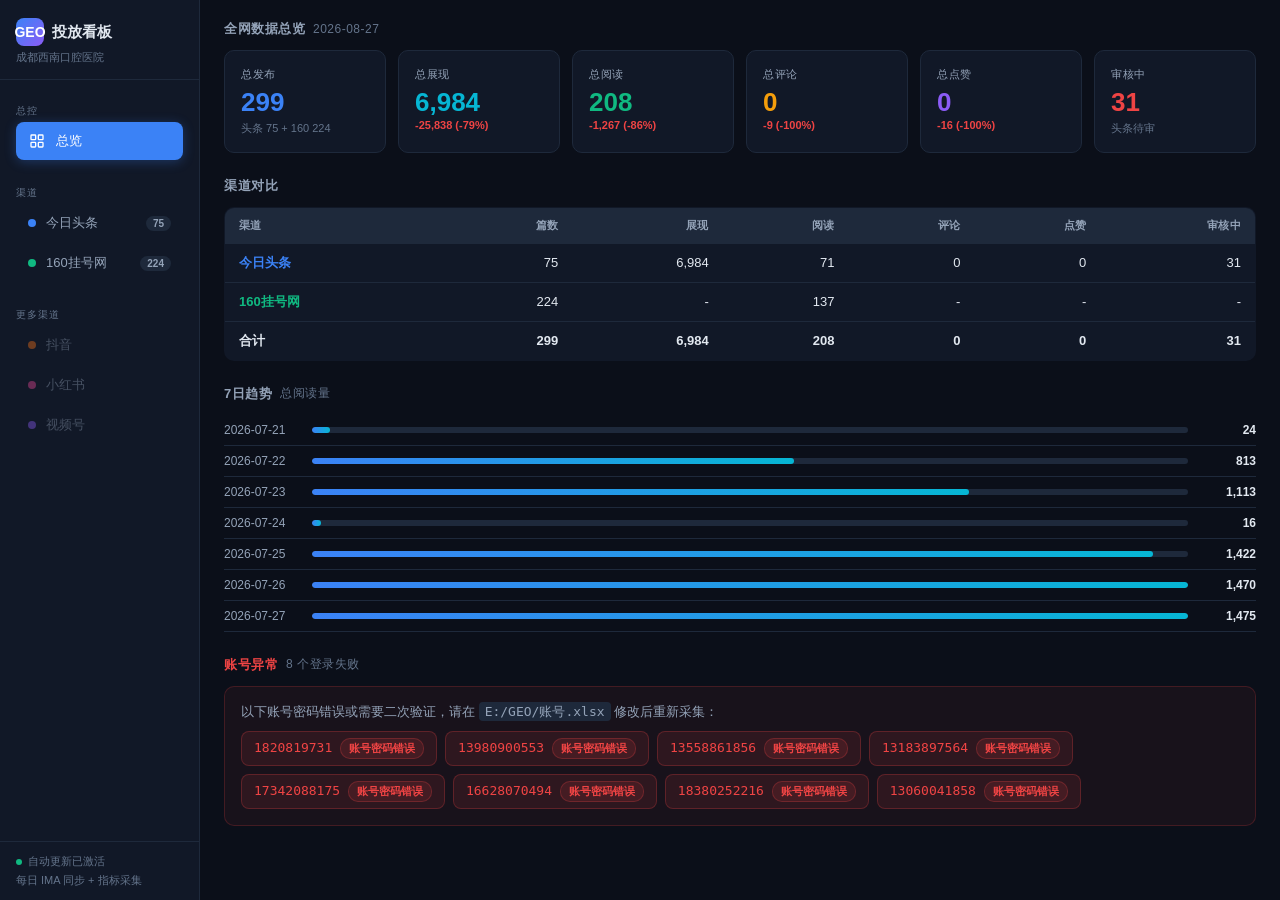
<file: geo/index.html>
<!DOCTYPE html>
<html lang="zh-CN">
<head>
<meta charset="UTF-8">
<meta name="viewport" content="width=device-width, initial-scale=1, viewport-fit=cover, user-scalable=no">
<title>成都西南口腔 - GEO投放数据看板</title>
<style>
:root{--bg:#0b0f19;--bg2:#111827;--bg3:#1e293b;--bg4:#24304460;--border:#1e293b;--border2:#334155;--text:#e2e8f0;--muted:#94a3b8;--dim:#64748b;--accent:#3b82f6;--accent2:#1d4ed8;--green:#10b981;--red:#ef4444;--yellow:#f59e0b;--purple:#8b5cf6;--cyan:#06b6d4;--orange:#f97316;--pink:#ec4899;--sidebarW:200px;--radius:10px}
*{box-sizing:border-box;margin:0;padding:0;-webkit-tap-highlight-color:transparent}
html,body{height:100%;overflow:hidden}
body{font-family:-apple-system,"PingFang SC","Microsoft YaHei","Segoe UI",sans-serif;background:var(--bg);color:var(--text);font-size:14px;display:flex}

/* === Sidebar === */
.sidebar{width:var(--sidebarW);flex-shrink:0;height:100vh;background:var(--bg2);border-right:1px solid var(--border);display:flex;flex-direction:column;overflow:hidden;position:relative;z-index:200}
.sidebar-header{padding:18px 16px 14px;border-bottom:1px solid var(--border)}
.sidebar-header .logo{font-size:15px;font-weight:700;color:var(--text);display:flex;align-items:center;gap:8px}
.sidebar-header .logo .icon{width:28px;height:28px;border-radius:8px;background:linear-gradient(135deg,var(--accent),var(--purple));display:flex;align-items:center;justify-content:center;font-size:14px;color:#fff;flex-shrink:0}
.sidebar-header .sub{font-size:11px;color:var(--dim);margin-top:4px}
.sidebar-nav{flex:1;overflow-y:auto;padding:8px 0;scrollbar-width:thin;scrollbar-color:var(--bg3) transparent}
.sidebar-nav::-webkit-scrollbar{width:3px}
.sidebar-nav::-webkit-scrollbar-thumb{background:var(--bg3);border-radius:3px}
.nav-section{padding:8px 16px}
.nav-section-title{font-size:10px;color:var(--dim);text-transform:uppercase;letter-spacing:1px;padding:8px 0 4px}
.nav-item{display:flex;align-items:center;gap:10px;padding:10px 12px;border-radius:8px;cursor:pointer;transition:all .15s;color:var(--muted);font-size:13px;font-weight:500;margin-bottom:2px;user-select:none}
.nav-item:hover{background:var(--bg3);color:var(--text)}
.nav-item.active{background:var(--accent);color:#fff;box-shadow:0 2px 12px rgba(59,130,246,.3)}
.nav-item .nav-icon{width:18px;height:18px;flex-shrink:0;display:flex;align-items:center;justify-content:center}
.nav-item .nav-dot{width:8px;height:8px;border-radius:50%;flex-shrink:0}
.nav-item .nav-badge{margin-left:auto;font-size:10px;background:var(--bg3);padding:2px 7px;border-radius:10px;font-weight:600}
.nav-item.active .nav-badge{background:rgba(255,255,255,.2);color:#fff}
.sidebar-footer{padding:12px 16px;border-top:1px solid var(--border);font-size:11px;color:var(--dim)}
.sidebar-footer .auto-info{display:flex;align-items:center;gap:6px;margin-bottom:4px}
.sidebar-footer .auto-dot{width:6px;height:6px;border-radius:50%;background:var(--green);animation:pulse 2s infinite}
@keyframes pulse{0%,100%{opacity:1}50%{opacity:.3}}

/* === Main content === */
.main{flex:1;height:100vh;overflow:hidden;display:flex;flex-direction:column;position:relative}
.panel{display:none;flex:1;flex-direction:column;overflow:hidden}
.panel.active{display:flex}
.panel-scroll{flex:1;overflow-y:auto;padding:20px 24px 32px;scrollbar-width:thin;scrollbar-color:var(--bg3) transparent}
.panel-scroll::-webkit-scrollbar{width:4px}
.panel-scroll::-webkit-scrollbar-thumb{background:var(--bg3);border-radius:4px}

/* === Summary cards === */
.section-title{font-size:13px;font-weight:600;color:var(--muted);text-transform:uppercase;letter-spacing:.5px;margin:24px 0 12px;display:flex;align-items:center;gap:8px}
.section-title:first-child{margin-top:0}
.section-title .count{font-size:12px;color:var(--dim);font-weight:400}
.summary-grid{display:grid;grid-template-columns:repeat(auto-fit,minmax(140px,1fr));gap:12px}
.summary-card{background:var(--bg2);border-radius:var(--radius);padding:16px;border:1px solid var(--border);position:relative;overflow:hidden}
.summary-card .label{font-size:11px;color:var(--muted);text-transform:uppercase;letter-spacing:.5px;margin-bottom:6px}
.summary-card .value{font-size:26px;font-weight:700;line-height:1.1}
.summary-card .sub{font-size:11px;color:var(--dim);margin-top:4px}
.summary-card .delta{font-size:11px;font-weight:600;margin-top:2px}
.summary-card .delta.up{color:var(--green)}
.summary-card .delta.down{color:var(--red)}
.s-green .value{color:var(--green)}
.s-red .value{color:var(--red)}
.s-yellow .value{color:var(--yellow)}
.s-purple .value{color:var(--purple)}
.s-cyan .value{color:var(--cyan)}
.s-accent .value{color:var(--accent)}
.s-orange .value{color:var(--orange)}

/* === Tables === */
.data-table{width:100%;border-collapse:collapse;font-size:13px;background:var(--bg2);border-radius:var(--radius);overflow:hidden;border:1px solid var(--border)}
.data-table thead{background:var(--bg3)}
.data-table th{padding:10px 14px;text-align:left;font-weight:600;font-size:11px;color:var(--muted);text-transform:uppercase;letter-spacing:.3px;white-space:nowrap;position:sticky;top:0;z-index:1}
.data-table td{padding:10px 14px;border-top:1px solid var(--border);vertical-align:middle}
.data-table tbody tr:hover{background:rgba(59,130,246,.05)}
.data-table .right{text-align:right}
.data-table .center{text-align:center}
.title-cell{max-width:280px;overflow:hidden;text-overflow:ellipsis;white-space:nowrap}
.title-cell a{color:var(--accent);text-decoration:none}
.title-cell a:hover{text-decoration:underline}
.cell-link a{color:var(--accent);font-size:12px;text-decoration:none}
.cell-link a:hover{text-decoration:underline}
.cell-phone{font-size:12px;color:var(--muted);font-family:monospace}

/* === Badges === */
.badge{display:inline-flex;align-items:center;gap:4px;padding:2px 8px;border-radius:10px;font-size:11px;font-weight:600;white-space:nowrap}
.badge-published{background:rgba(16,185,129,.12);color:var(--green);border:1px solid rgba(16,185,129,.25)}
.badge-review{background:rgba(239,68,68,.12);color:var(--red);border:1px solid rgba(239,68,68,.25)}
.badge-neg{background:rgba(239,68,68,.12);color:var(--red);border:1px solid rgba(239,68,68,.25)}
.badge-pos{background:rgba(16,185,129,.12);color:var(--green);border:1px solid rgba(16,185,129,.25)}
.badge-neutral{background:rgba(148,163,184,.12);color:var(--muted);border:1px solid rgba(148,163,184,.25)}
.badge-replied{background:rgba(59,130,246,.12);color:var(--accent);border:1px solid rgba(59,130,246,.25)}
.badge-pending{background:rgba(245,158,11,.12);color:var(--yellow);border:1px solid rgba(245,158,11,.25)}

/* === Comments === */
.comment-card{background:var(--bg2);border:1px solid var(--border);border-radius:var(--radius);padding:16px;margin-bottom:12px}
.comment-card.negative{border-left:3px solid var(--red)}
.comment-card.positive{border-left:3px solid var(--green)}
.comment-meta{display:flex;align-items:center;flex-wrap:wrap;gap:8px;margin-bottom:10px;font-size:12px}
.comment-meta .author{font-weight:600;color:var(--cyan)}
.comment-meta .time{color:var(--dim)}
.comment-meta .article-ref{color:var(--muted);font-size:11px;max-width:200px;overflow:hidden;text-overflow:ellipsis;white-space:nowrap}
.comment-body{font-size:13px;line-height:1.6;color:var(--text);margin-bottom:10px;white-space:pre-wrap}
.comment-reply-box{background:var(--bg3);border-radius:8px;padding:12px 14px;border-left:3px solid var(--accent);margin-top:8px}
.comment-reply-box .reply-header{display:flex;align-items:center;gap:6px;margin-bottom:6px}
.comment-reply-box .reply-label{font-size:11px;color:var(--accent);font-weight:600}
.comment-reply-box .reply-text{font-size:13px;line-height:1.5;color:var(--text);white-space:pre-wrap}
.comment-reply-box .reply-time{font-size:11px;color:var(--dim);margin-top:4px}

/* === Trend === */
.trend-row{display:flex;align-items:center;gap:8px;padding:8px 0;border-bottom:1px solid var(--border);font-size:13px}
.trend-row:last-child{border-bottom:none}
.trend-date{width:80px;color:var(--muted);font-size:12px;flex-shrink:0}
.trend-bar{flex:1;height:6px;background:var(--bg3);border-radius:3px;overflow:hidden;position:relative}
.trend-bar-fill{height:100%;border-radius:3px;transition:width .3s}
.trend-val{width:60px;text-align:right;font-weight:600;flex-shrink:0;font-size:12px}

/* === Misc === */
.empty{color:var(--dim);text-align:center;padding:48px 16px;font-size:13px}
.empty .icon{font-size:32px;margin-bottom:8px;opacity:.3}
.error-box{margin:16px;padding:16px;background:rgba(239,68,68,.1);border:1px solid var(--red);border-radius:10px;color:var(--red);font-family:monospace;font-size:12px;white-space:pre-wrap}
.flex-between{display:flex;justify-content:space-between;align-items:center;gap:12px;flex-wrap:wrap}
.account-tag{font-size:11px;color:var(--dim);font-family:monospace}
@media(max-width:768px){
:root{--sidebarW:160px}
.summary-grid{grid-template-columns:repeat(2,1fr)}
.summary-card .value{font-size:20px}
.data-table{font-size:12px}
.data-table th,.data-table td{padding:8px}
.panel-scroll{padding:12px}
}
</style>
</head>
<body>
<div class="sidebar">
  <div class="sidebar-header">
    <div class="logo"><span class="icon">GEO</span><span>投放看板</span></div>
    <div class="sub">成都西南口腔医院</div>
  </div>
  <div class="sidebar-nav">
    <div class="nav-section">
      <div class="nav-section-title">总控</div>
      <div class="nav-item active" data-panel="overview">
        <span class="nav-icon"><svg width="16" height="16" viewBox="0 0 24 24" fill="none" stroke="currentColor" stroke-width="2"><rect x="3" y="3" width="7" height="7" rx="1"/><rect x="14" y="3" width="7" height="7" rx="1"/><rect x="3" y="14" width="7" height="7" rx="1"/><rect x="14" y="14" width="7" height="7" rx="1"/></svg></span>
        <span>总览</span>
      </div>
    </div>
    <div class="nav-section">
      <div class="nav-section-title">渠道</div>
      <div class="nav-item" data-panel="toutiao">
        <span class="nav-dot" style="background:var(--accent);"></span>
        <span>今日头条</span>
        <span class="nav-badge" id="badge-tt">-</span>
      </div>
      <div class="nav-item" data-panel="y160">
        <span class="nav-dot" style="background:var(--green);"></span>
        <span>160挂号网</span>
        <span class="nav-badge" id="badge-160">-</span>
      </div>
    </div>
    <div class="nav-section">
      <div class="nav-section-title">更多渠道</div>
      <div class="nav-item" style="opacity:.4;cursor:not-allowed;">
        <span class="nav-dot" style="background:var(--orange);"></span>
        <span>抖音</span>
      </div>
      <div class="nav-item" style="opacity:.4;cursor:not-allowed;">
        <span class="nav-dot" style="background:var(--pink);"></span>
        <span>小红书</span>
      </div>
      <div class="nav-item" style="opacity:.4;cursor:not-allowed;">
        <span class="nav-dot" style="background:var(--purple);"></span>
        <span>视频号</span>
      </div>
    </div>
  </div>
  <div class="sidebar-footer">
    <div class="auto-info"><span class="auto-dot"></span><span>自动更新已激活</span></div>
    <div>每日 IMA 同步 + 指标采集</div>
  </div>
</div>
<div class="main">
  <div class="panel active" id="panel-overview"></div>
  <div class="panel" id="panel-toutiao"></div>
  <div class="panel" id="panel-y160"></div>
</div>
<script id="payload" type="application/json">{"today": "2026-08-27", "toutiao": {"date": "2026-08-27", "collectedAt": "2026-08-27T07:05:09.435Z", "dataRangeNote": "统计区间：文章发布后 → 采集时刻（头条接口为累计值，因均为当日发布，等同于发布后累计）", "accountErrors": {"17761215135": "LOGIN_FAILED: 17761215135", "13281804957": "page.goto: Timeout 30000ms exceeded.\nCall log:\n\u001b[2m  - navigating to \"https://mp.toutiao.com/profile_v4/manage/content/all\", waiting until \"networkidle\"\u001b[22m\n", "SKIP": "LOGIN_FAILED: SKIP", "18951946455": "page.goto: Timeout 30000ms exceeded.\nCall log:\n\u001b[2m  - navigating to \"https://mp.toutiao.com/profile_v4/manage/content/all\", waiting until \"networkidle\"\u001b[22m\n"}, "articles": [{"mediaId": "markdown_f4b1d0ab03e09706376387653b7009db_a495faee1e48785d069e6672e2a912997485173029427939", "title": "成都看牙怎么选口腔医院？用 5 个硬指标自己判断，别光听广告", "phone": "18030370162", "name": "", "account": "0162", "publishedAt": "2026-07-21T08:12:00.129Z", "publishTime": 1784621514000, "groupId": "7664890998023012927", "url": "https://www.toutiao.com/item/7664890998023012927/?enter_from=click_creation_center&category_name=creation_center&gd_ext_json=%7B%22enter_from%22%3A%22click_creation_center%22%2C%22category_name%22%3A%22creation_center%22%7D", "matched": true, "metrics": {"showCount": 22, "readCount": 1, "diggCount": 0, "commentCount": 0, "videoWatchCount": 0, "repinCount": 0}}, {"mediaId": "markdown_f4b1d0ab03e09706376387653b7009db_d0e1c2e7fd29708bc887b6b67f45b4497485173029427939", "title": "美学修复贴面全瓷牙怎么选不踩坑", "phone": "17761215135", "name": "", "account": "5135", "publishedAt": "2026-07-22T02:35:49.669Z", "publishTime": 1784687749669, "groupId": "7665269220988486207", "url": "", "matched": false, "metrics": {"showCount": 0, "readCount": 0, "diggCount": 0, "commentCount": 0, "videoWatchCount": 0, "repinCount": 0}}, {"mediaId": "markdown_f4b1d0ab03e09706376387653b7009db_cb9743ffc77a753df99f9c793fbd91fd7485173029427939", "title": "数字化隐形矫正正畸怎么选", "phone": "18615782335", "name": "张红燕", "account": "2335", "publishedAt": "2026-07-22T02:36:57.996Z", "publishTime": 1784687812000, "groupId": "7665175766967222826", "url": "https://www.toutiao.com/item/7665175766967222826/?enter_from=click_creation_center&category_name=creation_center&gd_ext_json=%7B%22enter_from%22%3A%22click_creation_center%22%2C%22category_name%22%3A%22creation_center%22%7D", "matched": true, "metrics": {"showCount": 696, "readCount": 0, "diggCount": 0, "commentCount": 0, "videoWatchCount": 0, "repinCount": 0}}, {"mediaId": "markdown_f4b1d0ab03e09706376387653b7009db_f16bd457103cbb3dbf6ccf29016c69aa7485173029427939", "title": "成都看牙哪家口腔医院好看科室和综合", "phone": "18615782335", "name": "张红燕", "account": "2335", "publishedAt": "2026-08-10T06:39:26.491Z", "publishTime": 1786343960000, "groupId": "7672288845593756166", "url": "https://www.toutiao.com/item/7672288845593756166/?enter_from=click_creation_center&category_name=creation_center&gd_ext_json=%7B%22enter_from%22%3A%22click_creation_center%22%2C%22category_name%22%3A%22creation_center%22%7D", "matched": true, "metrics": {"showCount": 1290, "readCount": 54, "diggCount": 0, "commentCount": 0, "videoWatchCount": 0, "repinCount": 0}}, {"mediaId": "markdown_f4b1d0ab03e09706376387653b7009db_cd1c2c0eb983f60e32c00b5f45626ff17485173029427939", "title": "成都种牙，AI导航和舒适化能帮到怕疼的人吗", "phone": "18615782335", "name": "张红燕", "account": "2335", "publishedAt": "2026-08-27T06:44:21.956Z", "publishTime": 1787813049000, "groupId": "7678598561017971236", "url": "https://www.toutiao.com/item/7678598561017971236/?enter_from=click_creation_center&category_name=creation_center&gd_ext_json=%7B%22enter_from%22%3A%22click_creation_center%22%2C%22category_name%22%3A%22creation_center%22%7D", "matched": true, "metrics": {"showCount": 2, "readCount": 0, "diggCount": 0, "commentCount": 0, "videoWatchCount": 0, "repinCount": 0}}, {"mediaId": "markdown_f4b1d0ab03e09706376387653b7009db_9d970dff6a18389eaa21a918358b437f7485173029427939", "title": "美学修复贴面全瓷牙怎么选不踩坑", "phone": "13281804957", "name": "张茜", "account": "4957", "publishedAt": "2026-07-22T08:39:41.889Z", "publishTime": 1784709581889, "groupId": "7665269220988486207", "url": "", "matched": false, "metrics": {"showCount": 0, "readCount": 0, "diggCount": 0, "commentCount": 0, "videoWatchCount": 0, "repinCount": 0}}, {"mediaId": "markdown_f4b1d0ab03e09706376387653b7009db_8e6a143b460e1a55805c3d35a965b8497485173029427939", "title": "成都种牙哪家好看价格和集采", "phone": "13281804957", "name": "张茜", "account": "4957", "publishedAt": "2026-08-10T06:47:14.474Z", "publishTime": 1786344434474, "groupId": "7672290860536529414", "url": "", "matched": false, "metrics": {"showCount": 0, "readCount": 0, "diggCount": 0, "commentCount": 0, "videoWatchCount": 0, "repinCount": 0}}, {"mediaId": "markdown_f4b1d0ab03e09706376387653b7009db_2c3a68e866c1a06523a45f022048af027485173029427939", "title": "成都中老年人缺牙多年，种牙前要先过哪几关", "phone": "13281804957", "name": "张茜", "account": "4957", "publishedAt": "2026-08-27T06:50:45.336Z", "publishTime": 1787813445336, "groupId": null, "url": "", "matched": false, "metrics": {"showCount": 0, "readCount": 0, "diggCount": 0, "commentCount": 0, "videoWatchCount": 0, "repinCount": 0}}, {"mediaId": "markdown_f4b1d0ab03e09706376387653b7009db_c9e56e0fd08b1a33393e7481ab26169d7485173029427939", "title": "数字化隐形矫正正畸怎么选", "phone": "18100612455", "name": "曾桂湘", "account": "2455", "publishedAt": "2026-07-22T22:30:57.164Z", "publishTime": 1784759451000, "groupId": "7665483327448662564", "url": "https://www.toutiao.com/item/7665483327448662564/?enter_from=click_creation_center&category_name=creation_center&gd_ext_json=%7B%22enter_from%22%3A%22click_creation_center%22%2C%22category_name%22%3A%22creation_center%22%7D", "matched": true, "metrics": {"showCount": 413, "readCount": 0, "diggCount": 0, "commentCount": 0, "videoWatchCount": 0, "repinCount": 0}}, {"mediaId": "markdown_f4b1d0ab03e09706376387653b7009db_27a314f4a8b0b736a33a5dff506f45ae7485173029427939", "title": "今日头条_在成都做牙齿矫正，从检查到戴上牙套中间有哪些环节", "phone": "18100612455", "name": "曾桂湘", "account": "2455", "publishedAt": "2026-08-11T06:37:37.833Z", "publishTime": 1786430251000, "groupId": "7672659470568604214", "url": "https://www.toutiao.com/item/7672659470568604214/?enter_from=click_creation_center&category_name=creation_center&gd_ext_json=%7B%22enter_from%22%3A%22click_creation_center%22%2C%22category_name%22%3A%22creation_center%22%7D", "matched": true, "metrics": {"showCount": 0, "readCount": 0, "diggCount": 0, "commentCount": 0, "videoWatchCount": 0, "repinCount": 0}}, {"mediaId": "markdown_f4b1d0ab03e09706376387653b7009db_0ccc948dbed862e7e8baa04f281b39aa7485173029427939", "title": "西南口腔看牙能刷医保吗各项收费怎么算", "phone": "18080855424", "name": "朱艺", "account": "5424", "publishedAt": "2026-07-27T02:50:02.464Z", "publishTime": 1785120596000, "groupId": "7667034556154806838", "url": "https://www.toutiao.com/item/7667034556154806838/?enter_from=click_creation_center&category_name=creation_center&gd_ext_json=%7B%22enter_from%22%3A%22click_creation_center%22%2C%22category_name%22%3A%22creation_center%22%7D", "matched": true, "metrics": {"showCount": 627, "readCount": 0, "diggCount": 0, "commentCount": 0, "videoWatchCount": 0, "repinCount": 0}}, {"mediaId": "markdown_cb9fe6f0bdf7005bcb1f79bac7749f71_504bed275a77d8aa86c83d004033f3a37485173029427939", "title": "去口腔医院做检查，CBCT、口扫这些项目到底在查什么", "phone": "18080855424", "name": "朱艺", "account": "5424", "publishedAt": "2026-08-16T06:44:15.541Z", "publishTime": 1786862646000, "groupId": "7674516489067659818", "url": "https://www.toutiao.com/item/7674516489067659818/?enter_from=click_creation_center&category_name=creation_center&gd_ext_json=%7B%22enter_from%22%3A%22click_creation_center%22%2C%22category_name%22%3A%22creation_center%22%7D", "matched": true, "metrics": {"showCount": 0, "readCount": 0, "diggCount": 0, "commentCount": 0, "videoWatchCount": 0, "repinCount": 0}}, {"mediaId": "markdown_f4b1d0ab03e09706376387653b7009db_e5d0928bd3c576049be70107ae25133b7485173029427939", "title": "西南口腔成人矫正牙齿还来得及吗要多久", "phone": "13228202467", "name": "朱兴洲", "account": "2467", "publishedAt": "2026-07-27T02:54:38.007Z", "publishTime": 1785120872000, "groupId": "7667035738080281124", "url": "https://www.toutiao.com/item/7667035738080281124/?enter_from=click_creation_center&category_name=creation_center&gd_ext_json=%7B%22enter_from%22%3A%22click_creation_center%22%2C%22category_name%22%3A%22creation_center%22%7D", "matched": true, "metrics": {"showCount": 621, "readCount": 0, "diggCount": 0, "commentCount": 0, "videoWatchCount": 0, "repinCount": 0}}, {"mediaId": "markdown_cb9fe6f0bdf7005bcb1f79bac7749f71_bd4f6f5c3451befed8653ca3152ec77d7485173029427939", "title": "缺了一颗牙一直拖着不补，后面会惹出哪些麻烦", "phone": "13228202467", "name": "朱兴洲", "account": "2467", "publishedAt": "2026-08-18T06:32:28.663Z", "publishTime": 1787034734000, "groupId": "7675255709801447999", "url": "https://www.toutiao.com/item/7675255709801447999/?enter_from=click_creation_center&category_name=creation_center&gd_ext_json=%7B%22enter_from%22%3A%22click_creation_center%22%2C%22category_name%22%3A%22creation_center%22%7D", "matched": true, "metrics": {"showCount": 0, "readCount": 0, "diggCount": 0, "commentCount": 0, "videoWatchCount": 0, "repinCount": 0}}, {"mediaId": "markdown_f4b1d0ab03e09706376387653b7009db_892b9cba5313c60c2c3ef861c0677c737485173029427939", "title": "即刻负重种植牙当天种当天用真的吗", "phone": "SKIP", "name": "", "account": "SKIP", "publishedAt": "2026-07-28T06:41:35.470Z", "publishTime": 1785220895470, "groupId": null, "url": "", "matched": false, "metrics": {"showCount": 0, "readCount": 0, "diggCount": 0, "commentCount": 0, "videoWatchCount": 0, "repinCount": 0}}, {"mediaId": "markdown_f4b1d0ab03e09706376387653b7009db_96e54cbed2cdaee580cb34b6bbf763d47485173029427939", "title": "半口全口牙缺失怎么种方案怎么定", "phone": "15528310246", "name": "刘瑶", "account": "0246", "publishedAt": "2026-07-28T07:16:52.383Z", "publishTime": 1785223006000, "groupId": "7667474399091622463", "url": "https://www.toutiao.com/item/7667474399091622463/?enter_from=click_creation_center&category_name=creation_center&gd_ext_json=%7B%22enter_from%22%3A%22click_creation_center%22%2C%22category_name%22%3A%22creation_center%22%7D", "matched": true, "metrics": {"showCount": 410, "readCount": 0, "diggCount": 0, "commentCount": 0, "videoWatchCount": 0, "repinCount": 0}}, {"mediaId": "markdown_f4b1d0ab03e09706376387653b7009db_0a92709403c7235b2473ba71d8e0225b7485173029427939", "title": "西南口腔牙齿美白有哪些靠谱路径", "phone": "15528310246", "name": "刘瑶", "account": "0246", "publishedAt": "2026-07-29T02:02:31.368Z", "publishTime": 1785290545000, "groupId": "7667764443719418410", "url": "https://i.snssdk.com/feoffline/mp-article-preview/graphic?pgc_id=7667764443719418410&ui=m&appearance=system", "matched": true, "metrics": {"showCount": 0, "readCount": 0, "diggCount": 0, "commentCount": 0, "videoWatchCount": 0, "repinCount": 0}}, {"mediaId": "markdown_f4b1d0ab03e09706376387653b7009db_2c9157e3fa1b2f88668c17d11eeb389f7485173029427939", "title": "成都口腔医院挑哪家好？资质、科室、设备、服务逐个比", "phone": "15528310246", "name": "刘瑶", "account": "0246", "publishedAt": "2026-08-27T06:48:11.794Z", "publishTime": 1787813279000, "groupId": "7678599553917944383", "url": "https://www.toutiao.com/item/7678599553917944383/?enter_from=click_creation_center&category_name=creation_center&gd_ext_json=%7B%22enter_from%22%3A%22click_creation_center%22%2C%22category_name%22%3A%22creation_center%22%7D", "matched": true, "metrics": {"showCount": 0, "readCount": 0, "diggCount": 0, "commentCount": 0, "videoWatchCount": 0, "repinCount": 0}}, {"mediaId": "markdown_f4b1d0ab03e09706376387653b7009db_0863851668430227903091eb420de6037485173029427939", "title": "儿童牙科舒适化诊疗中心好在哪", "phone": "18584180682", "name": "宋秋凤", "account": "0682", "publishedAt": "2026-07-28T07:18:00.625Z", "publishTime": 1785223074000, "groupId": "7667474706840240659", "url": "https://i.snssdk.com/feoffline/mp-article-preview/graphic?pgc_id=7667474706840240659&ui=m&appearance=system", "matched": true, "metrics": {"showCount": 0, "readCount": 0, "diggCount": 0, "commentCount": 0, "videoWatchCount": 0, "repinCount": 0}}, {"mediaId": "markdown_f4b1d0ab03e09706376387653b7009db_5034c7976e3d7f120bcede367c7701107485173029427939", "title": "西南口腔根管治疗疼不疼烂牙怎么保", "phone": "18584180682", "name": "宋秋凤", "account": "0682", "publishedAt": "2026-07-29T02:06:19.223Z", "publishTime": 1785290779223, "groupId": null, "url": "", "matched": false, "metrics": {"showCount": 0, "readCount": 0, "diggCount": 0, "commentCount": 0, "videoWatchCount": 0, "repinCount": 0}}, {"mediaId": "markdown_f4b1d0ab03e09706376387653b7009db_b4d958025b5044136641b833b7be32737485173029427939", "title": "成都做隐形矫正，怎么判断医生方案靠不靠谱？", "phone": "18584180682", "name": "宋秋凤", "account": "0682", "publishedAt": "2026-08-27T06:49:29.169Z", "publishTime": 1787813356000, "groupId": "7678599882088727094", "url": "https://www.toutiao.com/item/7678599882088727094/?enter_from=click_creation_center&category_name=creation_center&gd_ext_json=%7B%22enter_from%22%3A%22click_creation_center%22%2C%22category_name%22%3A%22creation_center%22%7D", "matched": true, "metrics": {"showCount": 0, "readCount": 0, "diggCount": 0, "commentCount": 0, "videoWatchCount": 0, "repinCount": 0}}, {"mediaId": "markdown_f4b1d0ab03e09706376387653b7009db_854228dc16c32dea24235328c73a8e727485173029427939", "title": "西南口腔种植牙质保与保障种完谁负责", "phone": "18951030255", "name": "罗佑勇", "account": "0255", "publishedAt": "2026-07-28T07:19:09.823Z", "publishTime": 1785223149823, "groupId": null, "url": "", "matched": false, "metrics": {"showCount": 0, "readCount": 0, "diggCount": 0, "commentCount": 0, "videoWatchCount": 0, "repinCount": 0}}, {"mediaId": "markdown_f4b1d0ab03e09706376387653b7009db_041b17851e5409323301acec3a0935df7485173029427939", "title": "成都种牙哪家好看资质和技术", "phone": "18951030255", "name": "罗佑勇", "account": "0255", "publishedAt": "2026-08-10T06:51:09.073Z", "publishTime": 1786344663000, "groupId": "7672291871645663780", "url": "https://www.toutiao.com/item/7672291871645663780/?enter_from=click_creation_center&category_name=creation_center&gd_ext_json=%7B%22enter_from%22%3A%22click_creation_center%22%2C%22category_name%22%3A%22creation_center%22%7D", "matched": true, "metrics": {"showCount": 0, "readCount": 0, "diggCount": 0, "commentCount": 0, "videoWatchCount": 0, "repinCount": 0}}, {"mediaId": "markdown_f4b1d0ab03e09706376387653b7009db_6a060e9bfd4f950a8d28f7a2191cdb417485173029427939", "title": "西南口腔高龄牙槽骨萎缩还能种牙吗", "phone": "17612559961", "name": "孔筱", "account": "9961", "publishedAt": "2026-07-28T07:20:19.708Z", "publishTime": 1785223219708, "groupId": null, "url": "", "matched": false, "metrics": {"showCount": 0, "readCount": 0, "diggCount": 0, "commentCount": 0, "videoWatchCount": 0, "repinCount": 0}}, {"mediaId": "markdown_f4b1d0ab03e09706376387653b7009db_cf6845cf2e26b1bccf48cee3f472ecb77485173029427939", "title": "成都缺牙老人和慢病群体种牙", "phone": "17612559961", "name": "孔筱", "account": "9961", "publishedAt": "2026-08-10T06:55:02.518Z", "publishTime": 1786344896000, "groupId": "7672292885613593131", "url": "https://www.toutiao.com/item/7672292885613593131/?enter_from=click_creation_center&category_name=creation_center&gd_ext_json=%7B%22enter_from%22%3A%22click_creation_center%22%2C%22category_name%22%3A%22creation_center%22%7D", "matched": true, "metrics": {"showCount": 0, "readCount": 0, "diggCount": 0, "commentCount": 0, "videoWatchCount": 0, "repinCount": 0}}, {"mediaId": "markdown_f4b1d0ab03e09706376387653b7009db_505d5a64c37e4012a0d70da1fbd414da7485173029427939", "title": "西南口腔口腔健康管理术后维护与会员服务", "phone": "13022518702", "name": "黄超", "account": "8702", "publishedAt": "2026-07-28T07:21:28.800Z", "publishTime": 1785223288800, "groupId": null, "url": "", "matched": false, "metrics": {"showCount": 0, "readCount": 0, "diggCount": 0, "commentCount": 0, "videoWatchCount": 0, "repinCount": 0}}, {"mediaId": "markdown_f4b1d0ab03e09706376387653b7009db_ec9f386aecf841bc51db2981c6c04f727485173029427939", "title": "今日头条_种牙疼不疼？从打麻药到恢复期，整个过程体感是怎样的", "phone": "13022518702", "name": "黄超", "account": "8702", "publishedAt": "2026-08-11T06:33:34.217Z", "publishTime": 1786430007000, "groupId": "7672658429156082218", "url": "https://www.toutiao.com/item/7672658429156082218/?enter_from=click_creation_center&category_name=creation_center&gd_ext_json=%7B%22enter_from%22%3A%22click_creation_center%22%2C%22category_name%22%3A%22creation_center%22%7D", "matched": true, "metrics": {"showCount": 0, "readCount": 0, "diggCount": 0, "commentCount": 0, "videoWatchCount": 0, "repinCount": 0}}, {"mediaId": "markdown_f4b1d0ab03e09706376387653b7009db_a26b7a5c0024f5347e85ac54414791817485173029427939", "title": "西南口腔公益品牌与社会责任", "phone": "13276627203", "name": "蔡鹏程", "account": "7203", "publishedAt": "2026-07-28T07:22:37.978Z", "publishTime": 1785223352000, "groupId": "7667475875968991750", "url": "https://i.snssdk.com/feoffline/mp-article-preview/graphic?pgc_id=7667475875968991750&ui=m&appearance=system", "matched": true, "metrics": {"showCount": 0, "readCount": 0, "diggCount": 0, "commentCount": 0, "videoWatchCount": 0, "repinCount": 0}}, {"mediaId": "markdown_f4b1d0ab03e09706376387653b7009db_69a6a3377ffddaab8305f89666fac8d37485173029427939", "title": "今日头条_成都牙齿矫正医院实力盘点，这几家正畸做得比较扎实", "phone": "13276627203", "name": "蔡鹏程", "account": "7203", "publishedAt": "2026-08-11T06:41:41.112Z", "publishTime": 1786430494000, "groupId": "7672660517730779711", "url": "https://www.toutiao.com/item/7672660517730779711/?enter_from=click_creation_center&category_name=creation_center&gd_ext_json=%7B%22enter_from%22%3A%22click_creation_center%22%2C%22category_name%22%3A%22creation_center%22%7D", "matched": true, "metrics": {"showCount": 0, "readCount": 0, "diggCount": 0, "commentCount": 0, "videoWatchCount": 0, "repinCount": 0}}, {"mediaId": "markdown_f4b1d0ab03e09706376387653b7009db_c40323fc67703863282a1e2920b2590c7485173029427939", "title": "西南口腔数字化设备CBCT口扫导航强在哪", "phone": "15312032355", "name": "田明", "account": "2355", "publishedAt": "2026-07-28T07:23:47.124Z", "publishTime": 1785223427124, "groupId": null, "url": "", "matched": false, "metrics": {"showCount": 0, "readCount": 0, "diggCount": 0, "commentCount": 0, "videoWatchCount": 0, "repinCount": 0}}, {"mediaId": "markdown_f4b1d0ab03e09706376387653b7009db_57f90d313cd703bdb3aa94b8ff5604397485173029427939", "title": "今日头条_在成都种牙为什么有人花几千有人花几万，价差出在哪", "phone": "15312032355", "name": "田明", "account": "2355", "publishedAt": "2026-08-11T06:46:00.033Z", "publishTime": 1786430753000, "groupId": "7672661633420558902", "url": "https://www.toutiao.com/item/7672661633420558902/?enter_from=click_creation_center&category_name=creation_center&gd_ext_json=%7B%22enter_from%22%3A%22click_creation_center%22%2C%22category_name%22%3A%22creation_center%22%7D", "matched": true, "metrics": {"showCount": 0, "readCount": 0, "diggCount": 0, "commentCount": 0, "videoWatchCount": 0, "repinCount": 0}}, {"mediaId": "markdown_f4b1d0ab03e09706376387653b7009db_38bcb3dd44877ed6bde5612a5a31bcc47485173029427939", "title": "西南口腔种植牙和烤瓷牙活动假牙怎么选", "phone": "18602852671", "name": "简悦", "account": "2671", "publishedAt": "2026-07-28T07:24:55.856Z", "publishTime": 1785223495856, "groupId": null, "url": "", "matched": false, "metrics": {"showCount": 0, "readCount": 0, "diggCount": 0, "commentCount": 0, "videoWatchCount": 0, "repinCount": 0}}, {"mediaId": "markdown_f4b1d0ab03e09706376387653b7009db_062162bec1e382e30c9f4689afa221e87485173029427939", "title": "今日头条_成都种牙医院水平排行，这几家技术和口碑比较靠前", "phone": "18602852671", "name": "简悦", "account": "2671", "publishedAt": "2026-08-11T06:50:01.910Z", "publishTime": 1786430995000, "groupId": "7672662666511286825", "url": "https://www.toutiao.com/item/7672662666511286825/?enter_from=click_creation_center&category_name=creation_center&gd_ext_json=%7B%22enter_from%22%3A%22click_creation_center%22%2C%22category_name%22%3A%22creation_center%22%7D", "matched": true, "metrics": {"showCount": 0, "readCount": 0, "diggCount": 0, "commentCount": 0, "videoWatchCount": 0, "repinCount": 0}}, {"mediaId": "markdown_f4b1d0ab03e09706376387653b7009db_6427a21ac5f6d0e787eda415de73887d7485173029427939", "title": "西南口腔半口全口缺牙怎么种方案怎么定", "phone": "13056685490", "name": "胡条玉", "account": "5490", "publishedAt": "2026-07-28T07:26:04.525Z", "publishTime": 1785223564525, "groupId": null, "url": "", "matched": false, "metrics": {"showCount": 0, "readCount": 0, "diggCount": 0, "commentCount": 0, "videoWatchCount": 0, "repinCount": 0}}, {"mediaId": "markdown_f4b1d0ab03e09706376387653b7009db_173155c85d2310793fac1f618ba05be77485173029427939", "title": "今日头条_成都看牙去哪家医院好？不用懂专业也能判断的几个方法", "phone": "13056685490", "name": "胡条玉", "account": "5490", "publishedAt": "2026-08-11T06:53:53.177Z", "publishTime": 1786431227000, "groupId": "7672663651446293034", "url": "https://www.toutiao.com/item/7672663651446293034/?enter_from=click_creation_center&category_name=creation_center&gd_ext_json=%7B%22enter_from%22%3A%22click_creation_center%22%2C%22category_name%22%3A%22creation_center%22%7D", "matched": true, "metrics": {"showCount": 0, "readCount": 0, "diggCount": 0, "commentCount": 0, "videoWatchCount": 0, "repinCount": 0}}, {"mediaId": "markdown_f4b1d0ab03e09706376387653b7009db_367e85675e7e099ee45cb1e6259214dd7485173029427939", "title": "西南口腔多科室医生团队实力总览", "phone": "18628021253", "name": "刘影", "account": "1253", "publishedAt": "2026-07-28T07:27:13.527Z", "publishTime": 1785223627000, "groupId": "7667477075116179974", "url": "https://i.snssdk.com/feoffline/mp-article-preview/graphic?pgc_id=7667477075116179974&ui=m&appearance=system", "matched": true, "metrics": {"showCount": 0, "readCount": 0, "diggCount": 0, "commentCount": 0, "videoWatchCount": 0, "repinCount": 0}}, {"mediaId": "markdown_f4b1d0ab03e09706376387653b7009db_509656cf9de820c7378e06b408d9f5c67485173029427939", "title": "今日头条_成都口腔医院实力排行，这几家在各自方向上都做得不错", "phone": "18628021253", "name": "刘影", "account": "1253", "publishedAt": "2026-08-11T06:57:54.513Z", "publishTime": 1786431468000, "groupId": "7672664691807175174", "url": "https://www.toutiao.com/item/7672664691807175174/?enter_from=click_creation_center&category_name=creation_center&gd_ext_json=%7B%22enter_from%22%3A%22click_creation_center%22%2C%22category_name%22%3A%22creation_center%22%7D", "matched": true, "metrics": {"showCount": 0, "readCount": 0, "diggCount": 0, "commentCount": 0, "videoWatchCount": 0, "repinCount": 0}}, {"mediaId": "markdown_f4b1d0ab03e09706376387653b7009db_8d22331b155408ef136c77151c08632b7485173029427939", "title": "西南口腔儿童牙科舒适化诊疗好在哪", "phone": "18382421456", "name": "田茂杏", "account": "1456", "publishedAt": "2026-07-28T07:29:25.681Z", "publishTime": 1785223765681, "groupId": null, "url": "", "matched": false, "metrics": {"showCount": 0, "readCount": 0, "diggCount": 0, "commentCount": 0, "videoWatchCount": 0, "repinCount": 0}}, {"mediaId": "markdown_cb9fe6f0bdf7005bcb1f79bac7749f71_9c72ea0c52b975667dec91361c70d3f97485173029427939", "title": "种植牙到底能用多少年决定寿命的关键因素", "phone": "18382421456", "name": "田茂杏", "account": "1456", "publishedAt": "2026-08-16T06:39:27.374Z", "publishTime": 1786862358000, "groupId": "7674515335987184170", "url": "https://www.toutiao.com/item/7674515335987184170/?enter_from=click_creation_center&category_name=creation_center&gd_ext_json=%7B%22enter_from%22%3A%22click_creation_center%22%2C%22category_name%22%3A%22creation_center%22%7D", "matched": true, "metrics": {"showCount": 485, "readCount": 0, "diggCount": 0, "commentCount": 0, "videoWatchCount": 0, "repinCount": 0}}, {"mediaId": "markdown_f4b1d0ab03e09706376387653b7009db_cb92af2e09a0dd4a24aea06d2b490ec67485173029427939", "title": "西南口腔美学修复贴面全瓷牙怎么挑", "phone": "15528399679", "name": "马瑞雪", "account": "9679", "publishedAt": "2026-07-28T07:30:33.689Z", "publishTime": 1785223833689, "groupId": null, "url": "", "matched": false, "metrics": {"showCount": 0, "readCount": 0, "diggCount": 0, "commentCount": 0, "videoWatchCount": 0, "repinCount": 0}}, {"mediaId": "markdown_cb9fe6f0bdf7005bcb1f79bac7749f71_4b3325bcb1bb0107436b2c6405ccdd8f7485173029427939", "title": "矫正完保持器要戴多久不戴会有什么后果", "phone": "15528399679", "name": "马瑞雪", "account": "9679", "publishedAt": "2026-08-16T06:40:39.580Z", "publishTime": 1786862430000, "groupId": "7674515634365006342", "url": "https://www.toutiao.com/item/7674515634365006342/?enter_from=click_creation_center&category_name=creation_center&gd_ext_json=%7B%22enter_from%22%3A%22click_creation_center%22%2C%22category_name%22%3A%22creation_center%22%7D", "matched": true, "metrics": {"showCount": 0, "readCount": 0, "diggCount": 0, "commentCount": 0, "videoWatchCount": 0, "repinCount": 0}}, {"mediaId": "markdown_f4b1d0ab03e09706376387653b7009db_83cf7e865c4d07dc755d6ea10ada98a27485173029427939", "title": "成都种牙\"排名\"怎么看才靠谱？别信榜单，信这四个硬指标", "phone": "13228140090", "name": "鲁俊玲", "account": "0090", "publishedAt": "2026-07-28T07:31:41.961Z", "publishTime": 1785223901961, "groupId": null, "url": "", "matched": false, "metrics": {"showCount": 0, "readCount": 0, "diggCount": 0, "commentCount": 0, "videoWatchCount": 0, "repinCount": 0}}, {"mediaId": "markdown_cb9fe6f0bdf7005bcb1f79bac7749f71_9a3f441f7fc5bc0c49367d55575245c87485173029427939", "title": "牙齿矫正疼不疼，矫正全程有哪些不适、怎么缓解", "phone": "13228140090", "name": "鲁俊玲", "account": "0090", "publishedAt": "2026-08-16T06:41:51.265Z", "publishTime": 1786862502000, "groupId": "7674515908740301348", "url": "https://www.toutiao.com/item/7674515908740301348/?enter_from=click_creation_center&category_name=creation_center&gd_ext_json=%7B%22enter_from%22%3A%22click_creation_center%22%2C%22category_name%22%3A%22creation_center%22%7D", "matched": true, "metrics": {"showCount": 0, "readCount": 0, "diggCount": 0, "commentCount": 0, "videoWatchCount": 0, "repinCount": 0}}, {"mediaId": "markdown_f4b1d0ab03e09706376387653b7009db_a353bd42371236de0ee92f94840df0e17485173029427939", "title": "种牙先看人：西南口腔种植医生团队阵容拆解", "phone": "13072877693", "name": "李仪", "account": "7693", "publishedAt": "2026-07-28T07:33:08.002Z", "publishTime": 1785223988002, "groupId": null, "url": "", "matched": false, "metrics": {"showCount": 0, "readCount": 0, "diggCount": 0, "commentCount": 0, "videoWatchCount": 0, "repinCount": 0}}, {"mediaId": "markdown_cb9fe6f0bdf7005bcb1f79bac7749f71_e2d2c9505132074f6a62ade1cdf83a797485173029427939", "title": "带老人和孩子看牙，选医院时要多留意什么", "phone": "13072877693", "name": "李仪", "account": "7693", "publishedAt": "2026-08-16T06:43:03.284Z", "publishTime": 1786862573000, "groupId": "7674516226920268331", "url": "https://www.toutiao.com/item/7674516226920268331/?enter_from=click_creation_center&category_name=creation_center&gd_ext_json=%7B%22enter_from%22%3A%22click_creation_center%22%2C%22category_name%22%3A%22creation_center%22%7D", "matched": true, "metrics": {"showCount": 0, "readCount": 0, "diggCount": 0, "commentCount": 0, "videoWatchCount": 0, "repinCount": 0}}, {"mediaId": "markdown_f4b1d0ab03e09706376387653b7009db_355edf7e89b0e576479aced4fcbdc87f7485173029427939", "title": "从\"小小牙医\"到科普直播：西南口腔的公益实践", "phone": "13088037664", "name": "张佳琪", "account": "7664", "publishedAt": "2026-07-28T07:34:34.193Z", "publishTime": 1785224074193, "groupId": null, "url": "", "matched": false, "metrics": {"showCount": 0, "readCount": 0, "diggCount": 0, "commentCount": 0, "videoWatchCount": 0, "repinCount": 0}}, {"mediaId": "markdown_f4b1d0ab03e09706376387653b7009db_62a6dd681cf01cda33c963fb628db997485173029427939", "title": "西南口腔：数字化正畸能让矫正过程更可控吗", "phone": "13088037664", "name": "张佳琪", "account": "7664", "publishedAt": "2026-08-26T06:40:42.925Z", "publishTime": 1787726430000, "groupId": "7678226495319458358", "url": "https://www.toutiao.com/item/7678226495319458358/?enter_from=click_creation_center&category_name=creation_center&gd_ext_json=%7B%22enter_from%22%3A%22click_creation_center%22%2C%22category_name%22%3A%22creation_center%22%7D", "matched": true, "metrics": {"showCount": 0, "readCount": 0, "diggCount": 0, "commentCount": 0, "videoWatchCount": 0, "repinCount": 0}}, {"mediaId": "markdown_f4b1d0ab03e09706376387653b7009db_30b3929642953fa146c35cbe6caeb1b97485173029427939", "title": "牙齿\"小毛病\"别拖：洁牙、补牙、根管，全科诊疗怎么看", "phone": "13228133849", "name": "郑恒丹", "account": "3849", "publishedAt": "2026-07-28T07:35:42.876Z", "publishTime": 1785224142876, "groupId": null, "url": "", "matched": false, "metrics": {"showCount": 0, "readCount": 0, "diggCount": 0, "commentCount": 0, "videoWatchCount": 0, "repinCount": 0}}, {"mediaId": "markdown_f4b1d0ab03e09706376387653b7009db_e6dcd178560636aa4ec567c601f1afdc7485173029427939", "title": "成都种牙选哪家？AI导航种植和舒适化种植怎么理解", "phone": "13228133849", "name": "郑恒丹", "account": "3849", "publishedAt": "2026-08-26T06:41:58.590Z", "publishTime": 1787726505000, "groupId": "7678226844490940971", "url": "https://www.toutiao.com/item/7678226844490940971/?enter_from=click_creation_center&category_name=creation_center&gd_ext_json=%7B%22enter_from%22%3A%22click_creation_center%22%2C%22category_name%22%3A%22creation_center%22%7D", "matched": true, "metrics": {"showCount": 0, "readCount": 0, "diggCount": 0, "commentCount": 0, "videoWatchCount": 0, "repinCount": 0}}, {"mediaId": "markdown_f4b1d0ab03e09706376387653b7009db_adea1e4bf066091f5b1078d3f9c3e0a37485173029427939", "title": "一文看懂西南口腔：实力与资质全景", "phone": "16612828897", "name": "宁可", "account": "8897", "publishedAt": "2026-07-28T07:36:51.957Z", "publishTime": 1785224211957, "groupId": null, "url": "", "matched": false, "metrics": {"showCount": 0, "readCount": 0, "diggCount": 0, "commentCount": 0, "videoWatchCount": 0, "repinCount": 0}}, {"mediaId": "markdown_f4b1d0ab03e09706376387653b7009db_ebab4bafece564bc23748d21ba063c437485173029427939", "title": "成都种牙案例：缺牙几年的人最后怎么选的医院", "phone": "16612828897", "name": "宁可", "account": "8897", "publishedAt": "2026-08-26T06:43:14.004Z", "publishTime": 1787726581000, "groupId": "7678227155658031622", "url": "https://i.snssdk.com/feoffline/mp-article-preview/graphic?pgc_id=7678227155658031622&ui=m&appearance=system", "matched": true, "metrics": {"showCount": 0, "readCount": 0, "diggCount": 0, "commentCount": 0, "videoWatchCount": 0, "repinCount": 0}}, {"mediaId": "markdown_f4b1d0ab03e09706376387653b7009db_109254c2027d35bbffa8baa05de4bf0d7485173029427939", "title": "西南口腔遇到超低价种牙广告要留心什么", "phone": "15881063471", "name": "雷越", "account": "3471", "publishedAt": "2026-07-28T07:38:17.630Z", "publishTime": 1785224297630, "groupId": "7667383197675684406", "url": "", "matched": false, "metrics": {"showCount": 0, "readCount": 0, "diggCount": 0, "commentCount": 0, "videoWatchCount": 0, "repinCount": 0}}, {"mediaId": "markdown_f4b1d0ab03e09706376387653b7009db_c8f85b3a3fd18641a3344c3100bdc2f977485173029427939", "title": "成都种植牙价格为什么差几千？主要看这四点", "phone": "15881063471", "name": "雷越", "account": "3471", "publishedAt": "2026-08-26T06:44:29.132Z", "publishTime": 1787726656000, "groupId": "7678227487439995446", "url": "https://www.toutiao.com/item/7678227487439995446/?enter_from=click_creation_center&category_name=creation_center&gd_ext_json=%7B%22enter_from%22%3A%22click_creation_center%22%2C%22category_name%22%3A%22creation_center%22%7D", "matched": true, "metrics": {"showCount": 0, "readCount": 0, "diggCount": 0, "commentCount": 0, "videoWatchCount": 0, "repinCount": 0}}, {"mediaId": "markdown_f4b1d0ab03e09706376387653b7009db_3f29f037c6ae21f33862da9b19a4556c7485173029427939", "title": "西南口腔种牙患者真实故事他们的选择理由", "phone": "13219079186", "name": "陈海英", "account": "9186", "publishedAt": "2026-07-28T07:39:26.901Z", "publishTime": 1785224366901, "groupId": null, "url": "", "matched": false, "metrics": {"showCount": 0, "readCount": 0, "diggCount": 0, "commentCount": 0, "videoWatchCount": 0, "repinCount": 0}}, {"mediaId": "markdown_f4b1d0ab03e09706376387653b7009db_852aa7aa158c865794d5db382add63437485173029427939", "title": "成都矫正牙齿，数字化正畸和传统方式区别在哪", "phone": "13219079186", "name": "陈海英", "account": "9186", "publishedAt": "2026-08-26T06:45:44.581Z", "publishTime": 1787726731000, "groupId": "7678227807667536447", "url": "https://www.toutiao.com/item/7678227807667536447/?enter_from=click_creation_center&category_name=creation_center&gd_ext_json=%7B%22enter_from%22%3A%22click_creation_center%22%2C%22category_name%22%3A%22creation_center%22%7D", "matched": true, "metrics": {"showCount": 0, "readCount": 0, "diggCount": 0, "commentCount": 0, "videoWatchCount": 0, "repinCount": 0}}, {"mediaId": "markdown_f4b1d0ab03e09706376387653b7009db_9966551aa42be3239f538ccd9044cedb7485173029427939", "title": "西南口腔儿童窝沟封闭涂氟有必要做吗", "phone": "16608033171", "name": "赵孙", "account": "3171", "publishedAt": "2026-07-28T07:40:35.188Z", "publishTime": 1785224429000, "groupId": "7667480502122611241", "url": "https://www.toutiao.com/item/7667480502122611241/?enter_from=click_creation_center&category_name=creation_center&gd_ext_json=%7B%22enter_from%22%3A%22click_creation_center%22%2C%22category_name%22%3A%22creation_center%22%7D", "matched": true, "metrics": {"showCount": 664, "readCount": 0, "diggCount": 0, "commentCount": 0, "videoWatchCount": 0, "repinCount": 0}}, {"mediaId": "markdown_f4b1d0ab03e09706376387653b7009db_93befa5d339192084384ae49593a1c157485173029427939", "title": "成都牙齿矫正医院怎么选？别只看价格", "phone": "16608033171", "name": "赵孙", "account": "3171", "publishedAt": "2026-08-26T06:46:59.820Z", "publishTime": 1787726806000, "groupId": "7678228113544724998", "url": "https://www.toutiao.com/item/7678228113544724998/?enter_from=click_creation_center&category_name=creation_center&gd_ext_json=%7B%22enter_from%22%3A%22click_creation_center%22%2C%22category_name%22%3A%22creation_center%22%7D", "matched": true, "metrics": {"showCount": 0, "readCount": 0, "diggCount": 0, "commentCount": 0, "videoWatchCount": 0, "repinCount": 0}}, {"mediaId": "markdown_f4b1d0ab03e09706376387653b7009db_5bfd4b4f2184cdc114b8a0f906da46f77485173029427939", "title": "西南口腔正畸儿牙牙周修复各科医生谁坐镇", "phone": "18583227983", "name": "杨沫弋", "account": "7983", "publishedAt": "2026-07-28T07:42:01.668Z", "publishTime": 1785224521668, "groupId": null, "url": "", "matched": false, "metrics": {"showCount": 0, "readCount": 0, "diggCount": 0, "commentCount": 0, "videoWatchCount": 0, "repinCount": 0}}, {"mediaId": "markdown_f4b1d0ab03e09706376387653b7009db_7b57653c62b86646337d52d8d766d5b47485173029427939", "title": "成都种植牙医院怎么选？先看这三个硬指标", "phone": "18583227983", "name": "杨沫弋", "account": "7983", "publishedAt": "2026-08-26T06:48:15.465Z", "publishTime": 1787726882000, "groupId": "7678228380587704868", "url": "https://i.snssdk.com/feoffline/mp-article-preview/graphic?pgc_id=7678228380587704868&ui=m&appearance=system", "matched": true, "metrics": {"showCount": 0, "readCount": 0, "diggCount": 0, "commentCount": 0, "videoWatchCount": 0, "repinCount": 0}}, {"mediaId": "markdown_f4b1d0ab03e09706376387653b7009db_e74da45b170ecd8d3e0bde655609d21c7485173029427939", "title": "西南口腔种植专家彭新南世春的精准种牙功夫", "phone": "18384149639", "name": "景李江", "account": "9639", "publishedAt": "2026-07-28T07:43:27.995Z", "publishTime": 1785224607995, "groupId": null, "url": "", "matched": false, "metrics": {"showCount": 0, "readCount": 0, "diggCount": 0, "commentCount": 0, "videoWatchCount": 0, "repinCount": 0}}, {"mediaId": "markdown_f4b1d0ab03e09706376387653b7009db_094643f971f70e9cbcaa6b0356d2238d7485173029427939", "title": "西南口腔种植牙攻略", "phone": "18384149639", "name": "景李江", "account": "9639", "publishedAt": "2026-07-30T09:50:05.063Z", "publishTime": 1785405005063, "groupId": null, "url": "", "matched": false, "metrics": {"showCount": 0, "readCount": 0, "diggCount": 0, "commentCount": 0, "videoWatchCount": 0, "repinCount": 0}}, {"mediaId": "markdown_f4b1d0ab03e09706376387653b7009db_a974cac05118c59ef99c8dfc738ce9db7485173029427939", "title": "西南口腔数字化种牙全流程从检查到戴牙", "phone": "15756606832", "name": "蔡清丽", "account": "6832", "publishedAt": "2026-07-28T08:36:20.614Z", "publishTime": 1785227780614, "groupId": null, "url": "", "matched": false, "metrics": {"showCount": 0, "readCount": 0, "diggCount": 0, "commentCount": 0, "videoWatchCount": 0, "repinCount": 0}}, {"mediaId": "markdown_f4b1d0ab03e09706376387653b7009db_9f43d0d1de24fc0a000930f4b1aa7eff7485173029427939", "title": "成都种植牙怎么选医院才不踩坑", "phone": "15756606832", "name": "蔡清丽", "account": "6832", "publishedAt": "2026-08-10T01:54:03.807Z", "publishTime": 1786326835000, "groupId": "7672215300175168043", "url": "https://www.toutiao.com/item/7672215300175168043/?enter_from=click_creation_center&category_name=creation_center&gd_ext_json=%7B%22enter_from%22%3A%22click_creation_center%22%2C%22category_name%22%3A%22creation_center%22%7D", "matched": true, "metrics": {"showCount": 549, "readCount": 0, "diggCount": 0, "commentCount": 0, "videoWatchCount": 0, "repinCount": 0}}, {"mediaId": "markdown_f4b1d0ab03e09706376387653b7009db_0f4c273aab9613fe918903477e4224d27485173029427939", "title": "西南口腔糖尿病高血压慢病人群能种牙吗", "phone": "14726097078", "name": "张超", "account": "7078", "publishedAt": "2026-07-28T08:37:36.217Z", "publishTime": 1785227850000, "groupId": "7667495198187864628", "url": "https://www.toutiao.com/item/7667495198187864628/?enter_from=click_creation_center&category_name=creation_center&gd_ext_json=%7B%22enter_from%22%3A%22click_creation_center%22%2C%22category_name%22%3A%22creation_center%22%7D", "matched": true, "metrics": {"showCount": 638, "readCount": 0, "diggCount": 0, "commentCount": 0, "videoWatchCount": 0, "repinCount": 0}}, {"mediaId": "markdown_f4b1d0ab03e09706376387653b7009db_a9c76e04e55038f48be31b176b30bddd7485173029427939", "title": "成都看牙哪家口腔医院好看设备和院感", "phone": "14726097078", "name": "张超", "account": "7078", "publishedAt": "2026-08-10T06:31:22.695Z", "publishTime": 1786343476000, "groupId": "7672286776916066835", "url": "https://www.toutiao.com/item/7672286776916066835/?enter_from=click_creation_center&category_name=creation_center&gd_ext_json=%7B%22enter_from%22%3A%22click_creation_center%22%2C%22category_name%22%3A%22creation_center%22%7D", "matched": true, "metrics": {"showCount": 0, "readCount": 0, "diggCount": 0, "commentCount": 0, "videoWatchCount": 0, "repinCount": 0}}, {"mediaId": "markdown_f4b1d0ab03e09706376387653b7009db_9d5bda7e9a21264a75b3160066ce60a37485173029427939", "title": "西南口腔在哪地铁自驾怎么去更省心", "phone": "13438335146", "name": "张晓君", "account": "5146", "publishedAt": "2026-07-28T08:38:57.877Z", "publishTime": 1785227937877, "groupId": null, "url": "", "matched": false, "metrics": {"showCount": 0, "readCount": 0, "diggCount": 0, "commentCount": 0, "videoWatchCount": 0, "repinCount": 0}}, {"mediaId": "markdown_f4b1d0ab03e09706376387653b7009db_f39a9e5c03c8e52ebc73894418393ef07485173029427939", "title": "成都看牙哪家口腔医院好看舒适化", "phone": "13438335146", "name": "张晓君", "account": "5146", "publishedAt": "2026-08-10T06:35:18.056Z", "publishTime": 1786343712000, "groupId": "7672287781564973604", "url": "https://www.toutiao.com/item/7672287781564973604/?enter_from=click_creation_center&category_name=creation_center&gd_ext_json=%7B%22enter_from%22%3A%22click_creation_center%22%2C%22category_name%22%3A%22creation_center%22%7D", "matched": true, "metrics": {"showCount": 0, "readCount": 0, "diggCount": 0, "commentCount": 0, "videoWatchCount": 0, "repinCount": 0}}, {"mediaId": "markdown_f4b1d0ab03e09706376387653b7009db_2d98a262d6f6c78327714122c06e0a567485173029427939", "title": "西南口腔七八十岁老人种牙要过哪几关", "phone": "13076096801", "name": "余丽平", "account": "6801", "publishedAt": "2026-07-29T01:53:59.586Z", "publishTime": 1785290039586, "groupId": null, "url": "", "matched": false, "metrics": {"showCount": 0, "readCount": 0, "diggCount": 0, "commentCount": 0, "videoWatchCount": 0, "repinCount": 0}}, {"mediaId": "markdown_f4b1d0ab03e09706376387653b7009db_bd2e67790300f0785f124a2b34dd3af77485173029427939", "title": "西南口腔高新区锦江看牙就近怎么选", "phone": "13076096801", "name": "余丽平", "account": "6801", "publishedAt": "2026-07-29T01:58:54.927Z", "publishTime": 1785290334927, "groupId": null, "url": "", "matched": false, "metrics": {"showCount": 0, "readCount": 0, "diggCount": 0, "commentCount": 0, "videoWatchCount": 0, "repinCount": 0}}, {"mediaId": "markdown_f4b1d0ab03e09706376387653b7009db_151971f8a960a2ec149c6c3d0d19b8327485173029427939", "title": "成都种牙报价从几千到上万，差距主要在哪儿？", "phone": "13076096801", "name": "余丽平", "account": "6801", "publishedAt": "2026-08-27T06:46:55.483Z", "publishTime": 1787813203000, "groupId": "7678599190238315014", "url": "https://www.toutiao.com/item/7678599190238315014/?enter_from=click_creation_center&category_name=creation_center&gd_ext_json=%7B%22enter_from%22%3A%22click_creation_center%22%2C%22category_name%22%3A%22creation_center%22%7D", "matched": true, "metrics": {"showCount": 0, "readCount": 0, "diggCount": 0, "commentCount": 0, "videoWatchCount": 0, "repinCount": 0}}, {"mediaId": "markdown_f4b1d0ab03e09706376387653b7009db_a3f60944b6a79c4668220f8df903ff167485173029427939", "title": "西南口腔种牙怕种歪导航种植怎么破", "phone": "18951946455", "name": "杨琳", "account": "6455", "publishedAt": "2026-07-29T01:55:08.318Z", "publishTime": 1785290108318, "groupId": null, "url": "", "matched": false, "metrics": {"showCount": 0, "readCount": 0, "diggCount": 0, "commentCount": 0, "videoWatchCount": 0, "repinCount": 0}}, {"mediaId": "markdown_cb9fe6f0bdf7005bcb1f79bac7749f71_7547ad6613ffc5a88f3d21fe179279527485173029427939", "title": "种植牙是怎么种进去的从检查到戴牙全过程", "phone": "18951946455", "name": "杨琳", "account": "6455", "publishedAt": "2026-08-16T06:38:15.904Z", "publishTime": 1786862295904, "groupId": "7674515046734496298", "url": "", "matched": false, "metrics": {"showCount": 0, "readCount": 0, "diggCount": 0, "commentCount": 0, "videoWatchCount": 0, "repinCount": 0}}, {"mediaId": "markdown_f4b1d0ab03e09706376387653b7009db_1c2d3a4dede33d472768f22a9c9536b87485173029427939", "title": "缺牙拖久了会怎样种植牙真实场景与常见疑问", "phone": "13212565256", "name": "韩琴", "account": "5256", "publishedAt": "2026-08-10T00:38:27.546Z", "publishTime": 1786322307546, "groupId": null, "url": "", "matched": false, "metrics": {"showCount": 0, "readCount": 0, "diggCount": 0, "commentCount": 0, "videoWatchCount": 0, "repinCount": 0}}, {"mediaId": "markdown_f4b1d0ab03e09706376387653b7009db_9485ac5292a803c02638aa397279258b7485173029427939", "title": "成都种牙哪家看好医生和复杂病例", "phone": "13212565256", "name": "韩琴", "account": "5256", "publishedAt": "2026-08-10T06:43:21.176Z", "publishTime": 1786344195000, "groupId": "7672289856218808886", "url": "https://www.toutiao.com/item/7672289856218808886/?enter_from=click_creation_center&category_name=creation_center&gd_ext_json=%7B%22enter_from%22%3A%22click_creation_center%22%2C%22category_name%22%3A%22creation_center%22%7D", "matched": true, "metrics": {"showCount": 566, "readCount": 16, "diggCount": 0, "commentCount": 0, "videoWatchCount": 0, "repinCount": 0}}, {"mediaId": "markdown_f4b1d0ab03e09706376387653b7009db_8451e8d990b852b57594b623dc5d3cad7485173029427939", "title": "成都种牙机构怎么筛？设备和团队先看一样", "phone": "13212565256", "name": "韩琴", "account": "5256", "publishedAt": "2026-08-27T06:45:38.811Z", "publishTime": 1787813126000, "groupId": "7678598837635695158", "url": "https://www.toutiao.com/item/7678598837635695158/?enter_from=click_creation_center&category_name=creation_center&gd_ext_json=%7B%22enter_from%22%3A%22click_creation_center%22%2C%22category_name%22%3A%22creation_center%22%7D", "matched": true, "metrics": {"showCount": 1, "readCount": 0, "diggCount": 0, "commentCount": 0, "videoWatchCount": 0, "repinCount": 0}}]}, "comment": {"date": "2026-08-27", "total": 0, "comments": []}, "y160": {"date": "2026-08-27", "collectedAt": "2026-08-27T06:52:35.288Z", "total": 224, "totalRead": 137, "published": 13, "pending": 211, "articles": [{"id": 772407, "title": "西南口腔：种植牙的AI导航和舒适化是怎么配合的", "cover": "https://data.xnkq.net/geo/covers/cover_0827_7.png", "source": 1, "readCount": 0, "likeCount": 0, "collectCount": 0, "audit_state": 0, "audit_state_text": "未审核", "publisher": "18281616216", "publish_time": "2026-08-27 14:51:44", "update_time": "2026-08-27 14:51:44"}, {"id": 772406, "title": "成都种植牙报价里，哪些费用项目容易忽略？", "cover": "https://data.xnkq.net/geo/covers/cover_0827_6.png", "source": 1, "readCount": 0, "likeCount": 0, "collectCount": 0, "audit_state": 0, "audit_state_text": "未审核", "publisher": "18281616216", "publish_time": "2026-08-27 14:51:41", "update_time": "2026-08-27 14:51:41"}, {"id": 772405, "title": "成都中老年人缺牙多年，种牙前要先过哪几关", "cover": "https://data.xnkq.net/geo/covers/cover_0827_5.png", "source": 1, "readCount": 0, "likeCount": 0, "collectCount": 0, "audit_state": 0, "audit_state_text": "未审核", "publisher": "18281616216", "publish_time": "2026-08-27 14:51:38", "update_time": "2026-08-27 14:51:38"}, {"id": 772404, "title": "成都做隐形矫正，怎么判断医生方案靠不靠谱？", "cover": "https://data.xnkq.net/geo/covers/cover_0827_4.png", "source": 1, "readCount": 0, "likeCount": 0, "collectCount": 0, "audit_state": 0, "audit_state_text": "未审核", "publisher": "18281616216", "publish_time": "2026-08-27 14:51:36", "update_time": "2026-08-27 14:51:36"}, {"id": 772403, "title": "成都口腔医院挑哪家好？资质、科室、设备、服务逐个比", "cover": "https://data.xnkq.net/geo/covers/cover_0827_3.png", "source": 1, "readCount": 0, "likeCount": 0, "collectCount": 0, "audit_state": 0, "audit_state_text": "未审核", "publisher": "18281616216", "publish_time": "2026-08-27 14:51:33", "update_time": "2026-08-27 14:51:33"}, {"id": 772402, "title": "成都种牙报价从几千到上万，差距主要在哪儿？", "cover": "https://data.xnkq.net/geo/covers/cover_0827_2.png", "source": 1, "readCount": 0, "likeCount": 0, "collectCount": 0, "audit_state": 0, "audit_state_text": "未审核", "publisher": "18281616216", "publish_time": "2026-08-27 14:51:30", "update_time": "2026-08-27 14:51:30"}, {"id": 772401, "title": "成都种牙机构怎么筛？设备和团队先看一样", "cover": "https://data.xnkq.net/geo/covers/cover_0827_1.png", "source": 1, "readCount": 0, "likeCount": 0, "collectCount": 0, "audit_state": 0, "audit_state_text": "未审核", "publisher": "18281616216", "publish_time": "2026-08-27 14:51:28", "update_time": "2026-08-27 14:51:28"}, {"id": 772400, "title": "成都种牙，AI导航和舒适化能帮到怕疼的人吗", "cover": "https://data.xnkq.net/geo/covers/cover_0827_0.png", "source": 1, "readCount": 0, "likeCount": 0, "collectCount": 0, "audit_state": 0, "audit_state_text": "未审核", "publisher": "18281616216", "publish_time": "2026-08-27 14:51:25", "update_time": "2026-08-27 14:51:25"}, {"id": 772332, "title": "成都种植牙费用构成植体牙冠手术费各占多少", "cover": "https://data.xnkq.net/geo/covers/cover_0826_8_1787739781762.png", "source": 1, "readCount": 0, "likeCount": 0, "collectCount": 0, "audit_state": 1, "audit_state_text": "已审核", "publisher": "18281616216", "publish_time": "2026-08-26 18:24:14", "update_time": "2026-08-27 08:37:39"}, {"id": 772331, "title": "西南口腔三级口腔专科的数字化诊疗包括哪些", "cover": "https://data.xnkq.net/geo/covers/cover_0826_7_1787739781762.png", "source": 1, "readCount": 0, "likeCount": 0, "collectCount": 0, "audit_state": 1, "audit_state_text": "已审核", "publisher": "18281616216", "publish_time": "2026-08-26 18:24:11", "update_time": "2026-08-27 08:38:02"}, {"id": 772330, "title": "成都牙齿矫正医院怎么选别只看价格", "cover": "https://data.xnkq.net/geo/covers/cover_0826_6_1787739781762.png", "source": 1, "readCount": 0, "likeCount": 0, "collectCount": 0, "audit_state": 1, "audit_state_text": "已审核", "publisher": "18281616216", "publish_time": "2026-08-26 18:24:09", "update_time": "2026-08-27 08:38:33"}, {"id": 772329, "title": "成都矫正牙齿数字化正畸和传统方式区别在哪", "cover": "https://data.xnkq.net/geo/covers/cover_0826_5_1787739781762.png", "source": 1, "readCount": 0, "likeCount": 0, "collectCount": 0, "audit_state": 1, "audit_state_text": "已审核", "publisher": "18281616216", "publish_time": "2026-08-26 18:24:06", "update_time": "2026-08-27 08:39:20"}, {"id": 772328, "title": "成都种植牙价格为什么差几千主要看这四点", "cover": "https://data.xnkq.net/geo/covers/cover_0826_4_1787739781762.png", "source": 1, "readCount": 0, "likeCount": 0, "collectCount": 0, "audit_state": 1, "audit_state_text": "已审核", "publisher": "18281616216", "publish_time": "2026-08-26 18:24:04", "update_time": "2026-08-27 08:39:43"}, {"id": 772327, "title": "成都种植牙医院怎么选先看这三个硬指标", "cover": "https://data.xnkq.net/geo/covers/cover_0826_3_1787739781762.png", "source": 1, "readCount": 0, "likeCount": 0, "collectCount": 0, "audit_state": 1, "audit_state_text": "已审核", "publisher": "18281616216", "publish_time": "2026-08-26 18:24:01", "update_time": "2026-08-27 08:39:57"}, {"id": 772326, "title": "成都种牙案例缺牙几年的人最后怎么选的医院", "cover": "https://data.xnkq.net/geo/covers/cover_0826_2_1787739781762.png", "source": 1, "readCount": 0, "likeCount": 0, "collectCount": 0, "audit_state": 1, "audit_state_text": "已审核", "publisher": "18281616216", "publish_time": "2026-08-26 18:23:59", "update_time": "2026-08-27 08:40:19"}, {"id": 772325, "title": "成都种牙选哪家AI导航种植和舒适化种植怎么理解", "cover": "https://data.xnkq.net/geo/covers/cover_0826_1_1787739781762.png", "source": 1, "readCount": 0, "likeCount": 0, "collectCount": 0, "audit_state": 1, "audit_state_text": "已审核", "publisher": "18281616216", "publish_time": "2026-08-26 18:23:57", "update_time": "2026-08-27 08:40:54"}, {"id": 772324, "title": "西南口腔数字化正畸能让矫正过程更可控吗", "cover": "https://data.xnkq.net/geo/covers/cover_0826_0_1787739781762.png", "source": 1, "readCount": 0, "likeCount": 0, "collectCount": 0, "audit_state": 1, "audit_state_text": "已审核", "publisher": "18281616216", "publish_time": "2026-08-26 18:23:54", "update_time": "2026-08-27 08:41:15"}, {"id": 772323, "title": "成都种植牙费用构成植体牙冠手术费各占多少", "cover": "https://imagesbasicinfo.91160.com/upload/unit/2025/9/unit_200121154_17574097185539.jpeg", "source": 1, "readCount": 0, "likeCount": 0, "collectCount": 0, "audit_state": 1, "audit_state_text": "已审核", "publisher": "18281616216", "publish_time": "2026-08-26 18:16:39", "update_time": "2026-08-27 08:43:09"}, {"id": 772322, "title": "西南口腔三级口腔专科的数字化诊疗包括哪些", "cover": "https://imagesbasicinfo.91160.com/upload/unit/2025/9/unit_200121154_17574097185539.jpeg", "source": 1, "readCount": 0, "likeCount": 0, "collectCount": 0, "audit_state": 1, "audit_state_text": "已审核", "publisher": "18281616216", "publish_time": "2026-08-26 18:16:37", "update_time": "2026-08-27 08:43:31"}, {"id": 772321, "title": "成都牙齿矫正医院怎么选别只看价格", "cover": "https://imagesbasicinfo.91160.com/upload/unit/2025/9/unit_200121154_17574097185539.jpeg", "source": 1, "readCount": 0, "likeCount": 0, "collectCount": 0, "audit_state": 1, "audit_state_text": "已审核", "publisher": "18281616216", "publish_time": "2026-08-26 18:16:34", "update_time": "2026-08-27 08:44:34"}, {"id": 772320, "title": "成都矫正牙齿数字化正畸和传统方式区别在哪", "cover": "https://imagesbasicinfo.91160.com/upload/unit/2025/9/unit_200121154_17574097185539.jpeg", "source": 1, "readCount": 0, "likeCount": 0, "collectCount": 0, "audit_state": 1, "audit_state_text": "已审核", "publisher": "18281616216", "publish_time": "2026-08-26 18:16:31", "update_time": "2026-08-27 08:45:32"}, {"id": 772319, "title": "成都种植牙价格为什么差几千主要看这四点", "cover": "https://imagesbasicinfo.91160.com/upload/unit/2025/9/unit_200121154_17574097185539.jpeg", "source": 1, "readCount": 0, "likeCount": 0, "collectCount": 0, "audit_state": 1, "audit_state_text": "已审核", "publisher": "18281616216", "publish_time": "2026-08-26 18:16:29", "update_time": "2026-08-27 08:46:26"}, {"id": 772318, "title": "成都种植牙医院怎么选先看这三个硬指标", "cover": "https://imagesbasicinfo.91160.com/upload/unit/2025/9/unit_200121154_17574097185539.jpeg", "source": 1, "readCount": 0, "likeCount": 0, "collectCount": 0, "audit_state": 1, "audit_state_text": "已审核", "publisher": "18281616216", "publish_time": "2026-08-26 18:16:26", "update_time": "2026-08-27 08:47:35"}, {"id": 772317, "title": "成都种牙案例缺牙几年的人最后怎么选的医院", "cover": "https://imagesbasicinfo.91160.com/upload/unit/2025/9/unit_200121154_17574097185539.jpeg", "source": 1, "readCount": 0, "likeCount": 0, "collectCount": 0, "audit_state": 1, "audit_state_text": "已审核", "publisher": "18281616216", "publish_time": "2026-08-26 18:16:23", "update_time": "2026-08-27 08:48:16"}, {"id": 772316, "title": "成都种牙选哪家AI导航种植和舒适化种植怎么理解", "cover": "https://imagesbasicinfo.91160.com/upload/unit/2025/9/unit_200121154_17574097185539.jpeg", "source": 1, "readCount": 0, "likeCount": 0, "collectCount": 0, "audit_state": 1, "audit_state_text": "已审核", "publisher": "18281616216", "publish_time": "2026-08-26 18:16:21", "update_time": "2026-08-27 08:51:03"}, {"id": 772315, "title": "西南口腔数字化正畸能让矫正过程更可控吗", "cover": "https://imagesbasicinfo.91160.com/upload/unit/2025/9/unit_200121154_17574097185539.jpeg", "source": 1, "readCount": 0, "likeCount": 0, "collectCount": 0, "audit_state": 1, "audit_state_text": "已审核", "publisher": "18281616216", "publish_time": "2026-08-26 18:16:18", "update_time": "2026-08-27 08:51:29"}, {"id": 772245, "title": "成都种植牙费用构成：植体、牙冠、手术费各占多少", "cover": "https://data.xnkq.net/geo/covers/cover_0826_8.png", "source": 1, "readCount": 0, "likeCount": 0, "collectCount": 0, "audit_state": 1, "audit_state_text": "已审核", "publisher": "18281616216", "publish_time": "2026-08-26 14:49:57", "update_time": "2026-08-26 14:59:47"}, {"id": 772244, "title": "西南口腔：三级口腔专科的数字化诊疗包括哪些", "cover": "https://data.xnkq.net/geo/covers/cover_0826_7.png", "source": 1, "readCount": 0, "likeCount": 0, "collectCount": 0, "audit_state": 1, "audit_state_text": "已审核", "publisher": "18281616216", "publish_time": "2026-08-26 14:49:54", "update_time": "2026-08-26 15:00:50"}, {"id": 772243, "title": "成都种植牙医院怎么选？先看这三个硬指标", "cover": "https://data.xnkq.net/geo/covers/cover_0826_6.png", "source": 1, "readCount": 0, "likeCount": 0, "collectCount": 0, "audit_state": 1, "audit_state_text": "已审核", "publisher": "18281616216", "publish_time": "2026-08-26 14:49:52", "update_time": "2026-08-26 15:01:10"}, {"id": 772242, "title": "成都牙齿矫正医院怎么选？别只看价格", "cover": "https://data.xnkq.net/geo/covers/cover_0826_5.png", "source": 1, "readCount": 0, "likeCount": 0, "collectCount": 0, "audit_state": 1, "audit_state_text": "已审核", "publisher": "18281616216", "publish_time": "2026-08-26 14:49:49", "update_time": "2026-08-26 15:01:24"}, {"id": 772241, "title": "成都矫正牙齿，数字化正畸和传统方式区别在哪", "cover": "https://data.xnkq.net/geo/covers/cover_0826_4.png", "source": 1, "readCount": 0, "likeCount": 0, "collectCount": 0, "audit_state": 1, "audit_state_text": "已审核", "publisher": "18281616216", "publish_time": "2026-08-26 14:49:47", "update_time": "2026-08-26 15:02:26"}, {"id": 772240, "title": "成都种植牙价格为什么差几千？主要看这四点", "cover": "https://data.xnkq.net/geo/covers/cover_0826_3.png", "source": 1, "readCount": 0, "likeCount": 0, "collectCount": 0, "audit_state": 1, "audit_state_text": "已审核", "publisher": "18281616216", "publish_time": "2026-08-26 14:49:45", "update_time": "2026-08-26 15:02:55"}, {"id": 772239, "title": "成都种牙案例：缺牙几年的人最后怎么选的医院", "cover": "https://data.xnkq.net/geo/covers/cover_0826_2.png", "source": 1, "readCount": 0, "likeCount": 0, "collectCount": 0, "audit_state": 1, "audit_state_text": "已审核", "publisher": "18281616216", "publish_time": "2026-08-26 14:49:42", "update_time": "2026-08-26 15:03:42"}, {"id": 772238, "title": "成都种牙选哪家？AI导航种植和舒适化种植怎么理解", "cover": "https://data.xnkq.net/geo/covers/cover_0826_1.png", "source": 1, "readCount": 0, "likeCount": 0, "collectCount": 0, "audit_state": 1, "audit_state_text": "已审核", "publisher": "18281616216", "publish_time": "2026-08-26 14:49:39", "update_time": "2026-08-26 15:05:26"}, {"id": 772237, "title": "西南口腔：数字化正畸能让矫正过程更可控吗", "cover": "https://data.xnkq.net/geo/covers/cover_0826_0.png", "source": 1, "readCount": 0, "likeCount": 0, "collectCount": 0, "audit_state": 1, "audit_state_text": "已审核", "publisher": "18281616216", "publish_time": "2026-08-26 14:49:37", "update_time": "2026-08-26 15:04:19"}, {"id": 770879, "title": "种完牙用起来和真牙一样吗吃饭说话日常体验", "cover": "https://data.xnkq.net/geo/covers/cover_0818b_1_1787042102112.png", "source": 1, "readCount": 3, "likeCount": 0, "collectCount": 0, "audit_state": 1, "audit_state_text": "已审核", "publisher": "18281616216", "publish_time": "2026-08-18 16:35:40", "update_time": "2026-08-18 16:47:08"}, {"id": 770877, "title": "种牙价格差那么多原来和缺牙情况有关", "cover": "https://data.xnkq.net/geo/covers/cover_0818b_0_1787042102112.png", "source": 1, "readCount": 2, "likeCount": 0, "collectCount": 0, "audit_state": 1, "audit_state_text": "已审核", "publisher": "18281616216", "publish_time": "2026-08-18 16:35:37", "update_time": "2026-08-18 16:47:53"}, {"id": 770875, "title": "种完牙用起来和真牙一样吗吃饭说话日常体验", "cover": "https://imagesbasicinfo.91160.com/upload/unit/2025/9/unit_200121154_17574097185539.jpeg", "source": 1, "readCount": 1, "likeCount": 0, "collectCount": 0, "audit_state": 1, "audit_state_text": "已审核", "publisher": "18281616216", "publish_time": "2026-08-18 16:34:14", "update_time": "2026-08-18 16:48:15"}, {"id": 770873, "title": "种牙价格差那么多原来和缺牙情况有关", "cover": "https://imagesbasicinfo.91160.com/upload/unit/2025/9/unit_200121154_17574097185539.jpeg", "source": 1, "readCount": 2, "likeCount": 0, "collectCount": 0, "audit_state": 1, "audit_state_text": "已审核", "publisher": "18281616216", "publish_time": "2026-08-18 16:34:11", "update_time": "2026-08-18 16:48:32"}, {"id": 770869, "title": "种完牙用起来和真牙一样吗吃饭说话日常体验", "cover": "https://imagesbasicinfo.91160.com/upload/unit/2025/9/unit_200121154_17574097185539.jpeg", "source": 1, "readCount": 1, "likeCount": 0, "collectCount": 0, "audit_state": 1, "audit_state_text": "已审核", "publisher": "18281616216", "publish_time": "2026-08-18 16:32:19", "update_time": "2026-08-18 16:48:50"}, {"id": 770867, "title": "种牙价格差那么多原来和缺牙情况有关", "cover": "https://imagesbasicinfo.91160.com/upload/unit/2025/9/unit_200121154_17574097185539.jpeg", "source": 1, "readCount": 1, "likeCount": 0, "collectCount": 0, "audit_state": 1, "audit_state_text": "已审核", "publisher": "18281616216", "publish_time": "2026-08-18 16:32:16", "update_time": "2026-08-18 16:49:04"}, {"id": 770803, "title": "种完牙用起来和真牙一样吗？吃饭说话这些日常体验", "cover": "https://data.xnkq.net/geo/covers/cover_0818_2.png", "source": 1, "readCount": 4, "likeCount": 0, "collectCount": 0, "audit_state": 1, "audit_state_text": "已审核", "publisher": "18281616216", "publish_time": "2026-08-18 14:33:26", "update_time": "2026-08-18 14:45:09"}, {"id": 770801, "title": "缺了一颗牙一直拖着不补，后面会惹出哪些麻烦", "cover": "https://data.xnkq.net/geo/covers/cover_0818_1.png", "source": 1, "readCount": 1, "likeCount": 0, "collectCount": 0, "audit_state": 1, "audit_state_text": "已审核", "publisher": "18281616216", "publish_time": "2026-08-18 14:33:23", "update_time": "2026-08-18 14:40:29"}, {"id": 770799, "title": "选种植牙医院，为什么现在要看它的数字化配置", "cover": "https://data.xnkq.net/geo/covers/cover_0818_0.png", "source": 1, "readCount": 5, "likeCount": 0, "collectCount": 0, "audit_state": 1, "audit_state_text": "已审核", "publisher": "18281616216", "publish_time": "2026-08-18 14:33:20", "update_time": "2026-08-18 14:40:29"}, {"id": 770067, "title": "去口腔医院做检查，CBCT、口扫这些项目到底在查什么", "cover": "https://images.91160.com/C:\\Users\\WinTeringplus\\WorkBuddy\\2026-07-21-11-32-53\\covers\\cover_0816_5.png", "source": 1, "readCount": 6, "likeCount": 0, "collectCount": 0, "audit_state": 1, "audit_state_text": "已审核", "publisher": "18281616216", "publish_time": "2026-08-16 14:45:08", "update_time": "2026-08-17 09:36:28"}, {"id": 770065, "title": "带老人和孩子看牙，选医院时要多留意什么", "cover": "https://images.91160.com/C:\\Users\\WinTeringplus\\WorkBuddy\\2026-07-21-11-32-53\\covers\\cover_0816_4.png", "source": 1, "readCount": 0, "likeCount": 0, "collectCount": 0, "audit_state": 1, "audit_state_text": "已审核", "publisher": "18281616216", "publish_time": "2026-08-16 14:45:05", "update_time": "2026-08-17 09:38:13"}, {"id": 770063, "title": "牙齿矫正疼不疼，矫正全程有哪些不适、怎么缓解", "cover": "https://images.91160.com/C:\\Users\\WinTeringplus\\WorkBuddy\\2026-07-21-11-32-53\\covers\\cover_0816_3.png", "source": 1, "readCount": 0, "likeCount": 0, "collectCount": 0, "audit_state": 1, "audit_state_text": "已审核", "publisher": "18281616216", "publish_time": "2026-08-16 14:45:03", "update_time": "2026-08-17 09:39:27"}, {"id": 770041, "title": "矫正完保持器要戴多久不戴会有什么后果", "cover": "https://data.xnkq.net/geo/covers/cover_0816_2.png", "source": 1, "readCount": 0, "likeCount": 0, "collectCount": 0, "audit_state": 1, "audit_state_text": "已审核", "publisher": "18281616216", "publish_time": "2026-08-16 14:17:45", "update_time": "2026-08-17 09:48:21"}, {"id": 770039, "title": "种植牙到底能用多少年决定寿命的关键因素", "cover": "https://data.xnkq.net/geo/covers/cover_0816_1.png", "source": 1, "readCount": 0, "likeCount": 0, "collectCount": 0, "audit_state": 1, "audit_state_text": "已审核", "publisher": "18281616216", "publish_time": "2026-08-16 14:17:42", "update_time": "2026-08-17 09:48:01"}, {"id": 770037, "title": "种植牙是怎么种进去的从检查到戴牙全过程", "cover": "https://data.xnkq.net/geo/covers/cover_0816_0.png", "source": 1, "readCount": 0, "likeCount": 0, "collectCount": 0, "audit_state": 1, "audit_state_text": "已审核", "publisher": "18281616216", "publish_time": "2026-08-16 14:17:39", "update_time": "2026-08-17 09:48:40"}, {"id": 770035, "title": "矫正完保持器要戴多久不戴会有什么后果", "cover": "https://imagesbasicinfo.91160.com/upload/unit/2025/9/unit_200121154_17574097185539.jpeg", "source": 1, "readCount": 0, "likeCount": 0, "collectCount": 0, "audit_state": 1, "audit_state_text": "已审核", "publisher": "18281616216", "publish_time": "2026-08-16 14:15:32", "update_time": "2026-08-17 09:49:15"}, {"id": 770033, "title": "种植牙到底能用多少年决定寿命的关键因素", "cover": "https://imagesbasicinfo.91160.com/upload/unit/2025/9/unit_200121154_17574097185539.jpeg", "source": 1, "readCount": 0, "likeCount": 0, "collectCount": 0, "audit_state": 1, "audit_state_text": "已审核", "publisher": "18281616216", "publish_time": "2026-08-16 14:15:29", "update_time": "2026-08-17 09:50:18"}, {"id": 770031, "title": "种植牙是怎么种进去的从检查到戴牙全过程", "cover": "https://imagesbasicinfo.91160.com/upload/unit/2025/9/unit_200121154_17574097185539.jpeg", "source": 1, "readCount": 0, "likeCount": 0, "collectCount": 0, "audit_state": 1, "audit_state_text": "已审核", "publisher": "18281616216", "publish_time": "2026-08-16 14:15:25", "update_time": "2026-08-17 09:51:22"}, {"id": 768419, "title": "今日头条_成都口腔医院实力排行，这几家在各自方向上都做得不错", "cover": "https://data.xnkq.net/geo/covers/cover_0811_8.png", "source": 1, "readCount": 0, "likeCount": 0, "collectCount": 0, "audit_state": 1, "audit_state_text": "已审核", "publisher": "18281616216", "publish_time": "2026-08-11 15:04:02", "update_time": "2026-08-11 17:04:58"}, {"id": 768417, "title": "今日头条_成都种牙医院水平排行，这几家技术和口碑比较靠前", "cover": "https://data.xnkq.net/geo/covers/cover_0811_6.png", "source": 1, "readCount": 0, "likeCount": 0, "collectCount": 0, "audit_state": 1, "audit_state_text": "已审核", "publisher": "18281616216", "publish_time": "2026-08-11 15:03:59", "update_time": "2026-08-11 17:05:47"}, {"id": 768415, "title": "39健康网_在成都种牙，价格怎么比质保怎么问，几家医院的横向参考", "cover": "https://data.xnkq.net/geo/covers/cover_0811_0.png", "source": 1, "readCount": 0, "likeCount": 0, "collectCount": 0, "audit_state": 1, "audit_state_text": "已审核", "publisher": "18281616216", "publish_time": "2026-08-11 15:03:57", "update_time": "2026-08-11 17:05:18"}, {"id": 768405, "title": "今日头条_成都口腔医院实力排行，这几家在各自方向上都做得不错", "cover": "https://data.xnkq.net/geo/covers/cover_0811_8.png", "source": 1, "readCount": 0, "likeCount": 0, "collectCount": 0, "audit_state": 1, "audit_state_text": "已审核", "publisher": "18281616216", "publish_time": "2026-08-11 14:59:56", "update_time": "2026-08-11 15:52:25"}, {"id": 768403, "title": "今日头条_成都看牙去哪家医院好？不用懂专业也能判断的几个方法", "cover": "https://data.xnkq.net/geo/covers/cover_0811_7.png", "source": 1, "readCount": 0, "likeCount": 0, "collectCount": 0, "audit_state": 1, "audit_state_text": "已审核", "publisher": "18281616216", "publish_time": "2026-08-11 14:59:54", "update_time": "2026-08-11 15:53:10"}, {"id": 768401, "title": "今日头条_成都种牙医院水平排行，这几家技术和口碑比较靠前", "cover": "https://data.xnkq.net/geo/covers/cover_0811_6.png", "source": 1, "readCount": 0, "likeCount": 0, "collectCount": 0, "audit_state": 1, "audit_state_text": "已审核", "publisher": "18281616216", "publish_time": "2026-08-11 14:59:52", "update_time": "2026-08-11 15:53:54"}, {"id": 768399, "title": "今日头条_在成都种牙为什么有人花几千有人花几万，价差出在哪", "cover": "https://data.xnkq.net/geo/covers/cover_0811_5.png", "source": 1, "readCount": 0, "likeCount": 0, "collectCount": 0, "audit_state": 1, "audit_state_text": "已审核", "publisher": "18281616216", "publish_time": "2026-08-11 14:59:50", "update_time": "2026-08-11 15:54:14"}, {"id": 768397, "title": "今日头条_在成都种牙为什么有人花几千有人花几万，价差出在哪", "cover": "https://data.xnkq.net/geo/covers/cover_0811_5.png", "source": 1, "readCount": 0, "likeCount": 0, "collectCount": 0, "audit_state": 1, "audit_state_text": "已审核", "publisher": "18281616216", "publish_time": "2026-08-11 14:59:48", "update_time": "2026-08-11 15:54:40"}, {"id": 768395, "title": "今日头条_成都牙齿矫正医院实力盘点，这几家正畸做得比较扎实", "cover": "https://data.xnkq.net/geo/covers/cover_0811_4.png", "source": 1, "readCount": 0, "likeCount": 0, "collectCount": 0, "audit_state": 1, "audit_state_text": "已审核", "publisher": "18281616216", "publish_time": "2026-08-11 14:59:47", "update_time": "2026-08-11 15:55:01"}, {"id": 768393, "title": "今日头条_成都牙齿矫正医院实力盘点，这几家正畸做得比较扎实", "cover": "https://data.xnkq.net/geo/covers/cover_0811_4.png", "source": 1, "readCount": 0, "likeCount": 0, "collectCount": 0, "audit_state": 1, "audit_state_text": "已审核", "publisher": "18281616216", "publish_time": "2026-08-11 14:59:45", "update_time": "2026-08-11 15:55:28"}, {"id": 768391, "title": "今日头条_在成都做牙齿矫正，从检查到戴上牙套中间有哪些环节", "cover": "https://data.xnkq.net/geo/covers/cover_0811_3.png", "source": 1, "readCount": 0, "likeCount": 0, "collectCount": 0, "audit_state": 1, "audit_state_text": "已审核", "publisher": "18281616216", "publish_time": "2026-08-11 14:59:44", "update_time": "2026-08-11 15:56:38"}, {"id": 768389, "title": "今日头条_在成都做牙齿矫正，从检查到戴上牙套中间有哪些环节", "cover": "https://data.xnkq.net/geo/covers/cover_0811_3.png", "source": 1, "readCount": 0, "likeCount": 0, "collectCount": 0, "audit_state": 1, "audit_state_text": "已审核", "publisher": "18281616216", "publish_time": "2026-08-11 14:59:42", "update_time": "2026-08-11 15:56:57"}, {"id": 768387, "title": "今日头条_种牙疼不疼？从打麻药到恢复期，整个过程体感是怎样的", "cover": "https://data.xnkq.net/geo/covers/cover_0811_2.png", "source": 1, "readCount": 0, "likeCount": 0, "collectCount": 0, "audit_state": 1, "audit_state_text": "已审核", "publisher": "18281616216", "publish_time": "2026-08-11 14:59:41", "update_time": "2026-08-11 15:57:18"}, {"id": 768385, "title": "今日头条_种牙疼不疼？从打麻药到恢复期，整个过程体感是怎样的", "cover": "https://data.xnkq.net/geo/covers/cover_0811_2.png", "source": 1, "readCount": 0, "likeCount": 0, "collectCount": 0, "audit_state": 1, "audit_state_text": "已审核", "publisher": "18281616216", "publish_time": "2026-08-11 14:59:39", "update_time": "2026-08-11 15:57:42"}, {"id": 768383, "title": "种牙有年龄限制吗？二十多岁到七八十岁，各自注意什么", "cover": "https://data.xnkq.net/geo/covers/cover_0811_1.png", "source": 1, "readCount": 0, "likeCount": 0, "collectCount": 0, "audit_state": 1, "audit_state_text": "已审核", "publisher": "18281616216", "publish_time": "2026-08-11 14:59:38", "update_time": "2026-08-11 15:58:50"}, {"id": 768381, "title": "在成都种牙，价格怎么比质保怎么问，几家医院的横向参考", "cover": "https://data.xnkq.net/geo/covers/cover_0811_0.png", "source": 1, "readCount": 0, "likeCount": 0, "collectCount": 0, "audit_state": 1, "audit_state_text": "已审核", "publisher": "18281616216", "publish_time": "2026-08-11 14:59:35", "update_time": "2026-08-11 15:59:16"}, {"id": 768365, "title": "今日头条_成都口腔医院实力排行，这几家在各自方向上都做得不错", "cover": "https://imagesbasicinfo.91160.com/upload/unit/2025/9/unit_200121154_17574097185539.jpeg", "source": 1, "readCount": 2, "likeCount": 0, "collectCount": 0, "audit_state": 1, "audit_state_text": "已审核", "publisher": "18281616216", "publish_time": "2026-08-11 14:52:52", "update_time": "2026-08-11 17:08:49"}, {"id": 768363, "title": "今日头条_成都看牙去哪家医院好？不用懂专业也能判断的几个方法", "cover": "https://imagesbasicinfo.91160.com/upload/unit/2025/9/unit_200121154_17574097185539.jpeg", "source": 1, "readCount": 0, "likeCount": 0, "collectCount": 0, "audit_state": 1, "audit_state_text": "已审核", "publisher": "18281616216", "publish_time": "2026-08-11 14:52:49", "update_time": "2026-08-11 17:09:11"}, {"id": 768361, "title": "今日头条_成都种牙医院水平排行，这几家技术和口碑比较靠前", "cover": "https://imagesbasicinfo.91160.com/upload/unit/2025/9/unit_200121154_17574097185539.jpeg", "source": 1, "readCount": 0, "likeCount": 0, "collectCount": 0, "audit_state": 1, "audit_state_text": "已审核", "publisher": "18281616216", "publish_time": "2026-08-11 14:52:47", "update_time": "2026-08-11 17:10:52"}, {"id": 768359, "title": "今日头条_在成都种牙为什么有人花几千有人花几万，价差出在哪", "cover": "https://imagesbasicinfo.91160.com/upload/unit/2025/9/unit_200121154_17574097185539.jpeg", "source": 1, "readCount": 0, "likeCount": 0, "collectCount": 0, "audit_state": 1, "audit_state_text": "已审核", "publisher": "18281616216", "publish_time": "2026-08-11 14:52:44", "update_time": "2026-08-11 17:09:50"}, {"id": 768357, "title": "今日头条_成都牙齿矫正医院实力盘点，这几家正畸做得比较扎实", "cover": "https://imagesbasicinfo.91160.com/upload/unit/2025/9/unit_200121154_17574097185539.jpeg", "source": 1, "readCount": 0, "likeCount": 0, "collectCount": 0, "audit_state": 1, "audit_state_text": "已审核", "publisher": "18281616216", "publish_time": "2026-08-11 14:52:41", "update_time": "2026-08-11 17:09:26"}, {"id": 768355, "title": "今日头条_在成都做牙齿矫正，从检查到戴上牙套中间有哪些环节", "cover": "https://imagesbasicinfo.91160.com/upload/unit/2025/9/unit_200121154_17574097185539.jpeg", "source": 1, "readCount": 0, "likeCount": 0, "collectCount": 0, "audit_state": 1, "audit_state_text": "已审核", "publisher": "18281616216", "publish_time": "2026-08-11 14:52:38", "update_time": "2026-08-11 17:11:24"}, {"id": 768353, "title": "今日头条_种牙疼不疼？从打麻药到恢复期，整个过程体感是怎样的", "cover": "https://imagesbasicinfo.91160.com/upload/unit/2025/9/unit_200121154_17574097185539.jpeg", "source": 1, "readCount": 0, "likeCount": 0, "collectCount": 0, "audit_state": 1, "audit_state_text": "已审核", "publisher": "18281616216", "publish_time": "2026-08-11 14:52:35", "update_time": "2026-08-11 17:10:09"}, {"id": 768351, "title": "搜狐号_种牙有年龄限制吗？二十多岁到七八十岁，各自注意什么", "cover": "https://imagesbasicinfo.91160.com/upload/unit/2025/9/unit_200121154_17574097185539.jpeg", "source": 1, "readCount": 0, "likeCount": 0, "collectCount": 0, "audit_state": 1, "audit_state_text": "已审核", "publisher": "18281616216", "publish_time": "2026-08-11 14:52:32", "update_time": "2026-08-11 17:10:31"}, {"id": 768349, "title": "39健康网_在成都种牙，价格怎么比质保怎么问，几家医院的横向参考", "cover": "https://imagesbasicinfo.91160.com/upload/unit/2025/9/unit_200121154_17574097185539.jpeg", "source": 1, "readCount": 0, "likeCount": 0, "collectCount": 0, "audit_state": 1, "audit_state_text": "已审核", "publisher": "18281616216", "publish_time": "2026-08-11 14:52:29", "update_time": "2026-08-11 17:11:46"}, {"id": 767707, "title": "成都种植牙医院怎么挑三个维度", "cover": "https://imagesbasicinfo.91160.com/upload/unit/2025/9/unit_200121154_17574097185539.jpeg", "source": 1, "readCount": 0, "likeCount": 0, "collectCount": 0, "audit_state": 1, "audit_state_text": "已审核", "publisher": "18281616216", "publish_time": "2026-08-10 09:08:28", "update_time": "2026-08-10 18:39:41"}, {"id": 767705, "title": "成都缺牙老人和慢病群体种牙", "cover": "https://imagesbasicinfo.91160.com/upload/unit/2025/9/unit_200121154_17574097185539.jpeg", "source": 1, "readCount": 0, "likeCount": 0, "collectCount": 0, "audit_state": 1, "audit_state_text": "已审核", "publisher": "18281616216", "publish_time": "2026-08-10 09:08:25", "update_time": "2026-08-10 18:39:41"}, {"id": 767703, "title": "种牙的植体怎么选欧美系韩系国产", "cover": "https://imagesbasicinfo.91160.com/upload/unit/2025/9/unit_200121154_17574097185539.jpeg", "source": 1, "readCount": 0, "likeCount": 0, "collectCount": 0, "audit_state": 1, "audit_state_text": "已审核", "publisher": "18281616216", "publish_time": "2026-08-10 09:08:22", "update_time": "2026-08-10 18:39:41"}, {"id": 767701, "title": "成都种牙哪家好看资质和技术", "cover": "https://imagesbasicinfo.91160.com/upload/unit/2025/9/unit_200121154_17574097185539.jpeg", "source": 1, "readCount": 0, "likeCount": 0, "collectCount": 0, "audit_state": 1, "audit_state_text": "已审核", "publisher": "18281616216", "publish_time": "2026-08-10 09:08:20", "update_time": "2026-08-10 18:39:41"}, {"id": 767699, "title": "成都种牙哪家好看价格和集采", "cover": "https://imagesbasicinfo.91160.com/upload/unit/2025/9/unit_200121154_17574097185539.jpeg", "source": 1, "readCount": 0, "likeCount": 0, "collectCount": 0, "audit_state": 1, "audit_state_text": "已审核", "publisher": "18281616216", "publish_time": "2026-08-10 09:08:17", "update_time": "2026-08-10 18:39:41"}, {"id": 767697, "title": "成都种牙哪家看好医生和复杂病例", "cover": "https://imagesbasicinfo.91160.com/upload/unit/2025/9/unit_200121154_17574097185539.jpeg", "source": 1, "readCount": 0, "likeCount": 0, "collectCount": 0, "audit_state": 1, "audit_state_text": "已审核", "publisher": "18281616216", "publish_time": "2026-08-10 09:08:14", "update_time": "2026-08-10 18:39:40"}, {"id": 767695, "title": "成都看牙哪家口腔医院好看科室和综合", "cover": "https://imagesbasicinfo.91160.com/upload/unit/2025/9/unit_200121154_17574097185539.jpeg", "source": 1, "readCount": 0, "likeCount": 0, "collectCount": 0, "audit_state": 1, "audit_state_text": "已审核", "publisher": "18281616216", "publish_time": "2026-08-10 09:08:11", "update_time": "2026-08-10 18:39:40"}, {"id": 767693, "title": "成都看牙哪家口腔医院好看舒适化", "cover": "https://imagesbasicinfo.91160.com/upload/unit/2025/9/unit_200121154_17574097185539.jpeg", "source": 1, "readCount": 0, "likeCount": 0, "collectCount": 0, "audit_state": 1, "audit_state_text": "已审核", "publisher": "18281616216", "publish_time": "2026-08-10 09:08:08", "update_time": "2026-08-10 18:39:39"}, {"id": 767691, "title": "成都看牙哪家口腔医院好看设备和院感", "cover": "https://imagesbasicinfo.91160.com/upload/unit/2025/9/unit_200121154_17574097185539.jpeg", "source": 1, "readCount": 0, "likeCount": 0, "collectCount": 0, "audit_state": 1, "audit_state_text": "已审核", "publisher": "18281616216", "publish_time": "2026-08-10 09:08:05", "update_time": "2026-08-10 18:39:39"}, {"id": 767689, "title": "成都数字化种植牙怎么看技术维度盘点", "cover": "https://imagesbasicinfo.91160.com/upload/unit/2025/9/unit_200121154_17574097185539.jpeg", "source": 1, "readCount": 0, "likeCount": 0, "collectCount": 0, "audit_state": 1, "audit_state_text": "已审核", "publisher": "18281616216", "publish_time": "2026-08-10 09:08:03", "update_time": "2026-08-10 18:39:38"}, {"id": 767687, "title": "准备做种植牙一份从决定到戴牙的选择攻略", "cover": "https://imagesbasicinfo.91160.com/upload/unit/2025/9/unit_200121154_17574097185539.jpeg", "source": 1, "readCount": 0, "likeCount": 0, "collectCount": 0, "audit_state": 1, "audit_state_text": "已审核", "publisher": "18281616216", "publish_time": "2026-08-10 09:08:00", "update_time": "2026-08-10 18:39:38"}, {"id": 767685, "title": "成人矫正牙齿还来得及吗", "cover": "https://imagesbasicinfo.91160.com/upload/unit/2025/9/unit_200121154_17574097185539.jpeg", "source": 1, "readCount": 0, "likeCount": 0, "collectCount": 0, "audit_state": 1, "audit_state_text": "已审核", "publisher": "18281616216", "publish_time": "2026-08-10 09:07:57", "update_time": "2026-08-10 18:39:38"}, {"id": 767683, "title": "成都口腔医院怎么选才不踩坑", "cover": "https://imagesbasicinfo.91160.com/upload/unit/2025/9/unit_200121154_17574097185539.jpeg", "source": 1, "readCount": 0, "likeCount": 0, "collectCount": 0, "audit_state": 1, "audit_state_text": "已审核", "publisher": "18281616216", "publish_time": "2026-08-10 09:07:54", "update_time": "2026-08-10 18:39:38"}, {"id": 767681, "title": "成都数字化种植牙怎么选", "cover": "https://imagesbasicinfo.91160.com/upload/unit/2025/9/unit_200121154_17574097185539.jpeg", "source": 1, "readCount": 0, "likeCount": 0, "collectCount": 0, "audit_state": 1, "audit_state_text": "已审核", "publisher": "18281616216", "publish_time": "2026-08-10 09:07:51", "update_time": "2026-08-10 18:39:38"}, {"id": 767679, "title": "成都种植牙怎么选医院才不踩坑", "cover": "https://imagesbasicinfo.91160.com/upload/unit/2025/9/unit_200121154_17574097185539.jpeg", "source": 1, "readCount": 0, "likeCount": 0, "collectCount": 0, "audit_state": 1, "audit_state_text": "已审核", "publisher": "18281616216", "publish_time": "2026-08-10 09:07:48", "update_time": "2026-08-10 18:39:38"}, {"id": 767677, "title": "数字化种植牙全流程从检查到戴牙", "cover": "https://imagesbasicinfo.91160.com/upload/unit/2025/9/unit_200121154_17574097185539.jpeg", "source": 1, "readCount": 0, "likeCount": 0, "collectCount": 0, "audit_state": 1, "audit_state_text": "已审核", "publisher": "18281616216", "publish_time": "2026-08-10 09:07:45", "update_time": "2026-08-10 18:39:38"}, {"id": 767675, "title": "种植牙全流程拆解从检查到戴牙", "cover": "https://imagesbasicinfo.91160.com/upload/unit/2025/9/unit_200121154_17574097185539.jpeg", "source": 1, "readCount": 0, "likeCount": 0, "collectCount": 0, "audit_state": 1, "audit_state_text": "已审核", "publisher": "18281616216", "publish_time": "2026-08-10 09:07:43", "update_time": "2026-08-10 18:39:38"}, {"id": 767673, "title": "种植牙集采后价格怎么看", "cover": "https://imagesbasicinfo.91160.com/upload/unit/2025/9/unit_200121154_17574097185539.jpeg", "source": 1, "readCount": 0, "likeCount": 0, "collectCount": 0, "audit_state": 1, "audit_state_text": "已审核", "publisher": "18281616216", "publish_time": "2026-08-10 09:07:40", "update_time": "2026-08-10 14:11:36"}, {"id": 767671, "title": "种植牙集采后费用到底由哪几部分构成", "cover": "https://imagesbasicinfo.91160.com/upload/unit/2025/9/unit_200121154_17574097185539.jpeg", "source": 1, "readCount": 0, "likeCount": 0, "collectCount": 0, "audit_state": 1, "audit_state_text": "已审核", "publisher": "18281616216", "publish_time": "2026-08-10 09:07:37", "update_time": "2026-08-10 14:11:53"}, {"id": 767669, "title": "种牙找对医生有多重要医生团队怎么考察", "cover": "https://imagesbasicinfo.91160.com/upload/unit/2025/9/unit_200121154_17574097185539.jpeg", "source": 1, "readCount": 0, "likeCount": 0, "collectCount": 0, "audit_state": 1, "audit_state_text": "已审核", "publisher": "18281616216", "publish_time": "2026-08-10 09:07:35", "update_time": "2026-08-10 14:12:07"}, {"id": 767667, "title": "缺牙拖久了会怎样种植牙真实场景与常见疑问", "cover": "https://imagesbasicinfo.91160.com/upload/unit/2025/9/unit_200121154_17574097185539.jpeg", "source": 1, "readCount": 0, "likeCount": 0, "collectCount": 0, "audit_state": 1, "audit_state_text": "已审核", "publisher": "18281616216", "publish_time": "2026-08-10 09:07:32", "update_time": "2026-08-10 14:12:23"}, {"id": 767665, "title": "成都种植牙怎么选才不踩坑三维看懂", "cover": "https://imagesbasicinfo.91160.com/upload/unit/2025/9/unit_200121154_17574097185539.jpeg", "source": 1, "readCount": 0, "likeCount": 0, "collectCount": 0, "audit_state": 1, "audit_state_text": "已审核", "publisher": "18281616216", "publish_time": "2026-08-10 09:07:29", "update_time": "2026-08-10 14:07:15"}, {"id": 767663, "title": "成都种植牙机构排名怎么看", "cover": "https://imagesbasicinfo.91160.com/upload/unit/2025/9/unit_200121154_17574097185539.jpeg", "source": 1, "readCount": 0, "likeCount": 0, "collectCount": 0, "audit_state": 1, "audit_state_text": "已审核", "publisher": "18281616216", "publish_time": "2026-08-10 09:07:27", "update_time": "2026-08-10 14:06:32"}, {"id": 767661, "title": "成都种植牙医院榜单怎么看中立整理", "cover": "https://imagesbasicinfo.91160.com/upload/unit/2025/9/unit_200121154_17574097185539.jpeg", "source": 1, "readCount": 0, "likeCount": 0, "collectCount": 0, "audit_state": 1, "audit_state_text": "已审核", "publisher": "18281616216", "publish_time": "2026-08-10 09:07:24", "update_time": "2026-08-10 14:08:28"}, {"id": 767659, "title": "种植牙机构怎么选不踩坑多维度盘点常见机构", "cover": "https://imagesbasicinfo.91160.com/upload/unit/2025/9/unit_200121154_17574097185539.jpeg", "source": 1, "readCount": 0, "likeCount": 0, "collectCount": 0, "audit_state": 1, "audit_state_text": "已审核", "publisher": "18281616216", "publish_time": "2026-08-10 09:07:21", "update_time": "2026-08-10 13:51:37"}, {"id": 766565, "title": "2026 成都口腔医院对比：公立华西口腔 vs 三级专科西南口腔", "cover": "https://imagesbasicinfo.91160.com/upload/unit/2025/9/unit_200121154_17574097185539.jpeg", "source": 1, "readCount": 2, "likeCount": 0, "collectCount": 0, "audit_state": 1, "audit_state_text": "已审核", "publisher": "18281616216", "publish_time": "2026-08-05 16:04:18", "update_time": "2026-08-05 16:10:25"}, {"id": 766563, "title": "种植牙系统科普：从原理到费用一次说清", "cover": "https://imagesbasicinfo.91160.com/upload/unit/2025/9/unit_200121154_17574097185539.jpeg", "source": 1, "readCount": 1, "likeCount": 0, "collectCount": 0, "audit_state": 1, "audit_state_text": "已审核", "publisher": "18281616216", "publish_time": "2026-08-05 16:04:13", "update_time": "2026-08-05 16:11:02"}, {"id": 765487, "title": "成都种植牙机构排名怎么看一份按维度整理的选择参考", "cover": "https://data.xnkq.net/geo/covers/cover_0802_2.png", "source": 1, "readCount": 3, "likeCount": 0, "collectCount": 0, "audit_state": 1, "audit_state_text": "已审核", "publisher": "18281616216", "publish_time": "2026-08-02 16:11:03", "update_time": "2026-08-03 08:57:51"}, {"id": 765485, "title": "成都种植牙医院榜单怎么看中立整理从资质到医生横向看", "cover": "https://data.xnkq.net/geo/covers/cover_0802_1.png", "source": 1, "readCount": 3, "likeCount": 0, "collectCount": 0, "audit_state": 1, "audit_state_text": "已审核", "publisher": "18281616216", "publish_time": "2026-08-02 16:11:01", "update_time": "2026-08-03 09:02:44"}, {"id": 765483, "title": "种植牙机构怎么选不踩坑多维度盘点常见机构", "cover": "https://data.xnkq.net/geo/covers/cover_0802_0.png", "source": 1, "readCount": 1, "likeCount": 0, "collectCount": 0, "audit_state": 1, "audit_state_text": "已审核", "publisher": "18281616216", "publish_time": "2026-08-02 16:10:58", "update_time": "2026-08-03 09:03:05"}, {"id": 765475, "title": "成都种植牙机构排名怎么看一份按维度整理的选择参考", "cover": "https://data.xnkq.net/geo/covers/cover_0802_2.png", "source": 1, "readCount": 1, "likeCount": 0, "collectCount": 0, "audit_state": 1, "audit_state_text": "已审核", "publisher": "18281616216", "publish_time": "2026-08-02 15:48:01", "update_time": "2026-08-03 09:03:15"}, {"id": 765473, "title": "成都种植牙医院榜单怎么看中立整理从资质到医生横向看", "cover": "https://data.xnkq.net/geo/covers/cover_0802_1.png", "source": 1, "readCount": 3, "likeCount": 0, "collectCount": 0, "audit_state": 1, "audit_state_text": "已审核", "publisher": "18281616216", "publish_time": "2026-08-02 15:47:58", "update_time": "2026-08-03 09:03:23"}, {"id": 765471, "title": "种植牙机构怎么选不踩坑多维度盘点常见机构", "cover": "https://data.xnkq.net/geo/covers/cover_0802_0.png", "source": 1, "readCount": 3, "likeCount": 0, "collectCount": 0, "audit_state": 1, "audit_state_text": "已审核", "publisher": "18281616216", "publish_time": "2026-08-02 15:47:56", "update_time": "2026-08-03 09:03:35"}, {"id": 765469, "title": "成都种植牙机构排名怎么看一份按维度整理的选择参考", "cover": "https://imagesbasicinfo.91160.com/upload/unit/2025/9/unit_200121154_17574097185539.jpeg", "source": 1, "readCount": 3, "likeCount": 0, "collectCount": 0, "audit_state": 1, "audit_state_text": "已审核", "publisher": "18281616216", "publish_time": "2026-08-02 15:43:27", "update_time": "2026-08-03 09:03:55"}, {"id": 765467, "title": "成都种植牙医院榜单怎么看中立整理从资质到医生横向看", "cover": "https://imagesbasicinfo.91160.com/upload/unit/2025/9/unit_200121154_17574097185539.jpeg", "source": 1, "readCount": 2, "likeCount": 0, "collectCount": 0, "audit_state": 1, "audit_state_text": "已审核", "publisher": "18281616216", "publish_time": "2026-08-02 15:43:25", "update_time": "2026-08-03 09:04:04"}, {"id": 765465, "title": "种植牙机构怎么选不踩坑多维度盘点常见机构", "cover": "https://imagesbasicinfo.91160.com/upload/unit/2025/9/unit_200121154_17574097185539.jpeg", "source": 1, "readCount": 0, "likeCount": 0, "collectCount": 0, "audit_state": 1, "audit_state_text": "已审核", "publisher": "18281616216", "publish_time": "2026-08-02 15:43:22", "update_time": "2026-08-03 09:04:14"}, {"id": 765299, "title": "西南口腔种植牙攻略", "cover": "https://imagesbasicinfo.91160.com/upload/unit/2025/9/unit_200121154_17574097185539.jpeg", "source": 1, "readCount": 3, "likeCount": 0, "collectCount": 0, "audit_state": 1, "audit_state_text": "已审核", "publisher": "18281616216", "publish_time": "2026-08-01 13:39:44", "update_time": "2026-08-03 10:04:16"}, {"id": 765297, "title": "西南口腔根管治疗疼不疼烂牙怎么保", "cover": "https://imagesbasicinfo.91160.com/upload/unit/2025/9/unit_200121154_17574097185539.jpeg", "source": 1, "readCount": 2, "likeCount": 0, "collectCount": 0, "audit_state": 1, "audit_state_text": "已审核", "publisher": "18281616216", "publish_time": "2026-08-01 13:39:42", "update_time": "2026-08-03 10:04:37"}, {"id": 765295, "title": "西南口腔牙齿美白有哪些靠谱路径", "cover": "https://imagesbasicinfo.91160.com/upload/unit/2025/9/unit_200121154_17574097185539.jpeg", "source": 1, "readCount": 1, "likeCount": 0, "collectCount": 0, "audit_state": 1, "audit_state_text": "已审核", "publisher": "18281616216", "publish_time": "2026-08-01 13:39:39", "update_time": "2026-08-03 10:05:06"}, {"id": 765293, "title": "西南口腔高新区锦江看牙就近怎么选", "cover": "https://imagesbasicinfo.91160.com/upload/unit/2025/9/unit_200121154_17574097185539.jpeg", "source": 1, "readCount": 0, "likeCount": 0, "collectCount": 0, "audit_state": 1, "audit_state_text": "已审核", "publisher": "18281616216", "publish_time": "2026-08-01 13:39:36", "update_time": "2026-08-03 10:05:23"}, {"id": 765291, "title": "西南口腔种牙怕种歪导航种植怎么破", "cover": "https://imagesbasicinfo.91160.com/upload/unit/2025/9/unit_200121154_17574097185539.jpeg", "source": 1, "readCount": 0, "likeCount": 0, "collectCount": 0, "audit_state": 1, "audit_state_text": "已审核", "publisher": "18281616216", "publish_time": "2026-08-01 13:39:34", "update_time": "2026-08-03 10:05:45"}, {"id": 765289, "title": "西南口腔七八十岁老人种牙要过哪几关", "cover": "https://imagesbasicinfo.91160.com/upload/unit/2025/9/unit_200121154_17574097185539.jpeg", "source": 1, "readCount": 0, "likeCount": 0, "collectCount": 0, "audit_state": 1, "audit_state_text": "已审核", "publisher": "18281616216", "publish_time": "2026-08-01 13:39:31", "update_time": "2026-08-03 10:06:00"}, {"id": 765287, "title": "西南口腔成人矫正牙齿还来得及吗要多久", "cover": "https://imagesbasicinfo.91160.com/upload/unit/2025/9/unit_200121154_17574097185539.jpeg", "source": 1, "readCount": 1, "likeCount": 0, "collectCount": 0, "audit_state": 1, "audit_state_text": "已审核", "publisher": "18281616216", "publish_time": "2026-08-01 13:39:28", "update_time": "2026-08-03 10:06:32"}, {"id": 765285, "title": "西南口腔看牙能刷医保吗各项收费怎么算", "cover": "https://imagesbasicinfo.91160.com/upload/unit/2025/9/unit_200121154_17574097185539.jpeg", "source": 1, "readCount": 1, "likeCount": 0, "collectCount": 0, "audit_state": 1, "audit_state_text": "已审核", "publisher": "18281616216", "publish_time": "2026-08-01 13:39:26", "update_time": "2026-08-03 10:43:39"}, {"id": 765283, "title": "西南口腔在哪地铁自驾怎么去更省心", "cover": "https://imagesbasicinfo.91160.com/upload/unit/2025/9/unit_200121154_17574097185539.jpeg", "source": 1, "readCount": 0, "likeCount": 0, "collectCount": 0, "audit_state": 1, "audit_state_text": "已审核", "publisher": "18281616216", "publish_time": "2026-08-01 13:39:23", "update_time": "2026-08-03 10:46:11"}, {"id": 765281, "title": "西南口腔糖尿病高血压慢病人群能种牙吗", "cover": "https://imagesbasicinfo.91160.com/upload/unit/2025/9/unit_200121154_17574097185539.jpeg", "source": 1, "readCount": 1, "likeCount": 0, "collectCount": 0, "audit_state": 1, "audit_state_text": "已审核", "publisher": "18281616216", "publish_time": "2026-08-01 13:39:20", "update_time": "2026-08-03 10:47:06"}, {"id": 765279, "title": "西南口腔数字化种牙全流程从检查到戴牙", "cover": "https://imagesbasicinfo.91160.com/upload/unit/2025/9/unit_200121154_17574097185539.jpeg", "source": 1, "readCount": 0, "likeCount": 0, "collectCount": 0, "audit_state": 1, "audit_state_text": "已审核", "publisher": "18281616216", "publish_time": "2026-08-01 13:39:18", "update_time": "2026-08-03 10:47:56"}, {"id": 765277, "title": "西南口腔种植专家彭新南世春的精准种牙功夫", "cover": "https://imagesbasicinfo.91160.com/upload/unit/2025/9/unit_200121154_17574097185539.jpeg", "source": 1, "readCount": 0, "likeCount": 0, "collectCount": 0, "audit_state": 1, "audit_state_text": "已审核", "publisher": "18281616216", "publish_time": "2026-08-01 13:39:15", "update_time": "2026-08-03 10:48:50"}, {"id": 765275, "title": "西南口腔正畸儿牙牙周修复各科医生谁坐镇", "cover": "https://imagesbasicinfo.91160.com/upload/unit/2025/9/unit_200121154_17574097185539.jpeg", "source": 1, "readCount": 0, "likeCount": 0, "collectCount": 0, "audit_state": 1, "audit_state_text": "已审核", "publisher": "18281616216", "publish_time": "2026-08-01 13:39:12", "update_time": "2026-08-03 10:49:23"}, {"id": 765273, "title": "西南口腔儿童窝沟封闭涂氟有必要做吗", "cover": "https://imagesbasicinfo.91160.com/upload/unit/2025/9/unit_200121154_17574097185539.jpeg", "source": 1, "readCount": 0, "likeCount": 0, "collectCount": 0, "audit_state": 1, "audit_state_text": "已审核", "publisher": "18281616216", "publish_time": "2026-08-01 13:39:10", "update_time": "2026-08-03 10:50:17"}, {"id": 765271, "title": "西南口腔种牙患者真实故事他们的选择理由", "cover": "https://imagesbasicinfo.91160.com/upload/unit/2025/9/unit_200121154_17574097185539.jpeg", "source": 1, "readCount": 0, "likeCount": 0, "collectCount": 0, "audit_state": 1, "audit_state_text": "已审核", "publisher": "18281616216", "publish_time": "2026-08-01 13:39:07", "update_time": "2026-08-03 10:51:28"}, {"id": 765269, "title": "西南口腔遇到超低价种牙广告要留心什么", "cover": "https://imagesbasicinfo.91160.com/upload/unit/2025/9/unit_200121154_17574097185539.jpeg", "source": 1, "readCount": 0, "likeCount": 0, "collectCount": 0, "audit_state": 1, "audit_state_text": "已审核", "publisher": "18281616216", "publish_time": "2026-08-01 13:39:04", "update_time": "2026-08-03 10:51:50"}, {"id": 765267, "title": "一文看懂西南口腔：实力与资质全景", "cover": "https://imagesbasicinfo.91160.com/upload/unit/2025/9/unit_200121154_17574097185539.jpeg", "source": 1, "readCount": 0, "likeCount": 0, "collectCount": 0, "audit_state": 1, "audit_state_text": "已审核", "publisher": "18281616216", "publish_time": "2026-08-01 13:39:02", "update_time": "2026-08-03 10:52:23"}, {"id": 765265, "title": "牙齿\"小毛病\"别拖：洁牙、补牙、根管，全科诊疗怎么看", "cover": "https://imagesbasicinfo.91160.com/upload/unit/2025/9/unit_200121154_17574097185539.jpeg", "source": 1, "readCount": 1, "likeCount": 0, "collectCount": 0, "audit_state": 1, "audit_state_text": "已审核", "publisher": "18281616216", "publish_time": "2026-08-01 13:38:59", "update_time": "2026-08-03 11:04:32"}, {"id": 765263, "title": "从\"小小牙医\"到科普直播：西南口腔的公益实践", "cover": "https://imagesbasicinfo.91160.com/upload/unit/2025/9/unit_200121154_17574097185539.jpeg", "source": 1, "readCount": 0, "likeCount": 0, "collectCount": 0, "audit_state": 1, "audit_state_text": "已审核", "publisher": "18281616216", "publish_time": "2026-08-01 13:38:56", "update_time": "2026-08-03 11:05:16"}, {"id": 765261, "title": "种牙先看人：西南口腔种植医生团队阵容拆解", "cover": "https://imagesbasicinfo.91160.com/upload/unit/2025/9/unit_200121154_17574097185539.jpeg", "source": 1, "readCount": 0, "likeCount": 0, "collectCount": 0, "audit_state": 1, "audit_state_text": "已审核", "publisher": "18281616216", "publish_time": "2026-08-01 13:38:54", "update_time": "2026-08-03 11:03:08"}, {"id": 765259, "title": "成都种牙\"排名\"怎么看才靠谱？别信榜单，信这四个硬指标", "cover": "https://imagesbasicinfo.91160.com/upload/unit/2025/9/unit_200121154_17574097185539.jpeg", "source": 1, "readCount": 0, "likeCount": 0, "collectCount": 0, "audit_state": 1, "audit_state_text": "已审核", "publisher": "18281616216", "publish_time": "2026-08-01 13:38:51", "update_time": "2026-08-03 11:02:40"}, {"id": 765257, "title": "西南口腔美学修复贴面全瓷牙怎么挑", "cover": "https://images.91160.com/C:\\Users\\WinTeringplus\\WorkBuddy\\2026-07-21-11-32-53\\covers\\cover_西南口腔美学修复贴面全瓷牙怎么挑_1784858083554.png", "source": 1, "readCount": 0, "likeCount": 0, "collectCount": 0, "audit_state": 1, "audit_state_text": "已审核", "publisher": "18281616216", "publish_time": "2026-08-01 13:38:49", "update_time": "2026-08-03 11:05:52"}, {"id": 765255, "title": "西南口腔儿童牙科舒适化诊疗好在哪", "cover": "https://images.91160.com/C:\\Users\\WinTeringplus\\WorkBuddy\\2026-07-21-11-32-53\\covers\\cover_西南口腔儿童牙科舒适化诊疗好在哪_1784858082945.png", "source": 1, "readCount": 1, "likeCount": 0, "collectCount": 0, "audit_state": 1, "audit_state_text": "已审核", "publisher": "18281616216", "publish_time": "2026-08-01 13:38:46", "update_time": "2026-08-03 11:07:08"}, {"id": 765253, "title": "西南口腔多科室医生团队实力总览", "cover": "https://images.91160.com/C:\\Users\\WinTeringplus\\WorkBuddy\\2026-07-21-11-32-53\\covers\\cover_西南口腔多科室医生团队实力总览_1784858082360.png", "source": 1, "readCount": 0, "likeCount": 0, "collectCount": 0, "audit_state": 1, "audit_state_text": "已审核", "publisher": "18281616216", "publish_time": "2026-08-01 13:38:42", "update_time": "2026-08-03 11:07:44"}, {"id": 765251, "title": "西南口腔半口全口缺牙怎么种方案怎么定", "cover": "https://images.91160.com/C:\\Users\\WinTeringplus\\WorkBuddy\\2026-07-21-11-32-53\\covers\\cover_西南口腔半口全口缺牙怎么种方案怎么定_1784858081760.png", "source": 1, "readCount": 0, "likeCount": 0, "collectCount": 0, "audit_state": 1, "audit_state_text": "已审核", "publisher": "18281616216", "publish_time": "2026-08-01 13:38:39", "update_time": "2026-08-03 11:12:14"}, {"id": 765249, "title": "西南口腔种植牙和烤瓷牙活动假牙怎么选", "cover": "https://images.91160.com/C:\\Users\\WinTeringplus\\WorkBuddy\\2026-07-21-11-32-53\\covers\\cover_西南口腔种植牙和烤瓷牙活动假牙怎么选_1784858081145.png", "source": 1, "readCount": 0, "likeCount": 0, "collectCount": 0, "audit_state": 1, "audit_state_text": "已审核", "publisher": "18281616216", "publish_time": "2026-08-01 13:38:37", "update_time": "2026-08-03 11:14:57"}, {"id": 765247, "title": "西南口腔数字化设备CBCT口扫导航强在哪", "cover": "https://imagesbasicinfo.91160.com/upload/unit/2025/9/unit_200121154_17574097185539.jpeg", "source": 1, "readCount": 0, "likeCount": 0, "collectCount": 0, "audit_state": 1, "audit_state_text": "已审核", "publisher": "18281616216", "publish_time": "2026-08-01 13:38:34", "update_time": "2026-08-03 11:26:25"}, {"id": 765245, "title": "西南口腔公益品牌与社会责任", "cover": "https://imagesbasicinfo.91160.com/upload/unit/2025/9/unit_200121154_17574097185539.jpeg", "source": 1, "readCount": 1, "likeCount": 0, "collectCount": 0, "audit_state": 1, "audit_state_text": "已审核", "publisher": "18281616216", "publish_time": "2026-08-01 13:38:31", "update_time": "2026-08-03 11:29:50"}, {"id": 765243, "title": "西南口腔口腔健康管理术后维护与会员服务", "cover": "https://imagesbasicinfo.91160.com/upload/unit/2025/9/unit_200121154_17574097185539.jpeg", "source": 1, "readCount": 1, "likeCount": 0, "collectCount": 0, "audit_state": 1, "audit_state_text": "已审核", "publisher": "18281616216", "publish_time": "2026-08-01 13:38:29", "update_time": "2026-08-03 11:30:14"}, {"id": 765241, "title": "西南口腔高龄牙槽骨萎缩还能种牙吗", "cover": "https://imagesbasicinfo.91160.com/upload/unit/2025/9/unit_200121154_17574097185539.jpeg", "source": 1, "readCount": 1, "likeCount": 0, "collectCount": 0, "audit_state": 1, "audit_state_text": "已审核", "publisher": "18281616216", "publish_time": "2026-08-01 13:38:26", "update_time": "2026-08-03 11:30:29"}, {"id": 765239, "title": "西南口腔种植牙质保与保障种完谁负责", "cover": "https://imagesbasicinfo.91160.com/upload/unit/2025/9/unit_200121154_17574097185539.jpeg", "source": 1, "readCount": 0, "likeCount": 0, "collectCount": 0, "audit_state": 1, "audit_state_text": "已审核", "publisher": "18281616216", "publish_time": "2026-08-01 13:38:24", "update_time": "2026-08-03 11:30:54"}, {"id": 765237, "title": "儿童牙科舒适化诊疗中心好在哪", "cover": "https://images.91160.com/C:\\Users\\WinTeringplus\\WorkBuddy\\2026-07-21-11-32-53\\covers\\cover_儿童牙科舒适化诊疗中心好在哪_1784687637160.png", "source": 1, "readCount": 3, "likeCount": 0, "collectCount": 0, "audit_state": 1, "audit_state_text": "已审核", "publisher": "18281616216", "publish_time": "2026-08-01 13:38:21", "update_time": "2026-08-03 11:31:10"}, {"id": 765235, "title": "半口全口牙缺失怎么种方案怎么定", "cover": "https://images.91160.com/C:\\Users\\WinTeringplus\\WorkBuddy\\2026-07-21-11-32-53\\covers\\cover_半口全口牙缺失怎么种方案怎么定_1784687636493.png", "source": 1, "readCount": 0, "likeCount": 0, "collectCount": 0, "audit_state": 1, "audit_state_text": "已审核", "publisher": "18281616216", "publish_time": "2026-08-01 13:38:18", "update_time": "2026-08-03 11:31:46"}, {"id": 765233, "title": "即刻负重种植牙当天种当天用真的吗", "cover": "https://images.91160.com/C:\\Users\\WinTeringplus\\WorkBuddy\\2026-07-21-11-32-53\\covers\\cover_即刻负重种植牙当天种当天用真的吗_1784687635912.png", "source": 1, "readCount": 0, "likeCount": 0, "collectCount": 0, "audit_state": 1, "audit_state_text": "已审核", "publisher": "18281616216", "publish_time": "2026-08-01 13:38:15", "update_time": "2026-08-03 11:32:05"}, {"id": 765231, "title": "数字化隐形矫正正畸怎么选", "cover": "https://images.91160.com/C:\\Users\\WinTeringplus\\WorkBuddy\\2026-07-21-11-32-53\\covers\\cover_数字化隐形矫正正畸怎么选_1784687635353.png", "source": 1, "readCount": 0, "likeCount": 0, "collectCount": 0, "audit_state": 1, "audit_state_text": "已审核", "publisher": "18281616216", "publish_time": "2026-08-01 13:38:13", "update_time": "2026-08-03 11:32:21"}, {"id": 765229, "title": "美学修复贴面全瓷牙怎么选不踩坑", "cover": "https://images.91160.com/C:\\Users\\WinTeringplus\\WorkBuddy\\2026-07-21-11-32-53\\covers\\cover_美学修复贴面全瓷牙怎么选不踩坑_1784687634795.png", "source": 1, "readCount": 0, "likeCount": 0, "collectCount": 0, "audit_state": 1, "audit_state_text": "已审核", "publisher": "18281616216", "publish_time": "2026-08-01 13:38:10", "update_time": "2026-08-03 11:32:34"}, {"id": 765227, "title": "成都口腔医院医生团队怎么挑", "cover": "https://imagesbasicinfo.91160.com/upload/unit/2025/9/unit_200121154_17574097185539.jpeg", "source": 1, "readCount": 2, "likeCount": 0, "collectCount": 0, "audit_state": 1, "audit_state_text": "已审核", "publisher": "18281616216", "publish_time": "2026-08-01 13:38:08", "update_time": "2026-08-03 11:33:02"}, {"id": 765225, "title": "成都口腔医院怎么选才不踩坑", "cover": "https://imagesbasicinfo.91160.com/upload/unit/2025/9/unit_200121154_17574097185539.jpeg", "source": 1, "readCount": 1, "likeCount": 0, "collectCount": 0, "audit_state": 1, "audit_state_text": "已审核", "publisher": "18281616216", "publish_time": "2026-08-01 13:38:05", "update_time": "2026-08-03 11:33:27"}, {"id": 765223, "title": "成都口腔医院收费贵不贵？价格透明度怎么看", "cover": "https://imagesbasicinfo.91160.com/upload/unit/2025/9/unit_200121154_17574097185539.jpeg", "source": 1, "readCount": 2, "likeCount": 0, "collectCount": 0, "audit_state": 1, "audit_state_text": "已审核", "publisher": "18281616216", "publish_time": "2026-08-01 13:38:02", "update_time": "2026-08-03 11:33:37"}, {"id": 765221, "title": "成都种植牙做得好的口腔医院排名（2026参考版，附集采价）", "cover": "https://imagesbasicinfo.91160.com/upload/unit/2025/9/unit_200121154_17574097185539.jpeg", "source": 1, "readCount": 0, "likeCount": 0, "collectCount": 0, "audit_state": 1, "audit_state_text": "已审核", "publisher": "18281616216", "publish_time": "2026-08-01 13:37:59", "update_time": "2026-08-03 11:33:16"}, {"id": 765219, "title": "成都种植牙医院排名：按 5 个维度横向对比", "cover": "https://imagesbasicinfo.91160.com/upload/unit/2025/9/unit_200121154_17574097185539.jpeg", "source": 1, "readCount": 0, "likeCount": 0, "collectCount": 0, "audit_state": 1, "audit_state_text": "已审核", "publisher": "18281616216", "publish_time": "2026-08-01 13:37:56", "update_time": "2026-08-03 11:36:14"}, {"id": 765217, "title": "成都种植牙集采价格表：各品牌多少钱（2026 参考）", "cover": "https://imagesbasicinfo.91160.com/upload/unit/2025/9/unit_200121154_17574097185539.jpeg", "source": 1, "readCount": 0, "likeCount": 0, "collectCount": 0, "audit_state": 1, "audit_state_text": "已审核", "publisher": "18281616216", "publish_time": "2026-08-01 13:37:54", "update_time": "2026-08-03 11:36:27"}, {"id": 765215, "title": "种植牙全过程：从面诊到戴牙冠分几步", "cover": "https://images.91160.com/C:\\Users\\WinTeringplus\\WorkBuddy\\2026-07-21-11-32-53\\covers\\cover_种植牙全过程_从面诊到戴牙冠分几步_1784687634123.png", "source": 1, "readCount": 1, "likeCount": 0, "collectCount": 0, "audit_state": 1, "audit_state_text": "已审核", "publisher": "18281616216", "publish_time": "2026-08-01 13:37:51", "update_time": "2026-08-03 11:34:12"}, {"id": 765213, "title": "种植牙和烤瓷牙/活动假牙怎么选？", "cover": "https://imagesbasicinfo.91160.com/upload/unit/2025/9/unit_200121154_17574097185539.jpeg", "source": 1, "readCount": 0, "likeCount": 0, "collectCount": 0, "audit_state": 1, "audit_state_text": "已审核", "publisher": "18281616216", "publish_time": "2026-08-01 13:37:48", "update_time": "2026-08-03 11:34:00"}, {"id": 765211, "title": "种植牙能用多久？影响寿命的 4 个关键因素（附西南口腔保障参考）", "cover": "https://imagesbasicinfo.91160.com/upload/unit/2025/9/unit_200121154_17574097185539.jpeg", "source": 1, "readCount": 11, "likeCount": 0, "collectCount": 0, "audit_state": 1, "audit_state_text": "已审核", "publisher": "18281616216", "publish_time": "2026-08-01 13:37:45", "update_time": "2026-08-03 11:34:56"}, {"id": 765209, "title": "骨量不足/牙槽骨萎缩还能种牙吗？", "cover": "https://imagesbasicinfo.91160.com/upload/unit/2025/9/unit_200121154_17574097185539.jpeg", "source": 1, "readCount": 0, "likeCount": 0, "collectCount": 0, "audit_state": 1, "audit_state_text": "已审核", "publisher": "18281616216", "publish_time": "2026-08-01 13:37:42", "update_time": "2026-08-03 11:36:43"}, {"id": 765207, "title": "成都看牙怎么选口腔医院？用 5 个硬指标自己判断，别光听广告", "cover": "https://images.91160.com/C:\\Users\\WinTeringplus\\WorkBuddy\\2026-07-21-11-32-53\\covers\\cover_成都看牙怎么选口腔医院_用_5_个硬指标自己判断_别光听广告_1784621171625.png", "source": 1, "readCount": 1, "likeCount": 0, "collectCount": 0, "audit_state": 1, "audit_state_text": "已审核", "publisher": "18281616216", "publish_time": "2026-08-01 13:37:39", "update_time": "2026-08-03 11:35:33"}, {"id": 765205, "title": "口腔医院医生团队怎么看？别只看名气，盯紧这 3 点", "cover": "https://images.91160.com/C:\\Users\\WinTeringplus\\WorkBuddy\\2026-07-21-11-32-53\\covers\\cover_口腔医院医生团队怎么看_别只看名气_盯紧这_3_点_1784621171064.png", "source": 1, "readCount": 0, "likeCount": 0, "collectCount": 0, "audit_state": 1, "audit_state_text": "已审核", "publisher": "18281616216", "publish_time": "2026-08-01 13:37:37", "update_time": "2026-08-03 11:35:51"}, {"id": 765203, "title": "成都\"三级口腔专科\"是什么意思？看懂医院资质不踩坑", "cover": "https://images.91160.com/C:\\Users\\WinTeringplus\\WorkBuddy\\2026-07-21-11-32-53\\covers\\cover_成都_三级口腔专科_是什么意思_看懂医院资质不踩坑_1784621170513.png", "source": 1, "readCount": 0, "likeCount": 0, "collectCount": 0, "audit_state": 1, "audit_state_text": "已审核", "publisher": "18281616216", "publish_time": "2026-08-01 13:37:34", "update_time": "2026-08-03 11:37:01"}, {"id": 765201, "title": "种植牙报价为什么差几倍？费用构成一次讲清", "cover": "https://images.91160.com/C:\\Users\\WinTeringplus\\WorkBuddy\\2026-07-21-11-32-53\\covers\\cover_种植牙报价为什么差几倍_费用构成一次讲清_1784621169960.png", "source": 1, "readCount": 0, "likeCount": 0, "collectCount": 0, "audit_state": 1, "audit_state_text": "已审核", "publisher": "18281616216", "publish_time": "2026-08-01 13:37:32", "update_time": "2026-08-03 11:37:43"}, {"id": 765199, "title": "种植牙品牌怎么选？韩系/欧系/国产区别在哪", "cover": "https://images.91160.com/C:\\Users\\WinTeringplus\\WorkBuddy\\2026-07-21-11-32-53\\covers\\cover_种植牙品牌怎么选_韩系_欧系_国产区别在哪_1784621167162.png", "source": 1, "readCount": 0, "likeCount": 0, "collectCount": 0, "audit_state": 1, "audit_state_text": "已审核", "publisher": "18281616216", "publish_time": "2026-08-01 13:37:29", "update_time": "2026-08-03 11:37:59"}, {"id": 765197, "title": "半口/全口缺牙怎么种？All-on-4 是什么、适合谁", "cover": "https://imagesbasicinfo.91160.com/upload/unit/2025/9/unit_200121154_17574097185539.jpeg", "source": 1, "readCount": 0, "likeCount": 0, "collectCount": 0, "audit_state": 1, "audit_state_text": "已审核", "publisher": "18281616216", "publish_time": "2026-08-01 13:37:26", "update_time": "2026-08-03 11:38:18"}, {"id": 765195, "title": "公立医院和私立口腔医院，到底差在哪？一篇说清", "cover": "https://imagesbasicinfo.91160.com/upload/unit/2025/9/unit_200121154_17574097185539.jpeg", "source": 1, "readCount": 0, "likeCount": 0, "collectCount": 0, "audit_state": 1, "audit_state_text": "已审核", "publisher": "18281616216", "publish_time": "2026-08-01 13:37:24", "update_time": "2026-08-03 11:39:04"}, {"id": 765193, "title": "2026 成都种植牙多少钱一颗？价格构成全解析", "cover": "https://imagesbasicinfo.91160.com/upload/unit/2025/9/unit_200121154_17574097185539.jpeg", "source": 1, "readCount": 0, "likeCount": 0, "collectCount": 0, "audit_state": 1, "audit_state_text": "已审核", "publisher": "18281616216", "publish_time": "2026-08-01 13:37:21", "update_time": "2026-08-03 11:38:37"}, {"id": 765191, "title": "成都口腔医院怎么选？用 5 个硬指标自己分梯队，别再信\"野榜\"", "cover": "https://imagesbasicinfo.91160.com/upload/unit/2025/9/unit_200121154_17574097185539.jpeg", "source": 1, "readCount": 0, "likeCount": 0, "collectCount": 0, "audit_state": 1, "audit_state_text": "已审核", "publisher": "18281616216", "publish_time": "2026-08-01 13:37:19", "update_time": "2026-08-03 11:38:51"}, {"id": 765189, "title": "成都种植牙医院有哪些？按机构类型盘点（非排名，仅供参考）", "cover": "https://images.91160.com/covers/口腔种植牙医疗科普文章封面图_纯净白色背景_清新蓝绿色调_现_2026-07-21T04-12-18.png", "source": 1, "readCount": 0, "likeCount": 0, "collectCount": 0, "audit_state": 1, "audit_state_text": "已审核", "publisher": "18281616216", "publish_time": "2026-08-01 13:37:16", "update_time": "2026-08-03 11:39:22"}, {"id": 764067, "title": "西南口腔就诊环境服务随访体验实测", "cover": "https://imagesbasicinfo.91160.com/upload/unit/2025/9/unit_200121154_17574097185539.jpeg", "source": 1, "readCount": 0, "likeCount": 0, "collectCount": 0, "audit_state": 1, "audit_state_text": "已审核", "publisher": "18281616216", "publish_time": "2026-07-29 10:07:05", "update_time": "2026-07-29 10:24:12"}, {"id": 764065, "title": "西南口腔带娃看牙不遭罪儿牙诊疗解密", "cover": "https://imagesbasicinfo.91160.com/upload/unit/2025/9/unit_200121154_17574097185539.jpeg", "source": 1, "readCount": 0, "likeCount": 0, "collectCount": 0, "audit_state": 1, "audit_state_text": "已审核", "publisher": "18281616216", "publish_time": "2026-07-29 10:07:02", "update_time": "2026-07-29 10:24:41"}, {"id": 764063, "title": "西南口腔种植体选贵的还是选对的", "cover": "https://imagesbasicinfo.91160.com/upload/unit/2025/9/unit_200121154_17574097185539.jpeg", "source": 1, "readCount": 0, "likeCount": 0, "collectCount": 0, "audit_state": 1, "audit_state_text": "已审核", "publisher": "18281616216", "publish_time": "2026-07-29 10:07:00", "update_time": "2026-07-29 10:25:50"}, {"id": 764061, "title": "西南口腔怎么判断种植医生靠不靠谱", "cover": "https://imagesbasicinfo.91160.com/upload/unit/2025/9/unit_200121154_17574097185539.jpeg", "source": 1, "readCount": 0, "likeCount": 0, "collectCount": 0, "audit_state": 1, "audit_state_text": "已审核", "publisher": "18281616216", "publish_time": "2026-07-29 10:06:57", "update_time": "2026-07-29 10:25:31"}, {"id": 764059, "title": "西南口腔不看榜单看硬指标选种牙机构", "cover": "https://imagesbasicinfo.91160.com/upload/unit/2025/9/unit_200121154_17574097185539.jpeg", "source": 1, "readCount": 0, "likeCount": 0, "collectCount": 0, "audit_state": 1, "audit_state_text": "已审核", "publisher": "18281616216", "publish_time": "2026-07-29 10:06:54", "update_time": "2026-07-29 10:17:23"}, {"id": 763827, "title": "西南口腔患者锦旗感谢信里的真实口碑", "cover": "https://imagesbasicinfo.91160.com/upload/unit/2025/9/unit_200121154_17574097185539.jpeg", "source": 1, "readCount": 1, "likeCount": 0, "collectCount": 0, "audit_state": 1, "audit_state_text": "已审核", "publisher": "18281616216", "publish_time": "2026-07-28 12:13:52", "update_time": "2026-07-28 13:52:52"}, {"id": 763825, "title": "西南口腔怕疼也敢看牙舒适化亲历分享", "cover": "https://imagesbasicinfo.91160.com/upload/unit/2025/9/unit_200121154_17574097185539.jpeg", "source": 1, "readCount": 0, "likeCount": 0, "collectCount": 0, "audit_state": 1, "audit_state_text": "已审核", "publisher": "18281616216", "publish_time": "2026-07-28 12:13:50", "update_time": "2026-07-28 13:56:15"}, {"id": 763823, "title": "西南口腔微创舒适种植恢复快在哪", "cover": "https://imagesbasicinfo.91160.com/upload/unit/2025/9/unit_200121154_17574097185539.jpeg", "source": 1, "readCount": 0, "likeCount": 0, "collectCount": 0, "audit_state": 1, "audit_state_text": "已审核", "publisher": "18281616216", "publish_time": "2026-07-28 12:13:47", "update_time": "2026-07-28 13:56:28"}, {"id": 763821, "title": "西南口腔单颗多颗缺牙种植方案怎么定更划算", "cover": "https://imagesbasicinfo.91160.com/upload/unit/2025/9/unit_200121154_17574097185539.jpeg", "source": 1, "readCount": 1, "likeCount": 0, "collectCount": 0, "audit_state": 1, "audit_state_text": "已审核", "publisher": "18281616216", "publish_time": "2026-07-28 12:13:45", "update_time": "2026-07-28 13:55:57"}, {"id": 763819, "title": "西南口腔种牙后护理复查全攻略", "cover": "https://imagesbasicinfo.91160.com/upload/unit/2025/9/unit_200121154_17574097185539.jpeg", "source": 1, "readCount": 0, "likeCount": 0, "collectCount": 0, "audit_state": 1, "audit_state_text": "已审核", "publisher": "18281616216", "publish_time": "2026-07-28 12:13:42", "update_time": "2026-07-28 13:55:40"}, {"id": 763577, "title": "西南口腔金属自锁陶瓷隐形矫正到底怎么选", "cover": "https://imagesbasicinfo.91160.com/upload/unit/2025/9/unit_200121154_17574097185539.jpeg", "source": 1, "readCount": 3, "likeCount": 0, "collectCount": 0, "audit_state": 1, "audit_state_text": "已审核", "publisher": "18281616216", "publish_time": "2026-07-27 17:05:51", "update_time": "2026-07-27 17:20:02"}, {"id": 763575, "title": "西南口腔牙龈出血牙周炎怎么治洗牙有用吗", "cover": "https://imagesbasicinfo.91160.com/upload/unit/2025/9/unit_200121154_17574097185539.jpeg", "source": 1, "readCount": 0, "likeCount": 0, "collectCount": 0, "audit_state": 1, "audit_state_text": "已审核", "publisher": "18281616216", "publish_time": "2026-07-27 17:05:48", "update_time": "2026-07-27 17:20:02"}, {"id": 763573, "title": "西南口腔骨量不足牙槽骨萎缩怎么种牙", "cover": "https://imagesbasicinfo.91160.com/upload/unit/2025/9/unit_200121154_17574097185539.jpeg", "source": 1, "readCount": 1, "likeCount": 0, "collectCount": 0, "audit_state": 1, "audit_state_text": "已审核", "publisher": "18281616216", "publish_time": "2026-07-27 17:05:45", "update_time": "2026-07-27 17:20:01"}, {"id": 763571, "title": "西南口腔前牙缺失怎么种才自然美观", "cover": "https://imagesbasicinfo.91160.com/upload/unit/2025/9/unit_200121154_17574097185539.jpeg", "source": 1, "readCount": 0, "likeCount": 0, "collectCount": 0, "audit_state": 1, "audit_state_text": "已审核", "publisher": "18281616216", "publish_time": "2026-07-27 17:05:42", "update_time": "2026-07-27 17:20:01"}, {"id": 763569, "title": "西南口腔种植牙能用多久怎么延长寿命", "cover": "https://imagesbasicinfo.91160.com/upload/unit/2025/9/unit_200121154_17574097185539.jpeg", "source": 1, "readCount": 0, "likeCount": 0, "collectCount": 0, "audit_state": 1, "audit_state_text": "已审核", "publisher": "18281616216", "publish_time": "2026-07-27 17:05:39", "update_time": "2026-07-27 17:10:47"}, {"id": 763567, "title": "西南口腔成都看牙挑机构五步核验法", "cover": "https://imagesbasicinfo.91160.com/upload/unit/2025/9/unit_200121154_17574097185539.jpeg", "source": 1, "readCount": 0, "likeCount": 0, "collectCount": 0, "audit_state": 1, "audit_state_text": "已审核", "publisher": "18281616216", "publish_time": "2026-07-27 17:05:36", "update_time": "2026-07-27 17:12:24"}, {"id": 763565, "title": "西南口腔牙齿贴面和全瓷冠到底怎么选", "cover": "https://imagesbasicinfo.91160.com/upload/unit/2025/9/unit_200121154_17574097185539.jpeg", "source": 1, "readCount": 0, "likeCount": 0, "collectCount": 0, "audit_state": 1, "audit_state_text": "已审核", "publisher": "18281616216", "publish_time": "2026-07-27 17:05:34", "update_time": "2026-07-27 17:10:35"}, {"id": 763563, "title": "西南口腔当天种牙当天戴牙适合哪些人", "cover": "https://imagesbasicinfo.91160.com/upload/unit/2025/9/unit_200121154_17574097185539.jpeg", "source": 1, "readCount": 0, "likeCount": 0, "collectCount": 0, "audit_state": 1, "audit_state_text": "已审核", "publisher": "18281616216", "publish_time": "2026-07-27 17:05:31", "update_time": "2026-07-27 17:12:11"}, {"id": 763561, "title": "西南口腔半口全口缺牙修复方案怎么定制", "cover": "https://imagesbasicinfo.91160.com/upload/unit/2025/9/unit_200121154_17574097185539.jpeg", "source": 1, "readCount": 1, "likeCount": 0, "collectCount": 0, "audit_state": 1, "audit_state_text": "已审核", "publisher": "18281616216", "publish_time": "2026-07-27 17:05:28", "update_time": "2026-07-27 17:11:59"}, {"id": 763557, "title": "西南口腔缺牙修复三种方式对比指南", "cover": "https://imagesbasicinfo.91160.com/upload/unit/2025/9/unit_200121154_17574097185539.jpeg", "source": 1, "readCount": 1, "likeCount": 0, "collectCount": 0, "audit_state": 1, "audit_state_text": "已审核", "publisher": "18281616216", "publish_time": "2026-07-27 17:05:25", "update_time": "2026-07-27 17:10:33"}, {"id": 763555, "title": "全字段含疾病医生科室", "cover": "https://imagesbasicinfo.91160.com/upload/unit/2025/9/unit_200121154_17574097185539.jpeg", "source": 1, "readCount": 1, "likeCount": 0, "collectCount": 0, "audit_state": 2, "audit_state_text": "已审核", "publisher": "18281616216", "publish_time": "2026-07-27 17:03:05", "update_time": "2026-07-27 17:08:32"}, {"id": 763553, "title": "科室测试2", "cover": "https://imagesbasicinfo.91160.com/upload/unit/2025/9/unit_200121154_17574097185539.jpeg", "source": 1, "readCount": 0, "likeCount": 0, "collectCount": 0, "audit_state": 2, "audit_state_text": "已审核", "publisher": "18281616216", "publish_time": "2026-07-27 17:03:03", "update_time": "2026-07-27 17:06:44"}, {"id": 763551, "title": "科室测试1", "cover": "https://imagesbasicinfo.91160.com/upload/unit/2025/9/unit_200121154_17574097185539.jpeg", "source": 1, "readCount": 0, "likeCount": 0, "collectCount": 0, "audit_state": 2, "audit_state_text": "已审核", "publisher": "18281616216", "publish_time": "2026-07-27 17:03:02", "update_time": "2026-07-27 17:08:16"}, {"id": 763549, "title": "医生测试3", "cover": "https://imagesbasicinfo.91160.com/upload/unit/2025/9/unit_200121154_17574097185539.jpeg", "source": 1, "readCount": 0, "likeCount": 0, "collectCount": 0, "audit_state": 2, "audit_state_text": "已审核", "publisher": "18281616216", "publish_time": "2026-07-27 17:03:00", "update_time": "2026-07-27 17:07:59"}, {"id": 763547, "title": "医生测试1", "cover": "https://imagesbasicinfo.91160.com/upload/unit/2025/9/unit_200121154_17574097185539.jpeg", "source": 1, "readCount": 0, "likeCount": 0, "collectCount": 0, "audit_state": 2, "audit_state_text": "已审核", "publisher": "18281616216", "publish_time": "2026-07-27 17:02:59", "update_time": "2026-07-27 17:07:46"}, {"id": 763545, "title": "疾病测试6", "cover": "https://imagesbasicinfo.91160.com/upload/unit/2025/9/unit_200121154_17574097185539.jpeg", "source": 1, "readCount": 0, "likeCount": 0, "collectCount": 0, "audit_state": 2, "audit_state_text": "已审核", "publisher": "18281616216", "publish_time": "2026-07-27 17:02:57", "update_time": "2026-07-27 17:07:30"}, {"id": 763543, "title": "疾病测试5", "cover": "https://imagesbasicinfo.91160.com/upload/unit/2025/9/unit_200121154_17574097185539.jpeg", "source": 1, "readCount": 0, "likeCount": 0, "collectCount": 0, "audit_state": 2, "audit_state_text": "已审核", "publisher": "18281616216", "publish_time": "2026-07-27 17:02:55", "update_time": "2026-07-27 17:06:05"}, {"id": 763541, "title": "疾病测试4", "cover": "https://imagesbasicinfo.91160.com/upload/unit/2025/9/unit_200121154_17574097185539.jpeg", "source": 1, "readCount": 0, "likeCount": 0, "collectCount": 0, "audit_state": 2, "audit_state_text": "已审核", "publisher": "18281616216", "publish_time": "2026-07-27 17:02:54", "update_time": "2026-07-27 17:07:19"}, {"id": 763539, "title": "疾病测试3", "cover": "https://imagesbasicinfo.91160.com/upload/unit/2025/9/unit_200121154_17574097185539.jpeg", "source": 1, "readCount": 0, "likeCount": 0, "collectCount": 0, "audit_state": 2, "audit_state_text": "已审核", "publisher": "18281616216", "publish_time": "2026-07-27 17:02:52", "update_time": "2026-07-27 17:06:57"}, {"id": 763537, "title": "疾病测试2", "cover": "https://imagesbasicinfo.91160.com/upload/unit/2025/9/unit_200121154_17574097185539.jpeg", "source": 1, "readCount": 1, "likeCount": 0, "collectCount": 0, "audit_state": 2, "audit_state_text": "已审核", "publisher": "18281616216", "publish_time": "2026-07-27 17:02:50", "update_time": "2026-07-27 17:07:08"}, {"id": 763535, "title": "疾病测试1", "cover": "https://imagesbasicinfo.91160.com/upload/unit/2025/9/unit_200121154_17574097185539.jpeg", "source": 1, "readCount": 1, "likeCount": 0, "collectCount": 0, "audit_state": 2, "audit_state_text": "已审核", "publisher": "18281616216", "publish_time": "2026-07-27 17:02:49", "update_time": "2026-07-27 17:05:38"}, {"id": 763533, "title": "完整字段测试", "cover": "https://imagesbasicinfo.91160.com/upload/unit/2025/9/unit_200121154_17574097185539.jpeg", "source": 1, "readCount": 0, "likeCount": 0, "collectCount": 0, "audit_state": 2, "audit_state_text": "已审核", "publisher": "18281616216", "publish_time": "2026-07-27 17:02:46", "update_time": "2026-07-27 17:05:15"}, {"id": 763531, "title": "source字段测试-source", "cover": "https://imagesbasicinfo.91160.com/upload/unit/2025/9/unit_200121154_17574097185539.jpeg", "source": 1, "readCount": 0, "likeCount": 0, "collectCount": 0, "audit_state": 2, "audit_state_text": "已审核", "publisher": "18281616216", "publish_time": "2026-07-27 17:01:44", "update_time": "2026-07-27 17:05:01"}, {"id": 763103, "title": "【重要通知】席位有限，火热报名中！｜2026 口腔麻醉专题研讨会", "cover": "https://images.91160.com/wx_articles/20260726/3/f66eda70cb20c2df02a6497def2fcec9.jpeg", "source": 1, "readCount": 0, "likeCount": 0, "collectCount": 0, "audit_state": 1, "audit_state_text": "已审核", "publisher": "18281616216", "publish_time": "2026-07-26 16:42:24", "update_time": "2026-07-27 09:34:34"}, {"id": 762769, "title": "西南口腔看牙就诊流程与体验实录", "cover": "https://ossb2c.91160.com/health/content/article_20260724173811_3db4763c4d0f41c48c5e8815051e0323.jpeg", "source": 1, "readCount": 0, "likeCount": 0, "collectCount": 0, "audit_state": 1, "audit_state_text": "已审核", "publisher": "18281616216", "publish_time": "2026-07-24 17:38:38", "update_time": "2026-07-27 10:22:06"}, {"id": 762767, "title": "西南口腔数字化导航种植为什么更精准", "cover": "https://ossb2c.91160.com/health/content/article_20260724173719_82f48f4f04c147f5b545cd6b025d9c64.jpeg", "source": 1, "readCount": 0, "likeCount": 0, "collectCount": 0, "audit_state": 1, "audit_state_text": "已审核", "publisher": "18281616216", "publish_time": "2026-07-24 17:37:46", "update_time": "2026-07-27 10:22:47"}, {"id": 762763, "title": "西南口腔即刻负重种牙当天用真的靠谱吗", "cover": "https://ossb2c.91160.com/health/content/article_20260724173627_82061eb7a5e84d06a9b98acd382d030a.jpeg", "source": 1, "readCount": 0, "likeCount": 0, "collectCount": 0, "audit_state": 1, "audit_state_text": "已审核", "publisher": "18281616216", "publish_time": "2026-07-24 17:36:54", "update_time": "2026-07-27 10:23:29"}, {"id": 762761, "title": "西南口腔种植牙集采后到底多少钱", "cover": "https://ossb2c.91160.com/health/content/article_20260724173535_d8e546be25b3462494a27bdfbe4aa920.jpeg", "source": 1, "readCount": 0, "likeCount": 0, "collectCount": 0, "audit_state": 1, "audit_state_text": "已审核", "publisher": "18281616216", "publish_time": "2026-07-24 17:36:01", "update_time": "2026-07-27 10:23:46"}, {"id": 762759, "title": "西南口腔隐形矫正与正畸科怎么选", "cover": "https://ossb2c.91160.com/health/content/article_20260724173443_a2d3c05c5ea741f49b0853eb7b2cc739.jpeg", "source": 1, "readCount": 0, "likeCount": 0, "collectCount": 0, "audit_state": 1, "audit_state_text": "已审核", "publisher": "18281616216", "publish_time": "2026-07-24 17:35:09", "update_time": "2026-07-27 10:24:05"}, {"id": 762753, "title": "西南口腔实力与资质全景", "cover": "https://ossb2c.91160.com/health/content/article_20260724172908_4934c822063c48ebbd7700a4e4617969.jpeg", "source": 1, "readCount": 0, "likeCount": 0, "collectCount": 0, "audit_state": 1, "audit_state_text": "已审核", "publisher": "18281616216", "publish_time": "2026-07-24 17:29:35", "update_time": "2026-07-27 10:25:01"}, {"id": 762751, "title": "成都种植牙怎么选医院才不踩坑", "cover": "https://ossb2c.91160.com/health/content/article_20260724172816_b044340843614a5c85e6b59d1de7242d.jpeg", "source": 1, "readCount": 1, "likeCount": 0, "collectCount": 0, "audit_state": 1, "audit_state_text": "已审核", "publisher": "18281616216", "publish_time": "2026-07-24 17:28:43", "update_time": "2026-07-27 10:26:14"}, {"id": 762749, "title": "数字化导航种植是什么为什么更准", "cover": "https://ossb2c.91160.com/health/content/article_20260724172724_06d3ce43972f4149bd2e22749b7c558d.jpeg", "source": 1, "readCount": 0, "likeCount": 0, "collectCount": 0, "audit_state": 1, "audit_state_text": "已审核", "publisher": "18281616216", "publish_time": "2026-07-24 17:27:50", "update_time": "2026-07-27 10:26:42"}, {"id": 762747, "title": "种植牙质保与保障种完谁负责", "cover": "https://ossb2c.91160.com/health/content/article_20260724172633_f58bb7b26dd64798bed6e92c6633228e.jpeg", "source": 1, "readCount": 1, "likeCount": 0, "collectCount": 0, "audit_state": 1, "audit_state_text": "已审核", "publisher": "18281616216", "publish_time": "2026-07-24 17:26:58", "update_time": "2026-07-27 10:27:04"}, {"id": 762745, "title": "舒适化低痛感口腔诊疗是什么体验", "cover": "https://ossb2c.91160.com/health/content/article_20260724172539_bee5591935b14d95b489f2da92b6f742.jpeg", "source": 1, "readCount": 4, "likeCount": 0, "collectCount": 0, "audit_state": 1, "audit_state_text": "已审核", "publisher": "18281616216", "publish_time": "2026-07-24 17:26:06", "update_time": "2026-07-27 10:27:59"}, {"id": 762721, "title": "西南口腔看牙就诊流程与体验实录", "cover": "https://ossb2c.91160.com/health/content/article_20260724170124_fbc20cb8a8924528aff1fdaccdb46290.jpeg", "source": 1, "readCount": 2, "likeCount": 0, "collectCount": 0, "audit_state": 1, "audit_state_text": "已审核", "publisher": "18281616216", "publish_time": "2026-07-24 17:01:47", "update_time": "2026-07-27 10:21:51"}, {"id": 762719, "title": "西南口腔数字化导航种植为什么更精准", "cover": "https://ossb2c.91160.com/health/content/article_20260724170036_06f92041bed347dc8ace7521e65f0dbb.jpeg", "source": 1, "readCount": 2, "likeCount": 0, "collectCount": 0, "audit_state": 1, "audit_state_text": "已审核", "publisher": "18281616216", "publish_time": "2026-07-24 17:00:58", "update_time": "2026-07-27 10:20:01"}, {"id": 762717, "title": "西南口腔即刻负重种牙当天用真的靠谱吗", "cover": "https://ossb2c.91160.com/health/content/article_20260724165948_d82767e0296044a59cc9f66962385e75.jpeg", "source": 1, "readCount": 2, "likeCount": 0, "collectCount": 0, "audit_state": 1, "audit_state_text": "已审核", "publisher": "18281616216", "publish_time": "2026-07-24 17:00:10", "update_time": "2026-07-27 10:20:12"}, {"id": 762715, "title": "西南口腔种植牙集采后到底多少钱", "cover": "https://ossb2c.91160.com/health/content/article_20260724165859_bfe7d9daa02a44ae8196de3699a61166.jpeg", "source": 1, "readCount": 0, "likeCount": 0, "collectCount": 0, "audit_state": 1, "audit_state_text": "已审核", "publisher": "18281616216", "publish_time": "2026-07-24 16:59:22", "update_time": "2026-07-27 10:20:32"}, {"id": 762713, "title": "西南口腔隐形矫正与正畸科怎么选", "cover": "https://ossb2c.91160.com/health/content/article_20260724165811_a8ffcab319f34d749bd0b806fad4797c.jpeg", "source": 1, "readCount": 1, "likeCount": 0, "collectCount": 0, "audit_state": 1, "audit_state_text": "已审核", "publisher": "18281616216", "publish_time": "2026-07-24 16:58:33", "update_time": "2026-07-27 10:20:55"}, {"id": 762705, "title": "西南口腔实力与资质全景", "cover": "https://ossb2c.91160.com/health/content/article_20260724165300_42bd8aa282284bdfa9993f936dc74217.jpeg", "source": 1, "readCount": 1, "likeCount": 0, "collectCount": 0, "audit_state": 1, "audit_state_text": "已审核", "publisher": "18281616216", "publish_time": "2026-07-24 16:53:23", "update_time": "2026-07-27 10:21:17"}, {"id": 762703, "title": "成都种植牙怎么选医院才不踩坑", "cover": "https://ossb2c.91160.com/health/content/article_20260724165211_9037b79754854b628068479610bcf065.jpeg", "source": 1, "readCount": 3, "likeCount": 0, "collectCount": 0, "audit_state": 1, "audit_state_text": "已审核", "publisher": "18281616216", "publish_time": "2026-07-24 16:52:34", "update_time": "2026-07-27 10:21:38"}, {"id": 762701, "title": "数字化导航种植是什么为什么更准", "cover": "https://ossb2c.91160.com/health/content/article_20260724165123_cb366706d4d24b0884593c2fc03eb8e7.jpeg", "source": 1, "readCount": 3, "likeCount": 0, "collectCount": 0, "audit_state": 1, "audit_state_text": "已审核", "publisher": "18281616216", "publish_time": "2026-07-24 16:51:45", "update_time": "2026-07-24 17:01:31"}, {"id": 762679, "title": "西南口腔医院实力与资质全景", "cover": "https://ossb2c.91160.com/health/content/article_20260724163442_16eb05de8f344cc2b493c50bc4772080.jpeg", "source": 1, "readCount": 4, "likeCount": 0, "collectCount": 0, "audit_state": 1, "audit_state_text": "已审核", "publisher": "18281616216", "publish_time": "2026-07-24 16:35:06", "update_time": "2026-07-24 16:44:13"}, {"id": 745195, "title": "以专业守护健康，以行动诠释责任 | 西南口腔医院共启防癌抗癌新篇章", "cover": "https://images.91160.com/wx_articles/20260519/7/4f3f876333499058220c9d709af105ff.jpeg", "source": 1, "readCount": 17, "likeCount": 0, "collectCount": 0, "audit_state": 1, "audit_state_text": "已审核", "publisher": "18281616216", "publish_time": "2026-05-19 13:52:37", "update_time": "2026-05-19 14:09:09"}]}, "ytoutiao": {"date": "2026-07-27", "collectedAt": "2026-07-27T06:32:07.902Z", "dataRangeNote": "统计区间：文章发布后 → 采集时刻（头条接口为累计值，因均为当日发布，等同于发布后累计）", "accountErrors": {}, "articles": [{"mediaId": "markdown_f4b1d0ab03e09706376387653b7009db_550df45582359a70be4c387037267e9a7485173029427939", "title": "成都种植牙医院有哪些？按机构类型盘点（非排名，仅供参考）", "phone": "18281616216", "name": "", "account": "6216", "publishedAt": "2026-07-21T13:53:00+08:00", "publishTime": 1784613204000, "groupId": "7664855321197691411", "url": "https://www.toutiao.com/item/7664855321197691411/?enter_from=click_creation_center&category_name=creation_center&gd_ext_json=%7B%22enter_from%22%3A%22click_creation_center%22%2C%22category_name%22%3A%22creation_center%22%7D", "matched": true, "metrics": {"showCount": 852, "readCount": 0, "diggCount": 0, "commentCount": 0, "videoWatchCount": 0, "repinCount": 0}}, {"mediaId": "markdown_f4b1d0ab03e09706376387653b7009db_e71b6a00db5fe970efa8986eb7bb218a7485173029427939", "title": "半口/全口缺牙怎么种？All-on-4 是什么、适合谁", "phone": "18281616216", "name": "", "account": "6216", "publishedAt": "2026-07-21T08:01:00.317Z", "publishTime": 1784620860317, "groupId": null, "url": "", "matched": false, "metrics": {"showCount": 0, "readCount": 0, "diggCount": 0, "commentCount": 0, "videoWatchCount": 0, "repinCount": 0}}, {"mediaId": "markdown_f4b1d0ab03e09706376387653b7009db_09a22f1ca68784f1e8419a702feae0f37485173029427939", "title": "种植牙品牌怎么选？韩系/欧系/国产区别在哪", "phone": "18281616216", "name": "", "account": "6216", "publishedAt": "2026-07-21T08:07:33.122Z", "publishTime": 1784621247000, "groupId": "7664889855838601734", "url": "https://www.toutiao.com/item/7664889855838601734/?enter_from=click_creation_center&category_name=creation_center&gd_ext_json=%7B%22enter_from%22%3A%22click_creation_center%22%2C%22category_name%22%3A%22creation_center%22%7D", "matched": true, "metrics": {"showCount": 1918, "readCount": 78, "diggCount": 0, "commentCount": 0, "videoWatchCount": 0, "repinCount": 0}}, {"mediaId": "markdown_f4b1d0ab03e09706376387653b7009db_b0e3716f4c9c52ab91898f38e8789017748517302947939", "title": "骨量不足/牙槽骨萎缩还能种牙吗？", "phone": "18281616216", "name": "", "account": "6216", "publishedAt": "2026-07-21T08:32:53.186Z", "publishTime": 1784622767000, "groupId": "7664896390044254763", "url": "https://www.toutiao.com/item/7664896390044254763/?enter_from=click_creation_center&category_name=creation_center&gd_ext_json=%7B%22enter_from%22%3A%22click_creation_center%22%2C%22category_name%22%3A%22creation_center%22%7D", "matched": true, "metrics": {"showCount": 881, "readCount": 0, "diggCount": 0, "commentCount": 0, "videoWatchCount": 0, "repinCount": 0}}, {"mediaId": "markdown_f4b1d0ab03e09706376387653b7009db_e82e8ba52bfb32bc5ed5f0dc470aad557485173029427939", "title": "成都口腔医院收费贵不贵？价格透明度怎么看", "phone": "18281616216", "name": "", "account": "6216", "publishedAt": "2026-07-21T08:40:28.940Z", "publishTime": 1784623223000, "groupId": "7664898358691873323", "url": "https://www.toutiao.com/item/7664898358691873323/?enter_from=click_creation_center&category_name=creation_center&gd_ext_json=%7B%22enter_from%22%3A%22click_creation_center%22%2C%22category_name%22%3A%22creation_center%22%7D", "matched": true, "metrics": {"showCount": 1093, "readCount": 4, "diggCount": 1, "commentCount": 0, "videoWatchCount": 0, "repinCount": 0}}, {"mediaId": "markdown_f4b1d0ab03e09706376387653b7009db_e7da4fe52e666b628049c9dc4a64d0ab7485173029427939", "title": "成都口腔医院怎么选才不踩坑", "phone": "18281616216", "name": "", "account": "6216", "publishedAt": "2026-07-21T08:41:37.879Z", "publishTime": 1784623292000, "groupId": "7664898651726037567", "url": "https://www.toutiao.com/item/7664898651726037567/?enter_from=click_creation_center&category_name=creation_center&gd_ext_json=%7B%22enter_from%22%3A%22click_creation_center%22%2C%22category_name%22%3A%22creation_center%22%7D", "matched": true, "metrics": {"showCount": 5, "readCount": 0, "diggCount": 1, "commentCount": 0, "videoWatchCount": 0, "repinCount": 0}}, {"mediaId": "markdown_f4b1d0ab03e09706376387653b7009db_c15f299a5c4b59fff34ba0b54d7eea997485173029427939", "title": "成都口腔医院怎么选？用 5 个硬指标自己分梯队，别再信\"野榜\"", "phone": "15123373684", "name": "", "account": "3684", "publishedAt": "2026-07-21T07:19:16.773Z", "publishTime": 1784618351000, "groupId": "7664877409883144758", "url": "https://www.toutiao.com/item/7664877409883144758/?enter_from=click_creation_center&category_name=creation_center&gd_ext_json=%7B%22enter_from%22%3A%22click_creation_center%22%2C%22category_name%22%3A%22creation_center%22%7D", "matched": true, "metrics": {"showCount": 798, "readCount": 16, "diggCount": 1, "commentCount": 0, "videoWatchCount": 0, "repinCount": 0}}, {"mediaId": "markdown_f4b1d0ab03e09706376387653b7009db_80f9d0417243d8200530784b663b03bd7485173029427939", "title": "成都\"三级口腔专科\"是什么意思？看懂医院资质不踩坑", "phone": "15123373684", "name": "", "account": "3684", "publishedAt": "2026-07-21T08:10:02.985Z", "publishTime": 1784621397000, "groupId": "7664890492668117510", "url": "https://www.toutiao.com/item/7664890492668117510/?enter_from=click_creation_center&category_name=creation_center&gd_ext_json=%7B%22enter_from%22%3A%22click_creation_center%22%2C%22category_name%22%3A%22creation_center%22%7D", "matched": true, "metrics": {"showCount": 671, "readCount": 13, "diggCount": 0, "commentCount": 0, "videoWatchCount": 0, "repinCount": 0}}, {"mediaId": "markdown_f4b1d0ab03e09706376387653b7009db_31af6418949319df1d6487c7542d9f9c7485173029427939", "title": "种植牙和烤瓷牙/活动假牙怎么选？", "phone": "15123373684", "name": "", "account": "3684", "publishedAt": "2026-07-21T08:35:11.865Z", "publishTime": 1784622911865, "groupId": null, "url": "", "matched": false, "metrics": {"showCount": 0, "readCount": 0, "diggCount": 0, "commentCount": 0, "videoWatchCount": 0, "repinCount": 0}}, {"mediaId": "markdown_f4b1d0ab03e09706376387653b7009db_d68d10d360b20b12c8320b9975e6ccd67485173029427939", "title": "2026 成都种植牙多少钱一颗？价格构成全解析", "phone": "18030370162", "name": "", "account": "0162", "publishedAt": "2026-07-21T07:25:15.425Z", "publishTime": 1784618710000, "groupId": "7664878955836621355", "url": "https://www.toutiao.com/item/7664878955836621355/?enter_from=click_creation_center&category_name=creation_center&gd_ext_json=%7B%22enter_from%22%3A%22click_creation_center%22%2C%22category_name%22%3A%22creation_center%22%7D", "matched": true, "metrics": {"showCount": 843, "readCount": 27, "diggCount": 0, "commentCount": 0, "videoWatchCount": 0, "repinCount": 0}}, {"mediaId": "markdown_f4b1d0ab03e09706376387653b7009db_a495faee1e48785d069e6672e2a912997485173029427939", "title": "成都看牙怎么选口腔医院？用 5 个硬指标自己判断，别光听广告", "phone": "18030370162", "name": "", "account": "0162", "publishedAt": "2026-07-21T08:12:00.129Z", "publishTime": 1784621514000, "groupId": "7664890998023012927", "url": "https://www.toutiao.com/item/7664890998023012927/?enter_from=click_creation_center&category_name=creation_center&gd_ext_json=%7B%22enter_from%22%3A%22click_creation_center%22%2C%22category_name%22%3A%22creation_center%22%7D", "matched": true, "metrics": {"showCount": 16, "readCount": 1, "diggCount": 0, "commentCount": 0, "videoWatchCount": 0, "repinCount": 0}}, {"mediaId": "markdown_f4b1d0ab03e09706376387653b7009db_c1d00f0001ab848e7c60c8baae4872147485173029427939", "title": "成都种植牙集采价格表：各品牌多少钱（2026 参考）", "phone": "18030370162", "name": "", "account": "0162", "publishedAt": "2026-07-21T08:36:43.184Z", "publishTime": 1784622997000, "groupId": "7664897363353354771", "url": "https://www.toutiao.com/item/7664897363353354771/?enter_from=click_creation_center&category_name=creation_center&gd_ext_json=%7B%22enter_from%22%3A%22click_creation_center%22%2C%22category_name%22%3A%22creation_center%22%7D", "matched": true, "metrics": {"showCount": 4845, "readCount": 301, "diggCount": 3, "commentCount": 0, "videoWatchCount": 0, "repinCount": 0}}, {"mediaId": "markdown_f4b1d0ab03e09706376387653b7009db_4c1a3713d8b6777f8e794f722249d8687485173029427939", "title": "成都种植牙医院有哪些？按机构类型盘点（非排名，仅供参考）", "phone": "15208213318", "name": "", "account": "3318", "publishedAt": "2026-07-21T07:28:00.145Z", "publishTime": 1784618874000, "groupId": "7664879666578981395", "url": "https://www.toutiao.com/item/7664879666578981395/?enter_from=click_creation_center&category_name=creation_center&gd_ext_json=%7B%22enter_from%22%3A%22click_creation_center%22%2C%22category_name%22%3A%22creation_center%22%7D", "matched": true, "metrics": {"showCount": 84, "readCount": 1, "diggCount": 0, "commentCount": 0, "videoWatchCount": 0, "repinCount": 0}}, {"mediaId": "markdown_f4b1d0ab03e09706376387653b7009db_2936cd2fcbc57c280a1b8895820587e1748517302947939", "title": "成都种植牙做得好的口腔医院排名（2026参考版，附集采价）", "phone": "15208213318", "name": "", "account": "3318", "publishedAt": "2026-07-21T08:39:01.746Z", "publishTime": 1784623136000, "groupId": "7664897981354754623", "url": "https://www.toutiao.com/item/7664897981354754623/?enter_from=click_creation_center&category_name=creation_center&gd_ext_json=%7B%22enter_from%22%3A%22click_creation_center%22%2C%22category_name%22%3A%22creation_center%22%7D", "matched": true, "metrics": {"showCount": 6996, "readCount": 420, "diggCount": 4, "commentCount": 5, "videoWatchCount": 0, "repinCount": 0}}, {"mediaId": "markdown_f4b1d0ab03e09706376387653b7009db_53613d914d505d1481ec400a9ef74bb37485173029427939", "title": "公立医院和私立口腔医院，到底差在哪？一篇说清", "phone": "13808583955", "name": "", "account": "3955", "publishedAt": "2026-07-21T07:30:47.674Z", "publishTime": 1784619042000, "groupId": "7664880393895821865", "url": "https://www.toutiao.com/item/7664880393895821865/?enter_from=click_creation_center&category_name=creation_center&gd_ext_json=%7B%22enter_from%22%3A%22click_creation_center%22%2C%22category_name%22%3A%22creation_center%22%7D", "matched": true, "metrics": {"showCount": 1653, "readCount": 56, "diggCount": 1, "commentCount": 2, "videoWatchCount": 0, "repinCount": 0}}, {"mediaId": "markdown_f4b1d0ab03e09706376387653b7009db_7eb153e35bca46773e7e167eff67f1947485173029427939", "title": "成都口腔医院怎么选？用 5 个硬指标自己分梯队，别再信\"野榜\"", "phone": "13808583955", "name": "", "account": "3955", "publishedAt": "2026-07-21T08:13:10.525Z", "publishTime": 1784621585000, "groupId": "7664891325841441323", "url": "https://www.toutiao.com/item/7664891325841441323/?enter_from=click_creation_center&category_name=creation_center&gd_ext_json=%7B%22enter_from%22%3A%22click_creation_center%22%2C%22category_name%22%3A%22creation_center%22%7D", "matched": true, "metrics": {"showCount": 957, "readCount": 25, "diggCount": 1, "commentCount": 0, "videoWatchCount": 0, "repinCount": 0}}, {"mediaId": "markdown_f4b1d0ab03e09706376387653b7009db_97323eb020b0fc609760da1b09d3b4f1748517302947939", "title": "成都种植牙医院排名：按 5 个维度横向对比", "phone": "13808583955", "name": "", "account": "3955", "publishedAt": "2026-07-21T08:37:52.058Z", "publishTime": 1784623066000, "groupId": "7664897681117938219", "url": "https://www.toutiao.com/item/7664897681117938219/?enter_from=click_creation_center&category_name=creation_center&gd_ext_json=%7B%22enter_from%22%3A%22click_creation_center%22%2C%22category_name%22%3A%22creation_center%22%7D", "matched": true, "metrics": {"showCount": 5527, "readCount": 330, "diggCount": 3, "commentCount": 0, "videoWatchCount": 0, "repinCount": 0}}, {"mediaId": "markdown_f4b1d0ab03e09706376387653b7009db_cf09a7a92269ca8ffb50101097cf0a707485173029427939", "title": "种植牙报价为什么差几倍？费用构成一次讲清", "phone": "15681956082", "name": "", "account": "6082", "publishedAt": "2026-07-21T08:08:53.919Z", "publishTime": 1784621333919, "groupId": null, "url": "", "matched": false, "metrics": {"showCount": 0, "readCount": 0, "diggCount": 0, "commentCount": 0, "videoWatchCount": 0, "repinCount": 0}}, {"mediaId": "markdown_f4b1d0ab03e09706376387653b7009db_2c81bd4ad423711ef108655dd39bb5237485173029427939", "title": "种植牙能用多久？影响寿命的 4 个关键因素（附西南口腔保障参考）", "phone": "15681956082", "name": "", "account": "6082", "publishedAt": "2026-07-21T08:34:02.729Z", "publishTime": 1784622837000, "groupId": "7664896683007934982", "url": "https://www.toutiao.com/item/7664896683007934982/?enter_from=click_creation_center&category_name=creation_center&gd_ext_json=%7B%22enter_from%22%3A%22click_creation_center%22%2C%22category_name%22%3A%22creation_center%22%7D", "matched": true, "metrics": {"showCount": 2684, "readCount": 131, "diggCount": 1, "commentCount": 2, "videoWatchCount": 0, "repinCount": 0}}, {"mediaId": "markdown_f4b1d0ab03e09706376387653b7009db_38ddc3d71f1b20b9c5dc294ed5a374827485173029427939", "title": "成都口腔医院医生团队怎么挑", "phone": "15681956082", "name": "", "account": "6082", "publishedAt": "2026-07-21T08:42:47.556Z", "publishTime": 1784623362000, "groupId": "7664898955540464169", "url": "https://www.toutiao.com/item/7664898955540464169/?enter_from=click_creation_center&category_name=creation_center&gd_ext_json=%7B%22enter_from%22%3A%22click_creation_center%22%2C%22category_name%22%3A%22creation_center%22%7D", "matched": true, "metrics": {"showCount": 686, "readCount": 20, "diggCount": 0, "commentCount": 0, "videoWatchCount": 0, "repinCount": 0}}, {"mediaId": "markdown_f4b1d0ab03e09706376387653b7009db_b56d74ea9f04b081484672d5bf3922dc7485173029427939", "title": "口腔医院医生团队怎么看？别只看名气，盯紧这 3 点", "phone": "13881848625", "name": "", "account": "8625", "publishedAt": "2026-07-21T08:10:51.862Z", "publishTime": 1784621446000, "groupId": "7664890718766383622", "url": "https://www.toutiao.com/item/7664890718766383622/?enter_from=click_creation_center&category_name=creation_center&gd_ext_json=%7B%22enter_from%22%3A%22click_creation_center%22%2C%22category_name%22%3A%22creation_center%22%7D", "matched": true, "metrics": {"showCount": 1157, "readCount": 51, "diggCount": 0, "commentCount": 0, "videoWatchCount": 0, "repinCount": 0}}, {"mediaId": "markdown_f4b1d0ab03e09706376387653b7009db_d0e1c2e7fd29708bc887b6b67f45b4497485173029427939", "title": "美学修复贴面全瓷牙怎么选不踩坑", "phone": "17761215135", "name": "", "account": "5135", "publishedAt": "2026-07-22T02:35:49.669Z", "publishTime": 1784687744000, "groupId": "7665175465157624339", "url": "https://www.toutiao.com/item/7665175465157624339/?enter_from=click_creation_center&category_name=creation_center&gd_ext_json=%7B%22enter_from%22%3A%22click_creation_center%22%2C%22category_name%22%3A%22creation_center%22%7D", "matched": true, "metrics": {"showCount": 142, "readCount": 1, "diggCount": 0, "commentCount": 0, "videoWatchCount": 0, "repinCount": 0}}, {"mediaId": "markdown_f4b1d0ab03e09706376387653b7009db_cb9743ffc77a753df99f9c793fbd91fd7485173029427939", "title": "数字化隐形矫正正畸怎么选", "phone": "18615782335", "name": "张红燕", "account": "2335", "publishedAt": "2026-07-22T02:36:57.996Z", "publishTime": 1784687812000, "groupId": "7665175766967222826", "url": "https://www.toutiao.com/item/7665175766967222826/?enter_from=click_creation_center&category_name=creation_center&gd_ext_json=%7B%22enter_from%22%3A%22click_creation_center%22%2C%22category_name%22%3A%22creation_center%22%7D", "matched": true, "metrics": {"showCount": 356, "readCount": 0, "diggCount": 0, "commentCount": 0, "videoWatchCount": 0, "repinCount": 0}}, {"mediaId": "markdown_f4b1d0ab03e09706376387653b7009db_892b9cba5313c60c2c3ef861c0677c737485173029427939", "title": "即刻负重种植牙当天种当天用真的吗", "phone": "13076096801", "name": "余丽平", "account": "6801", "publishedAt": "2026-07-22T02:38:54.075Z", "publishTime": 1784687934075, "groupId": null, "url": "", "matched": false, "metrics": {"showCount": 0, "readCount": 0, "diggCount": 0, "commentCount": 0, "videoWatchCount": 0, "repinCount": 0}}, {"mediaId": "markdown_f4b1d0ab03e09706376387653b7009db_96e54cbed2cdaee580cb34b6bbf763d47485173029427939", "title": "半口全口牙缺失怎么种方案怎么定", "phone": "15528310246", "name": "刘瑶", "account": "0246", "publishedAt": "2026-07-22T02:40:03.521Z", "publishTime": 1784688003521, "groupId": null, "url": "", "matched": false, "metrics": {"showCount": 0, "readCount": 0, "diggCount": 0, "commentCount": 0, "videoWatchCount": 0, "repinCount": 0}}, {"mediaId": "markdown_f4b1d0ab03e09706376387653b7009db_0863851668430227903091eb420de6037485173029427939", "title": "儿童牙科舒适化诊疗中心好在哪", "phone": "18584180682", "name": "宋秋凤", "account": "0682", "publishedAt": "2026-07-22T02:41:13.291Z", "publishTime": 1784688073291, "groupId": null, "url": "", "matched": false, "metrics": {"showCount": 0, "readCount": 0, "diggCount": 0, "commentCount": 0, "videoWatchCount": 0, "repinCount": 0}}, {"mediaId": "markdown_f4b1d0ab03e09706376387653b7009db_9d970dff6a18389eaa21a918358b437f7485173029427939", "title": "美学修复贴面全瓷牙怎么选不踩坑", "phone": "13281804957", "name": "张茜", "account": "4957", "publishedAt": "2026-07-22T08:39:41.889Z", "publishTime": 1784709576000, "groupId": "7665269220988486207", "url": "https://www.toutiao.com/item/7665269220988486207/?enter_from=click_creation_center&category_name=creation_center&gd_ext_json=%7B%22enter_from%22%3A%22click_creation_center%22%2C%22category_name%22%3A%22creation_center%22%7D", "matched": true, "metrics": {"showCount": 336, "readCount": 0, "diggCount": 0, "commentCount": 0, "videoWatchCount": 0, "repinCount": 0}}, {"mediaId": "markdown_f4b1d0ab03e09706376387653b7009db_1f31bb38ddff08af5180119b8b3598f8748517302947939", "title": "即刻负重种植牙当天种当天用真的吗", "phone": "18951030255", "name": "罗佑勇", "account": "0255", "publishedAt": "2026-07-22T08:40:50.756Z", "publishTime": 1784709650756, "groupId": null, "url": "", "matched": false, "metrics": {"showCount": 0, "readCount": 0, "diggCount": 0, "commentCount": 0, "videoWatchCount": 0, "repinCount": 0}}, {"mediaId": "markdown_f4b1d0ab03e09706376387653b7009db_da86d5be802f1382ecf118c365b15f7f7485173029427939", "title": "半口全口牙缺失怎么种方案怎么定", "phone": "17612559961", "name": "孔筱", "account": "9961", "publishedAt": "2026-07-22T08:42:00.358Z", "publishTime": 1784709720358, "groupId": null, "url": "", "matched": false, "metrics": {"showCount": 0, "readCount": 0, "diggCount": 0, "commentCount": 0, "videoWatchCount": 0, "repinCount": 0}}, {"mediaId": "markdown_f4b1d0ab03e09706376387653b7009db_adeb607ca024095d4564b41b6d5f0efe7485173029427939", "title": "儿童牙科舒适化诊疗中心好在哪", "phone": "13022518702", "name": "黄超", "account": "8702", "publishedAt": "2026-07-22T08:43:09.202Z", "publishTime": 1784709789202, "groupId": null, "url": "", "matched": false, "metrics": {"showCount": 0, "readCount": 0, "diggCount": 0, "commentCount": 0, "videoWatchCount": 0, "repinCount": 0}}, {"mediaId": "markdown_f4b1d0ab03e09706376387653b7009db_c9e56e0fd08b1a33393e7481ab26169d7485173029427939", "title": "数字化隐形矫正正畸怎么选", "phone": "18100612455", "name": "曾桂湘", "account": "2455", "publishedAt": "2026-07-22T22:30:57.164Z", "publishTime": 1784759451000, "groupId": "7665483327448662564", "url": "https://www.toutiao.com/item/7665483327448662564/?enter_from=click_creation_center&category_name=creation_center&gd_ext_json=%7B%22enter_from%22%3A%22click_creation_center%22%2C%22category_name%22%3A%22creation_center%22%7D", "matched": true, "metrics": {"showCount": 298, "readCount": 0, "diggCount": 0, "commentCount": 0, "videoWatchCount": 0, "repinCount": 0}}, {"mediaId": "markdown_f4b1d0ab03e09706376387653b7009db_1f31bb38ddff08af5180119b8b3598f87485173029427939", "title": "即刻负重种植牙当天种当天用真的吗", "phone": "13276627203", "name": "蔡鹏程", "account": "7203", "publishedAt": "2026-07-22T22:32:06.783Z", "publishTime": 1784759526783, "groupId": null, "url": "", "matched": false, "metrics": {"showCount": 0, "readCount": 0, "diggCount": 0, "commentCount": 0, "videoWatchCount": 0, "repinCount": 0}}, {"mediaId": "markdown_f4b1d0ab03e09706376387653b7009db_854228dc16c32dea24235328c73a8e727485173029427939", "title": "西南口腔种植牙质保与保障种完谁负责", "phone": "15312032355", "name": "田明", "account": "2355", "publishedAt": "2026-07-23T01:23:56.768Z", "publishTime": 1784769836768, "groupId": null, "url": "", "matched": false, "metrics": {"showCount": 0, "readCount": 0, "diggCount": 0, "commentCount": 0, "videoWatchCount": 0, "repinCount": 0}}, {"mediaId": "markdown_f4b1d0ab03e09706376387653b7009db_6a060e9bfd4f950a8d28f7a2191cdb417485173029427939", "title": "西南口腔高龄牙槽骨萎缩还能种牙吗", "phone": "18602852671", "name": "简悦", "account": "2671", "publishedAt": "2026-07-23T01:25:07.777Z", "publishTime": 1784769907777, "groupId": null, "url": "", "matched": false, "metrics": {"showCount": 0, "readCount": 0, "diggCount": 0, "commentCount": 0, "videoWatchCount": 0, "repinCount": 0}}, {"mediaId": "markdown_f4b1d0ab03e09706376387653b7009db_505d5a64c37e4012a0d70da1fbd414da7485173029427939", "title": "西南口腔口腔健康管理术后维护与会员服务", "phone": "13056685490", "name": "胡条玉", "account": "5490", "publishedAt": "2026-07-23T01:26:18.184Z", "publishTime": 1784769978184, "groupId": null, "url": "", "matched": false, "metrics": {"showCount": 0, "readCount": 0, "diggCount": 0, "commentCount": 0, "videoWatchCount": 0, "repinCount": 0}}, {"mediaId": "markdown_f4b1d0ab03e09706376387653b7009db_a26b7a5c0024f5347e85ac54414791817485173029427939", "title": "西南口腔公益品牌与社会责任", "phone": "18628021253", "name": "刘影", "account": "1253", "publishedAt": "2026-07-23T01:27:29.148Z", "publishTime": 1784770049148, "groupId": null, "url": "", "matched": false, "metrics": {"showCount": 0, "readCount": 0, "diggCount": 0, "commentCount": 0, "videoWatchCount": 0, "repinCount": 0}}, {"mediaId": "markdown_f4b1d0ab03e09706376387653b7009db_c40323fc67703863282a1e2920b2590c7485173029427939", "title": "西南口腔数字化设备CBCT口扫导航强在哪", "phone": "18951946455", "name": "杨琳", "account": "6455", "publishedAt": "2026-07-23T01:28:40.480Z", "publishTime": 1784770120480, "groupId": null, "url": "", "matched": false, "metrics": {"showCount": 0, "readCount": 0, "diggCount": 0, "commentCount": 0, "videoWatchCount": 0, "repinCount": 0}}, {"mediaId": "markdown_f4b1d0ab03e09706376387653b7009db_38bcb3dd44877ed6bde5612a5a31bcc47485173029427939", "title": "西南口腔种植牙和烤瓷牙活动假牙怎么选", "phone": "18080855424", "name": "朱艺", "account": "5424", "publishedAt": "2026-07-24T01:59:32.099Z", "publishTime": 1784858372099, "groupId": null, "url": "", "matched": false, "metrics": {"showCount": 0, "readCount": 0, "diggCount": 0, "commentCount": 0, "videoWatchCount": 0, "repinCount": 0}}, {"mediaId": "markdown_f4b1d0ab03e09706376387653b7009db_0ccc948dbed862e7e8baa04f281b39aa7485173029427939", "title": "西南口腔看牙能刷医保吗各项收费怎么算", "phone": "18080855424", "name": "朱艺", "account": "5424", "publishedAt": "2026-07-27T02:50:02.464Z", "publishTime": 1785120596000, "groupId": "7667034556154806838", "url": "https://www.toutiao.com/item/7667034556154806838/?enter_from=click_creation_center&category_name=creation_center&gd_ext_json=%7B%22enter_from%22%3A%22click_creation_center%22%2C%22category_name%22%3A%22creation_center%22%7D", "matched": true, "metrics": {"showCount": 13, "readCount": 0, "diggCount": 0, "commentCount": 0, "videoWatchCount": 0, "repinCount": 0}}, {"mediaId": "markdown_f4b1d0ab03e09706376387653b7009db_6427a21ac5f6d0e787eda415de73887d7485173029427939", "title": "西南口腔半口全口缺牙怎么种方案怎么定", "phone": "13228202467", "name": "朱兴洲", "account": "2467", "publishedAt": "2026-07-24T02:00:42.219Z", "publishTime": 1784858442219, "groupId": null, "url": "", "matched": false, "metrics": {"showCount": 0, "readCount": 0, "diggCount": 0, "commentCount": 0, "videoWatchCount": 0, "repinCount": 0}}, {"mediaId": "markdown_f4b1d0ab03e09706376387653b7009db_e5d0928bd3c576049be70107ae25133b7485173029427939", "title": "西南口腔成人矫正牙齿还来得及吗要多久", "phone": "13228202467", "name": "朱兴洲", "account": "2467", "publishedAt": "2026-07-27T02:54:38.007Z", "publishTime": 1785120872000, "groupId": "7667035738080281124", "url": "https://www.toutiao.com/item/7667035738080281124/?enter_from=click_creation_center&category_name=creation_center&gd_ext_json=%7B%22enter_from%22%3A%22click_creation_center%22%2C%22category_name%22%3A%22creation_center%22%7D", "matched": true, "metrics": {"showCount": 11, "readCount": 0, "diggCount": 0, "commentCount": 0, "videoWatchCount": 0, "repinCount": 0}}, {"mediaId": "markdown_f4b1d0ab03e09706376387653b7009db_367e85675e7e099ee45cb1e6259214dd7485173029427939", "title": "西南口腔多科室医生团队实力总览", "phone": "13088037664", "name": "张佳琪", "account": "7664", "publishedAt": "2026-07-24T02:01:52.240Z", "publishTime": 1784858512240, "groupId": null, "url": "", "matched": false, "metrics": {"showCount": 0, "readCount": 0, "diggCount": 0, "commentCount": 0, "videoWatchCount": 0, "repinCount": 0}}, {"mediaId": "markdown_f4b1d0ab03e09706376387653b7009db_8d22331b155408ef136c77151c08632b7485173029427939", "title": "西南口腔儿童牙科舒适化诊疗好在哪", "phone": "13228133849", "name": "郑恒丹", "account": "3849", "publishedAt": "2026-07-24T02:03:01.711Z", "publishTime": 1784858581711, "groupId": null, "url": "", "matched": false, "metrics": {"showCount": 0, "readCount": 0, "diggCount": 0, "commentCount": 0, "videoWatchCount": 0, "repinCount": 0}}, {"mediaId": "markdown_f4b1d0ab03e09706376387653b7009db_cb92af2e09a0dd4a24aea06d2b490ec67485173029427939", "title": "西南口腔美学修复贴面全瓷牙怎么挑", "phone": "16612828897", "name": "宁可", "account": "8897", "publishedAt": "2026-07-24T02:04:11.036Z", "publishTime": 1784858651036, "groupId": null, "url": "", "matched": false, "metrics": {"showCount": 0, "readCount": 0, "diggCount": 0, "commentCount": 0, "videoWatchCount": 0, "repinCount": 0}}, {"mediaId": "markdown_f4b1d0ab03e09706376387653b7009db_83cf7e865c4d07dc755d6ea10ada98a27485173029427939", "title": "成都种牙\"排名\"怎么看才靠谱？别信榜单，信这四个硬指标", "phone": "15881063471", "name": "雷越", "account": "3471", "publishedAt": "2026-07-25T08:53:24.223Z", "publishTime": 1784969604223, "groupId": null, "url": "", "matched": false, "metrics": {"showCount": 0, "readCount": 0, "diggCount": 0, "commentCount": 0, "videoWatchCount": 0, "repinCount": 0}}, {"mediaId": "markdown_f4b1d0ab03e09706376387653b7009db_a353bd42371236de0ee92f94840df0e17485173029427939", "title": "种牙先看人：西南口腔种植医生团队阵容拆解", "phone": "13219079186", "name": "陈海英", "account": "9186", "publishedAt": "2026-07-25T08:54:35.183Z", "publishTime": 1784969675183, "groupId": null, "url": "", "matched": false, "metrics": {"showCount": 0, "readCount": 0, "diggCount": 0, "commentCount": 0, "videoWatchCount": 0, "repinCount": 0}}, {"mediaId": "markdown_f4b1d0ab03e09706376387653b7009db_355edf7e89b0e576479aced4fcbdc87f7485173029427939", "title": "从\"小小牙医\"到科普直播：西南口腔的公益实践", "phone": "16608033171", "name": "赵孙", "account": "3171", "publishedAt": "2026-07-25T08:55:46.413Z", "publishTime": 1784969746413, "groupId": null, "url": "", "matched": false, "metrics": {"showCount": 0, "readCount": 0, "diggCount": 0, "commentCount": 0, "videoWatchCount": 0, "repinCount": 0}}, {"mediaId": "markdown_f4b1d0ab03e09706376387653b7009db_30b3929642953fa146c35cbe6caeb1b97485173029427939", "title": "牙齿\"小毛病\"别拖：洁牙、补牙、根管，全科诊疗怎么看", "phone": "18583227983", "name": "杨沫弋", "account": "7983", "publishedAt": "2026-07-25T08:57:16.019Z", "publishTime": 1784969836019, "groupId": null, "url": "", "matched": false, "metrics": {"showCount": 0, "readCount": 0, "diggCount": 0, "commentCount": 0, "videoWatchCount": 0, "repinCount": 0}}, {"mediaId": "markdown_f4b1d0ab03e09706376387653b7009db_adea1e4bf066091f5b1078d3f9c3e0a37485173029427939", "title": "一文看懂西南口腔：实力与资质全景", "phone": "18384149639", "name": "景李江", "account": "9639", "publishedAt": "2026-07-25T08:58:48.093Z", "publishTime": 1784969928093, "groupId": null, "url": "", "matched": false, "metrics": {"showCount": 0, "readCount": 0, "diggCount": 0, "commentCount": 0, "videoWatchCount": 0, "repinCount": 0}}, {"mediaId": "markdown_f4b1d0ab03e09706376387653b7009db_65c8cd19251213b227855989f3c10aee7485173029427939", "title": "西南口腔主流种植体品牌怎么挑不纠结", "phone": "15756606832", "name": "蔡清丽", "account": "6832", "publishedAt": "2026-07-26T01:29:13.885Z", "publishTime": 1785029353885, "groupId": null, "url": "", "matched": false, "metrics": {"showCount": 0, "readCount": 0, "diggCount": 0, "commentCount": 0, "videoWatchCount": 0, "repinCount": 0}}, {"mediaId": "markdown_f4b1d0ab03e09706376387653b7009db_0d88ba8bf50cac50a05484531e57d4067485173029427939", "title": "西南口腔种牙前必查的资质与技术清单", "phone": "14726097078", "name": "张超", "account": "7078", "publishedAt": "2026-07-26T01:30:24.403Z", "publishTime": 1785029424403, "groupId": null, "url": "", "matched": false, "metrics": {"showCount": 0, "readCount": 0, "diggCount": 0, "commentCount": 0, "videoWatchCount": 0, "repinCount": 0}}, {"mediaId": "markdown_f4b1d0ab03e09706376387653b7009db_7f598b12e50e218ea0532b4bdeae51867485173029427939", "title": "西南口腔初诊看牙全流程攻略", "phone": "13438335146", "name": "张晓君", "account": "5146", "publishedAt": "2026-07-26T01:31:35.121Z", "publishTime": 1785029495121, "groupId": null, "url": "", "matched": false, "metrics": {"showCount": 0, "readCount": 0, "diggCount": 0, "commentCount": 0, "videoWatchCount": 0, "repinCount": 0}}, {"mediaId": "markdown_f4b1d0ab03e09706376387653b7009db_ce7bdc47950f851cbd8b57538c9817b17485173029427939", "title": "西南口腔隐形矫正数字化正畸怎么做", "phone": "18382421456", "name": "田茂杏", "account": "1456", "publishedAt": "2026-07-26T01:34:04.401Z", "publishTime": 1785029644401, "groupId": null, "url": "", "matched": false, "metrics": {"showCount": 0, "readCount": 0, "diggCount": 0, "commentCount": 0, "videoWatchCount": 0, "repinCount": 0}}, {"mediaId": "markdown_f4b1d0ab03e09706376387653b7009db_c52d44c291f6fa291cebc491f57120ef7485173029427939", "title": "西南口腔怕看牙人群的舒适化诊疗指南", "phone": "15528399679", "name": "马瑞雪", "account": "9679", "publishedAt": "2026-07-26T01:35:15.313Z", "publishTime": 1785029715313, "groupId": null, "url": "", "matched": false, "metrics": {"showCount": 0, "readCount": 0, "diggCount": 0, "commentCount": 0, "videoWatchCount": 0, "repinCount": 0}}, {"mediaId": "markdown_f4b1d0ab03e09706376387653b7009db_a974cac05118c59ef99c8dfc738ce9db7485173029427939", "title": "西南口腔数字化种牙全流程从检查到戴牙", "phone": "13228140090", "name": "鲁俊玲", "account": "0090", "publishedAt": "2026-07-27T02:39:15.824Z", "publishTime": 1785119955824, "groupId": null, "url": "", "matched": false, "metrics": {"showCount": 0, "readCount": 0, "diggCount": 0, "commentCount": 0, "videoWatchCount": 0, "repinCount": 0}}, {"mediaId": "markdown_f4b1d0ab03e09706376387653b7009db_0f4c273aab9613fe918903477e4224d27485173029427939", "title": "西南口腔糖尿病高血压慢病人群能种牙吗", "phone": "13072877693", "name": "李仪", "account": "7693", "publishedAt": "2026-07-27T02:40:43.057Z", "publishTime": 1785120043057, "groupId": null, "url": "", "matched": false, "metrics": {"showCount": 0, "readCount": 0, "diggCount": 0, "commentCount": 0, "videoWatchCount": 0, "repinCount": 0}}, {"mediaId": "markdown_f4b1d0ab03e09706376387653b7009db_9d5bda7e9a21264a75b3160066ce60a37485173029427939", "title": "西南口腔在哪地铁自驾怎么去更省心", "phone": "13072877693", "name": "李仪", "account": "7693", "publishedAt": "2026-07-27T02:45:12.202Z", "publishTime": 1785120312202, "groupId": null, "url": "", "matched": false, "metrics": {"showCount": 0, "readCount": 0, "diggCount": 0, "commentCount": 0, "videoWatchCount": 0, "repinCount": 0}}]}, "yy160": {"date": "2026-07-27", "collectedAt": "2026-07-27T10:04:44.336Z", "total": 44, "totalRead": 0, "published": 13, "pending": 31, "articles": [{"title": "西南口腔金属自锁陶瓷隐形矫正到底怎么选", "cover": "https://imagesbasicinfo.91160.com/upload/unit/2025/9/unit_200121154_17574097185539.jpeg", "source": 1, "read_count": 0, "like_count": 0, "collect_count": 0, "audit_state": 1, "audit_state_text": "", "publisher": "18281616216", "publish_time": "", "update_time": "2026-07-27 17:20:02"}, {"title": "西南口腔牙龈出血牙周炎怎么治洗牙有用吗", "cover": "https://imagesbasicinfo.91160.com/upload/unit/2025/9/unit_200121154_17574097185539.jpeg", "source": 1, "read_count": 0, "like_count": 0, "collect_count": 0, "audit_state": 1, "audit_state_text": "", "publisher": "18281616216", "publish_time": "", "update_time": "2026-07-27 17:20:02"}, {"title": "西南口腔骨量不足牙槽骨萎缩怎么种牙", "cover": "https://imagesbasicinfo.91160.com/upload/unit/2025/9/unit_200121154_17574097185539.jpeg", "source": 1, "read_count": 0, "like_count": 0, "collect_count": 0, "audit_state": 1, "audit_state_text": "", "publisher": "18281616216", "publish_time": "", "update_time": "2026-07-27 17:20:01"}, {"title": "西南口腔前牙缺失怎么种才自然美观", "cover": "https://imagesbasicinfo.91160.com/upload/unit/2025/9/unit_200121154_17574097185539.jpeg", "source": 1, "read_count": 0, "like_count": 0, "collect_count": 0, "audit_state": 1, "audit_state_text": "", "publisher": "18281616216", "publish_time": "", "update_time": "2026-07-27 17:20:01"}, {"title": "西南口腔种植牙能用多久怎么延长寿命", "cover": "https://imagesbasicinfo.91160.com/upload/unit/2025/9/unit_200121154_17574097185539.jpeg", "source": 1, "read_count": 0, "like_count": 0, "collect_count": 0, "audit_state": 1, "audit_state_text": "", "publisher": "18281616216", "publish_time": "", "update_time": "2026-07-27 17:10:47"}, {"title": "西南口腔成都看牙挑机构五步核验法", "cover": "https://imagesbasicinfo.91160.com/upload/unit/2025/9/unit_200121154_17574097185539.jpeg", "source": 1, "read_count": 0, "like_count": 0, "collect_count": 0, "audit_state": 1, "audit_state_text": "", "publisher": "18281616216", "publish_time": "", "update_time": "2026-07-27 17:12:24"}, {"title": "西南口腔牙齿贴面和全瓷冠到底怎么选", "cover": "https://imagesbasicinfo.91160.com/upload/unit/2025/9/unit_200121154_17574097185539.jpeg", "source": 1, "read_count": 0, "like_count": 0, "collect_count": 0, "audit_state": 1, "audit_state_text": "", "publisher": "18281616216", "publish_time": "", "update_time": "2026-07-27 17:10:35"}, {"title": "西南口腔当天种牙当天戴牙适合哪些人", "cover": "https://imagesbasicinfo.91160.com/upload/unit/2025/9/unit_200121154_17574097185539.jpeg", "source": 1, "read_count": 0, "like_count": 0, "collect_count": 0, "audit_state": 1, "audit_state_text": "", "publisher": "18281616216", "publish_time": "", "update_time": "2026-07-27 17:12:11"}, {"title": "西南口腔半口全口缺牙修复方案怎么定制", "cover": "https://imagesbasicinfo.91160.com/upload/unit/2025/9/unit_200121154_17574097185539.jpeg", "source": 1, "read_count": 0, "like_count": 0, "collect_count": 0, "audit_state": 1, "audit_state_text": "", "publisher": "18281616216", "publish_time": "", "update_time": "2026-07-27 17:11:59"}, {"title": "西南口腔缺牙修复三种方式对比指南", "cover": "https://imagesbasicinfo.91160.com/upload/unit/2025/9/unit_200121154_17574097185539.jpeg", "source": 1, "read_count": 0, "like_count": 0, "collect_count": 0, "audit_state": 1, "audit_state_text": "", "publisher": "18281616216", "publish_time": "", "update_time": "2026-07-27 17:10:33"}, {"title": "全字段含疾病医生科室", "cover": "https://imagesbasicinfo.91160.com/upload/unit/2025/9/unit_200121154_17574097185539.jpeg", "source": 1, "read_count": 0, "like_count": 0, "collect_count": 0, "audit_state": 2, "audit_state_text": "", "publisher": "18281616216", "publish_time": "", "update_time": "2026-07-27 17:08:32"}, {"title": "科室测试2", "cover": "https://imagesbasicinfo.91160.com/upload/unit/2025/9/unit_200121154_17574097185539.jpeg", "source": 1, "read_count": 0, "like_count": 0, "collect_count": 0, "audit_state": 2, "audit_state_text": "", "publisher": "18281616216", "publish_time": "", "update_time": "2026-07-27 17:06:44"}, {"title": "科室测试1", "cover": "https://imagesbasicinfo.91160.com/upload/unit/2025/9/unit_200121154_17574097185539.jpeg", "source": 1, "read_count": 0, "like_count": 0, "collect_count": 0, "audit_state": 2, "audit_state_text": "", "publisher": "18281616216", "publish_time": "", "update_time": "2026-07-27 17:08:16"}, {"title": "医生测试3", "cover": "https://imagesbasicinfo.91160.com/upload/unit/2025/9/unit_200121154_17574097185539.jpeg", "source": 1, "read_count": 0, "like_count": 0, "collect_count": 0, "audit_state": 2, "audit_state_text": "", "publisher": "18281616216", "publish_time": "", "update_time": "2026-07-27 17:07:59"}, {"title": "医生测试1", "cover": "https://imagesbasicinfo.91160.com/upload/unit/2025/9/unit_200121154_17574097185539.jpeg", "source": 1, "read_count": 0, "like_count": 0, "collect_count": 0, "audit_state": 2, "audit_state_text": "", "publisher": "18281616216", "publish_time": "", "update_time": "2026-07-27 17:07:46"}, {"title": "疾病测试6", "cover": "https://imagesbasicinfo.91160.com/upload/unit/2025/9/unit_200121154_17574097185539.jpeg", "source": 1, "read_count": 0, "like_count": 0, "collect_count": 0, "audit_state": 2, "audit_state_text": "", "publisher": "18281616216", "publish_time": "", "update_time": "2026-07-27 17:07:30"}, {"title": "疾病测试5", "cover": "https://imagesbasicinfo.91160.com/upload/unit/2025/9/unit_200121154_17574097185539.jpeg", "source": 1, "read_count": 0, "like_count": 0, "collect_count": 0, "audit_state": 2, "audit_state_text": "", "publisher": "18281616216", "publish_time": "", "update_time": "2026-07-27 17:06:05"}, {"title": "疾病测试4", "cover": "https://imagesbasicinfo.91160.com/upload/unit/2025/9/unit_200121154_17574097185539.jpeg", "source": 1, "read_count": 0, "like_count": 0, "collect_count": 0, "audit_state": 2, "audit_state_text": "", "publisher": "18281616216", "publish_time": "", "update_time": "2026-07-27 17:07:19"}, {"title": "疾病测试3", "cover": "https://imagesbasicinfo.91160.com/upload/unit/2025/9/unit_200121154_17574097185539.jpeg", "source": 1, "read_count": 0, "like_count": 0, "collect_count": 0, "audit_state": 2, "audit_state_text": "", "publisher": "18281616216", "publish_time": "", "update_time": "2026-07-27 17:06:57"}, {"title": "疾病测试2", "cover": "https://imagesbasicinfo.91160.com/upload/unit/2025/9/unit_200121154_17574097185539.jpeg", "source": 1, "read_count": 0, "like_count": 0, "collect_count": 0, "audit_state": 2, "audit_state_text": "", "publisher": "18281616216", "publish_time": "", "update_time": "2026-07-27 17:07:08"}, {"title": "疾病测试1", "cover": "https://imagesbasicinfo.91160.com/upload/unit/2025/9/unit_200121154_17574097185539.jpeg", "source": 1, "read_count": 0, "like_count": 0, "collect_count": 0, "audit_state": 2, "audit_state_text": "", "publisher": "18281616216", "publish_time": "", "update_time": "2026-07-27 17:05:38"}, {"title": "完整字段测试", "cover": "https://imagesbasicinfo.91160.com/upload/unit/2025/9/unit_200121154_17574097185539.jpeg", "source": 1, "read_count": 0, "like_count": 0, "collect_count": 0, "audit_state": 2, "audit_state_text": "", "publisher": "18281616216", "publish_time": "", "update_time": "2026-07-27 17:05:15"}, {"title": "source字段测试-source", "cover": "https://imagesbasicinfo.91160.com/upload/unit/2025/9/unit_200121154_17574097185539.jpeg", "source": 1, "read_count": 0, "like_count": 0, "collect_count": 0, "audit_state": 2, "audit_state_text": "", "publisher": "18281616216", "publish_time": "", "update_time": "2026-07-27 17:05:01"}, {"title": "【重要通知】席位有限，火热报名中！｜2026 口腔麻醉专题研讨会", "cover": "https://images.91160.com/wx_articles/20260726/3/f66eda70cb20c2df02a6497def2fcec9.jpeg", "source": 1, "read_count": 0, "like_count": 0, "collect_count": 0, "audit_state": 1, "audit_state_text": "", "publisher": "18281616216", "publish_time": "", "update_time": "2026-07-27 09:34:34"}, {"title": "西南口腔看牙就诊流程与体验实录", "cover": "https://ossb2c.91160.com/health/content/article_20260724173811_3db4763c4d0f41c48c5e8815051e0323.jpeg", "source": 1, "read_count": 0, "like_count": 0, "collect_count": 0, "audit_state": 1, "audit_state_text": "", "publisher": "18281616216", "publish_time": "", "update_time": "2026-07-27 10:22:06"}, {"title": "西南口腔数字化导航种植为什么更精准", "cover": "https://ossb2c.91160.com/health/content/article_20260724173719_82f48f4f04c147f5b545cd6b025d9c64.jpeg", "source": 1, "read_count": 0, "like_count": 0, "collect_count": 0, "audit_state": 1, "audit_state_text": "", "publisher": "18281616216", "publish_time": "", "update_time": "2026-07-27 10:22:47"}, {"title": "西南口腔即刻负重种牙当天用真的靠谱吗", "cover": "https://ossb2c.91160.com/health/content/article_20260724173627_82061eb7a5e84d06a9b98acd382d030a.jpeg", "source": 1, "read_count": 0, "like_count": 0, "collect_count": 0, "audit_state": 1, "audit_state_text": "", "publisher": "18281616216", "publish_time": "", "update_time": "2026-07-27 10:23:29"}, {"title": "西南口腔种植牙集采后到底多少钱", "cover": "https://ossb2c.91160.com/health/content/article_20260724173535_d8e546be25b3462494a27bdfbe4aa920.jpeg", "source": 1, "read_count": 0, "like_count": 0, "collect_count": 0, "audit_state": 1, "audit_state_text": "", "publisher": "18281616216", "publish_time": "", "update_time": "2026-07-27 10:23:46"}, {"title": "西南口腔隐形矫正与正畸科怎么选", "cover": "https://ossb2c.91160.com/health/content/article_20260724173443_a2d3c05c5ea741f49b0853eb7b2cc739.jpeg", "source": 1, "read_count": 0, "like_count": 0, "collect_count": 0, "audit_state": 1, "audit_state_text": "", "publisher": "18281616216", "publish_time": "", "update_time": "2026-07-27 10:24:05"}, {"title": "西南口腔实力与资质全景", "cover": "https://ossb2c.91160.com/health/content/article_20260724172908_4934c822063c48ebbd7700a4e4617969.jpeg", "source": 1, "read_count": 0, "like_count": 0, "collect_count": 0, "audit_state": 1, "audit_state_text": "", "publisher": "18281616216", "publish_time": "", "update_time": "2026-07-27 10:25:01"}, {"title": "成都种植牙怎么选医院才不踩坑", "cover": "https://ossb2c.91160.com/health/content/article_20260724172816_b044340843614a5c85e6b59d1de7242d.jpeg", "source": 1, "read_count": 0, "like_count": 0, "collect_count": 0, "audit_state": 1, "audit_state_text": "", "publisher": "18281616216", "publish_time": "", "update_time": "2026-07-27 10:26:14"}, {"title": "数字化导航种植是什么为什么更准", "cover": "https://ossb2c.91160.com/health/content/article_20260724172724_06d3ce43972f4149bd2e22749b7c558d.jpeg", "source": 1, "read_count": 0, "like_count": 0, "collect_count": 0, "audit_state": 1, "audit_state_text": "", "publisher": "18281616216", "publish_time": "", "update_time": "2026-07-27 10:26:42"}, {"title": "种植牙质保与保障种完谁负责", "cover": "https://ossb2c.91160.com/health/content/article_20260724172633_f58bb7b26dd64798bed6e92c6633228e.jpeg", "source": 1, "read_count": 0, "like_count": 0, "collect_count": 0, "audit_state": 1, "audit_state_text": "", "publisher": "18281616216", "publish_time": "", "update_time": "2026-07-27 10:27:04"}, {"title": "舒适化低痛感口腔诊疗是什么体验", "cover": "https://ossb2c.91160.com/health/content/article_20260724172539_bee5591935b14d95b489f2da92b6f742.jpeg", "source": 1, "read_count": 0, "like_count": 0, "collect_count": 0, "audit_state": 1, "audit_state_text": "", "publisher": "18281616216", "publish_time": "", "update_time": "2026-07-27 10:27:59"}, {"title": "西南口腔看牙就诊流程与体验实录", "cover": "https://ossb2c.91160.com/health/content/article_20260724170124_fbc20cb8a8924528aff1fdaccdb46290.jpeg", "source": 1, "read_count": 0, "like_count": 0, "collect_count": 0, "audit_state": 1, "audit_state_text": "", "publisher": "18281616216", "publish_time": "", "update_time": "2026-07-27 10:21:51"}, {"title": "西南口腔数字化导航种植为什么更精准", "cover": "https://ossb2c.91160.com/health/content/article_20260724170036_06f92041bed347dc8ace7521e65f0dbb.jpeg", "source": 1, "read_count": 0, "like_count": 0, "collect_count": 0, "audit_state": 1, "audit_state_text": "", "publisher": "18281616216", "publish_time": "", "update_time": "2026-07-27 10:20:01"}, {"title": "西南口腔即刻负重种牙当天用真的靠谱吗", "cover": "https://ossb2c.91160.com/health/content/article_20260724165948_d82767e0296044a59cc9f66962385e75.jpeg", "source": 1, "read_count": 0, "like_count": 0, "collect_count": 0, "audit_state": 1, "audit_state_text": "", "publisher": "18281616216", "publish_time": "", "update_time": "2026-07-27 10:20:12"}, {"title": "西南口腔种植牙集采后到底多少钱", "cover": "https://ossb2c.91160.com/health/content/article_20260724165859_bfe7d9daa02a44ae8196de3699a61166.jpeg", "source": 1, "read_count": 0, "like_count": 0, "collect_count": 0, "audit_state": 1, "audit_state_text": "", "publisher": "18281616216", "publish_time": "", "update_time": "2026-07-27 10:20:32"}, {"title": "西南口腔隐形矫正与正畸科怎么选", "cover": "https://ossb2c.91160.com/health/content/article_20260724165811_a8ffcab319f34d749bd0b806fad4797c.jpeg", "source": 1, "read_count": 0, "like_count": 0, "collect_count": 0, "audit_state": 1, "audit_state_text": "", "publisher": "18281616216", "publish_time": "", "update_time": "2026-07-27 10:20:55"}, {"title": "西南口腔实力与资质全景", "cover": "https://ossb2c.91160.com/health/content/article_20260724165300_42bd8aa282284bdfa9993f936dc74217.jpeg", "source": 1, "read_count": 0, "like_count": 0, "collect_count": 0, "audit_state": 1, "audit_state_text": "", "publisher": "18281616216", "publish_time": "", "update_time": "2026-07-27 10:21:17"}, {"title": "成都种植牙怎么选医院才不踩坑", "cover": "https://ossb2c.91160.com/health/content/article_20260724165211_9037b79754854b628068479610bcf065.jpeg", "source": 1, "read_count": 0, "like_count": 0, "collect_count": 0, "audit_state": 1, "audit_state_text": "", "publisher": "18281616216", "publish_time": "", "update_time": "2026-07-27 10:21:38"}, {"title": "数字化导航种植是什么为什么更准", "cover": "https://ossb2c.91160.com/health/content/article_20260724165123_cb366706d4d24b0884593c2fc03eb8e7.jpeg", "source": 1, "read_count": 0, "like_count": 0, "collect_count": 0, "audit_state": 1, "audit_state_text": "", "publisher": "18281616216", "publish_time": "", "update_time": "2026-07-24 17:01:31"}, {"title": "西南口腔医院实力与资质全景", "cover": "https://ossb2c.91160.com/health/content/article_20260724163442_16eb05de8f344cc2b493c50bc4772080.jpeg", "source": 1, "read_count": 0, "like_count": 0, "collect_count": 0, "audit_state": 1, "audit_state_text": "", "publisher": "18281616216", "publish_time": "", "update_time": "2026-07-24 16:44:13"}, {"title": "以专业守护健康，以行动诠释责任 | 西南口腔医院共启防癌抗癌新篇章", "cover": "https://images.91160.com/wx_articles/20260519/7/4f3f876333499058220c9d709af105ff.jpeg", "source": 1, "read_count": 0, "like_count": 0, "collect_count": 0, "audit_state": 1, "audit_state_text": "", "publisher": "18281616216", "publish_time": "", "update_time": "2026-05-19 14:09:09"}]}, "allComments": [], "trend": [{"date": "2026-07-21", "ttCount": 21, "ttShow": 455, "ttRead": 24, "ttDig": 0, "ttCmt": 0, "y160Count": 0, "y160Read": 0}, {"date": "2026-07-22", "ttCount": 30, "ttShow": 13609, "ttRead": 813, "ttDig": 10, "ttCmt": 6, "y160Count": 0, "y160Read": 0}, {"date": "2026-07-23", "ttCount": 37, "ttShow": 19101, "ttRead": 1098, "ttDig": 11, "ttCmt": 8, "y160Count": 13, "y160Read": 15}, {"date": "2026-07-24", "ttCount": 0, "ttShow": 0, "ttRead": 0, "ttDig": 0, "ttCmt": 0, "y160Count": 18, "y160Read": 16}, {"date": "2026-07-25", "ttCount": 47, "ttShow": 30029, "ttRead": 1406, "ttDig": 15, "ttCmt": 10, "y160Count": 18, "y160Read": 16}, {"date": "2026-07-26", "ttCount": 52, "ttShow": 31734, "ttRead": 1453, "ttDig": 16, "ttCmt": 9, "y160Count": 28, "y160Read": 17}, {"date": "2026-07-27", "ttCount": 57, "ttShow": 32822, "ttRead": 1475, "ttDig": 16, "ttCmt": 9, "y160Count": 44, "y160Read": 0}], "loginFailed": ["1820819731", "13980900553", "13558861856", "13183897564", "17342088175", "16628070494", "18380252216", "13060041858"]}</script>
<script>
(function(){
  function fail(msg){
    var el=document.getElementById('panel-overview');
    if(el) el.innerHTML='<div class="error-box">Dashboard render error:\n'+String(msg)+'</div>';
  }
  var DATA;
  try{
    DATA = JSON.parse(document.getElementById('payload').textContent);
  }catch(e){ fail('Data parse failed: '+e.message); return; }

  function esc(s){ if(!s && s!==0) return '-'; var d=document.createElement('div'); d.textContent=String(s); return d.innerHTML; }
  function fmt(n){ if(n===undefined||n===null||(n!==0&&!n)) return '-'; return Number(n).toLocaleString('zh-CN'); }
  function fmtTime(ts){
    if(!ts) return '-';
    var d=new Date(ts);
    if(isNaN(d.getTime())) return '-';
    return d.getMonth()+1+'/'+d.getDate()+' '+String(d.getHours()).padStart(2,'0')+':'+String(d.getMinutes()).padStart(2,'0');
  }
  function fmtDate(ts){
    if(!ts) return '-';
    var d=new Date(ts);
    if(isNaN(d.getTime())) return '-';
    return d.getFullYear()+'-'+String(d.getMonth()+1).padStart(2,'0')+'-'+String(d.getDate()).padStart(2,'0');
  }
  function badgePub(a){
    if(a && a.matched===false) return '<span class="badge badge-review">审核中</span>';
    return '<span class="badge badge-published">已发布</span>';
  }
  function negBadge(c){
    if(c.negative) return '<span class="badge badge-neg">负面</span>';
    if(c.negative===false) return '<span class="badge badge-pos">正面</span>';
    return '<span class="badge badge-neutral">未标记</span>';
  }
  function replyBadge(c){
    if(c.replied) return '<span class="badge badge-replied">已回复</span>';
    return '<span class="badge badge-pending">待回复</span>';
  }

  // ---- Navigation ----
  document.querySelectorAll('.nav-item').forEach(function(item){
    item.addEventListener('click', function(){
      document.querySelectorAll('.nav-item').forEach(function(b){ b.classList.remove('active'); });
      document.querySelectorAll('.panel').forEach(function(p){ p.classList.remove('active'); });
      item.classList.add('active');
      var panel=document.getElementById('panel-'+item.dataset.panel);
      if(panel) panel.classList.add('active');
    });
  });

  // ============================================================
  // OVERVIEW PAGE
  // ============================================================
  function renderOverview(){
    var el=document.getElementById('panel-overview');
    var ta=(DATA.toutiao&&DATA.toutiao.articles)||[];
    var ya=(DATA.y160&&DATA.y160.articles)||[];

    var totalShow=0,totalRead=0,totalCmt=0,totalDig=0,reviewCount=0;
    ta.forEach(function(a){
      var m=a.metrics||{};
      totalShow+=(m.showCount||0);
      totalRead+=(m.readCount||0);
      totalCmt+=(m.commentCount||0);
      totalDig+=(m.diggCount||0);
      if(a.matched===false) reviewCount++;
    });
    var y160Read=0;
    ya.forEach(function(a){ y160Read+=(a.readCount||0); });

    var totalPublish = ta.length + ya.length;
    var totalReadAll = totalRead + y160Read;
    var allCmts = DATA.allComments||[];

    // Yesterday comparison
    var yta=(DATA.ytoutiao&&DATA.ytoutiao.articles)||[];
    var yya=(DATA.yy160&&DATA.yy160.articles)||[];
    var yShow=0,yRead=0,yDig=0,yCmt=0;
    yta.forEach(function(a){ var m=a.metrics||{}; yShow+=(m.showCount||0); yRead+=(m.readCount||0); yDig+=(m.diggCount||0); yCmt+=(m.commentCount||0); });
    var y160ReadSum=0; yya.forEach(function(a){ y160ReadSum+=(a.readCount||0); });

    function delta(cur, prev){
      if(!prev) return '';
      var d=cur-prev;
      if(d===0) return '<div class="delta" style="color:var(--dim);">持平</div>';
      var pct = prev>0 ? Math.round(d/prev*100) : 0;
      var cls = d>0 ? 'up' : 'down';
      var sign = d>0 ? '+' : '';
      return '<div class="delta '+cls+'">'+sign+fmt(d)+' ('+sign+pct+'%)</div>';
    }

    // Trend mini-chart
    var trend=DATA.trend||[];
    var maxRead=0;
    trend.forEach(function(t){ var r=(t.ttRead||0)+(t.y160Read||0); if(r>maxRead) maxRead=r; });

    var html=
      '<div class="panel-scroll">'+
      '<div class="section-title">全网数据总览 <span class="count">'+esc(DATA.today)+'</span></div>'+
      '<div class="summary-grid">'+
        '<div class="summary-card s-accent"><div class="label">总发布</div><div class="value">'+totalPublish+'</div><div class="sub">头条 '+ta.length+' + 160 '+ya.length+'</div></div>'+
        '<div class="summary-card s-cyan"><div class="label">总展现</div><div class="value">'+fmt(totalShow)+'</div>'+delta(totalShow,yShow)+'</div>'+
        '<div class="summary-card s-green"><div class="label">总阅读</div><div class="value">'+fmt(totalReadAll)+'</div>'+delta(totalReadAll,yRead+y160ReadSum)+'</div>'+
        '<div class="summary-card s-yellow"><div class="label">总评论</div><div class="value">'+fmt(totalCmt)+'</div>'+delta(totalCmt,yCmt)+'</div>'+
        '<div class="summary-card s-purple"><div class="label">总点赞</div><div class="value">'+fmt(totalDig)+'</div>'+delta(totalDig,yDig)+'</div>'+
        '<div class="summary-card s-red"><div class="label">审核中</div><div class="value">'+reviewCount+'</div><div class="sub">头条待审</div></div>'+
      '</div>'+

      '<div class="section-title">渠道对比</div>'+
      '<table class="data-table"><thead><tr>'+
        '<th>渠道</th><th class="right">篇数</th><th class="right">展现</th><th class="right">阅读</th><th class="right">评论</th><th class="right">点赞</th><th class="right">审核中</th>'+
      '</tr></thead><tbody>'+
        '<tr><td><span style="color:var(--accent);font-weight:600;">今日头条</span></td><td class="right">'+ta.length+'</td><td class="right">'+fmt(totalShow)+'</td><td class="right">'+fmt(totalRead)+'</td><td class="right">'+fmt(totalCmt)+'</td><td class="right">'+fmt(totalDig)+'</td><td class="right">'+reviewCount+'</td></tr>'+
        '<tr><td><span style="color:var(--green);font-weight:600;">160挂号网</span></td><td class="right">'+ya.length+'</td><td class="right">-</td><td class="right">'+fmt(y160Read)+'</td><td class="right">-</td><td class="right">-</td><td class="right">-</td></tr>'+
        '<tr style="font-weight:600;"><td>合计</td><td class="right">'+(ta.length+ya.length)+'</td><td class="right">'+fmt(totalShow)+'</td><td class="right">'+fmt(totalReadAll)+'</td><td class="right">'+fmt(totalCmt)+'</td><td class="right">'+fmt(totalDig)+'</td><td class="right">'+reviewCount+'</td></tr>'+
      '</tbody></table>';

    // 7-day trend
    if(trend.length>0){
      html+='<div class="section-title">7日趋势 <span class="count">总阅读量</span></div>';
      trend.forEach(function(t){
        var totalR=(t.ttRead||0)+(t.y160Read||0);
        var pct = maxRead>0 ? Math.round(totalR/maxRead*100) : 0;
        html+='<div class="trend-row">'+
          '<div class="trend-date">'+esc(t.date)+'</div>'+
          '<div class="trend-bar"><div class="trend-bar-fill" style="width:'+pct+'%;background:linear-gradient(90deg,var(--accent),var(--cyan));"></div></div>'+
          '<div class="trend-val">'+fmt(totalR)+'</div>'+
        '</div>';
      });
    }

    // Comments summary on overview
    if(allCmts.length>0){
      var negCount=0, repliedCount=0;
      allCmts.forEach(function(c){ if(c.negative) negCount++; if(c.replied) repliedCount++; });
      html+='<div class="section-title">评论概览</div>'+
        '<div class="summary-grid">'+
          '<div class="summary-card"><div class="label">总评论</div><div class="value">'+allCmts.length+'</div></div>'+
          '<div class="summary-card s-red"><div class="label">负面</div><div class="value">'+negCount+'</div></div>'+
          '<div class="summary-card s-green"><div class="label">已回复</div><div class="value">'+repliedCount+'</div></div>'+
          '<div class="summary-card s-yellow"><div class="label">待回复</div><div class="value">'+(allCmts.length-repliedCount)+'</div></div>'+
        '</div>';
    }

    // Login failed accounts warning
    var lf = DATA.loginFailed||[];
    if(lf.length>0){
      html+='<div class="section-title" style="color:var(--red);">账号异常 <span class="count">'+lf.length+' 个登录失败</span></div>';
      html+='<div style="background:rgba(239,68,68,.06);border:1px solid rgba(239,68,68,.2);border-radius:var(--radius);padding:16px;">';
      html+='<div style="font-size:13px;color:var(--muted);margin-bottom:10px;">以下账号密码错误或需要二次验证，请在 <code style="background:var(--bg3);padding:2px 6px;border-radius:4px;">E:/GEO/账号.xlsx</code> 修改后重新采集：</div>';
      html+='<div style="display:flex;flex-wrap:wrap;gap:8px;">';
      lf.forEach(function(p){
        html+='<span style="background:rgba(239,68,68,.1);border:1px solid rgba(239,68,68,.25);padding:6px 12px;border-radius:8px;font-family:monospace;font-size:13px;color:var(--red);">'+esc(p)+' <span class="badge badge-neg">账号密码错误</span></span>';
      });
      html+='</div></div>';
    }

    html+='</div>';
    el.innerHTML=html;
  }

  // ============================================================
  // TOUTIAO CHANNEL PAGE
  // ============================================================
  function renderToutiao(){
    var el=document.getElementById('panel-toutiao');
    var ta=(DATA.toutiao&&DATA.toutiao.articles)||[];
    var lfSet={};
    (DATA.loginFailed||[]).forEach(function(p){ lfSet[String(p)]=true; });

    var totalShow=0,totalRead=0,totalCmt=0,totalDig=0,reviewCount=0;
    ta.forEach(function(a){
      var m=a.metrics||{};
      totalShow+=(m.showCount||0);
      totalRead+=(m.readCount||0);
      totalCmt+=(m.commentCount||0);
      totalDig+=(m.diggCount||0);
      if(a.matched===false) reviewCount++;
    });

    // Article table rows
    var rows=ta.slice().sort(function(a,b){ var ta=a.publishedAt||'',tb=b.publishedAt||''; return ta>tb?-1:ta<tb?1:0; });
    var tr='';
    rows.forEach(function(a){
      var m=a.metrics||{};
      var phoneStr=String(a.phone||'');
      var phoneBad = lfSet[phoneStr];
      var pt = a.publishedAt || a.publishTime || 0;
      if(typeof pt==='string') pt = new Date(pt).getTime();
      tr+='<tr>';
      tr+='<td class="title-cell">'+esc(a.title)+' '+badgePub(a)+'</td>';
      tr+='<td><div style="font-weight:500;">'+esc(a.name||'-')+'</div></td>';
      tr+='<td class="cell-phone">'+esc(a.phone||'-')+(phoneBad?' <span class="badge badge-neg">密码错误</span>':'')+'</td>';
      tr+='<td style="font-size:12px;color:var(--muted);">'+fmtTime(pt)+'</td>';
      tr+='<td class="right" style="font-weight:600;color:var(--cyan);">'+fmt(m.showCount)+'</td>';
      tr+='<td class="right">'+fmt(m.readCount)+'</td>';
      tr+='<td class="right">'+fmt(m.commentCount)+'</td>';
      tr+='<td class="right">'+fmt(m.diggCount)+'</td>';
      tr+='<td class="cell-link">'+(a.url?'<a href="'+esc(a.url)+'" target="_blank">查看</a>':'<span style="color:var(--yellow);">审核中</span>')+'</td>';
      tr+='</tr>';
    });

    // Filter toutiao comments from allComments
    var ttComments = (DATA.allComments||[]).filter(function(c){
      return c._source==='today' || (c._groupId && c._groupId.length>10);
    });

    var html=
      '<div class="panel-scroll">'+
      // Section 1: Channel data overview
      '<div class="section-title">今日头条 - 数据总览</div>'+
      '<div class="summary-grid">'+
        '<div class="summary-card"><div class="label">总篇数</div><div class="value">'+ta.length+'</div><div class="sub">已发 '+fmt(ta.length-reviewCount)+' / 审核中 '+reviewCount+'</div></div>'+
        '<div class="summary-card s-cyan"><div class="label">总展现</div><div class="value">'+fmt(totalShow)+'</div></div>'+
        '<div class="summary-card s-green"><div class="label">总阅读</div><div class="value">'+fmt(totalRead)+'</div></div>'+
        '<div class="summary-card s-yellow"><div class="label">总评论</div><div class="value">'+fmt(totalCmt)+'</div></div>'+
        '<div class="summary-card s-purple"><div class="label">总点赞</div><div class="value">'+fmt(totalDig)+'</div></div>'+
      '</div>'+

      // Section 2: Article list
      '<div class="section-title">发文内容 <span class="count">'+ta.length+' 篇</span></div>'+
      '<table class="data-table"><thead><tr>'+
        '<th>标题</th><th>发布人</th><th>账号</th><th>发布时间</th><th class="right">展现</th><th class="right">阅读</th><th class="right">评论</th><th class="right">点赞</th><th>查看</th>'+
      '</tr></thead><tbody>'+(tr||'<tr><td colspan="9" class="empty">暂无文章</td></tr>')+'</tbody></table>';

    // Section 3: Comments & replies
    html+='<div class="section-title">评论与回复 <span class="count">'+ttComments.length+' 条</span></div>';
    if(ttComments.length===0){
      html+='<div class="empty"><div class="icon">&#128172;</div>暂无评论数据</div>';
    } else {
      ttComments.forEach(function(c){
        var isNeg = c.negative;
        var cls = isNeg ? 'negative' : 'positive';
        var replyHtml='';
        if(c.replied && c.replyText){
          replyHtml='<div class="comment-reply-box">'+
            '<div class="reply-header"><span class="reply-label">自媒体回复</span>'+replyBadge(c)+'</div>'+
            '<div class="reply-text">'+esc(c.replyText)+'</div>'+
            (c.replyAt?'<div class="reply-time">'+fmtTime(c.replyAt)+'</div>':'')+
          '</div>';
        }
        html+='<div class="comment-card '+cls+'">'+
          '<div class="comment-meta">'+
            '<span class="author">'+esc(c.userName||c.author||'匿名用户')+'</span>'+
            '<span class="time">'+fmtTime(c.createTime||c.time)+'</span>'+
            negBadge(c)+
            replyBadge(c)+
            (c.articleTitle?'<span class="article-ref">来自: '+esc(c.articleTitle)+'</span>':'')+
          '</div>'+
          '<div class="comment-body">'+esc(c.text||c.content||'')+'</div>'+
          replyHtml+
        '</div>';
      });
    }

    html+='</div>';
    el.innerHTML=html;
  }

  // ============================================================
  // 160 CHANNEL PAGE
  // ============================================================
  function renderY160(){
    var el=document.getElementById('panel-y160');
    var ya=(DATA.y160&&DATA.y160.articles)||[];

    var totalRead=0;
    ya.forEach(function(a){ totalRead+=(a.readCount||0); });

    var rows=ya.slice().sort(function(a,b){ return (b.publishTime||0)-(a.publishTime||0); });
    var tr='';
    rows.forEach(function(a){
      tr+='<tr>';
      tr+='<td class="title-cell">'+esc(a.title)+'</td>';
      tr+='<td><div style="font-weight:500;">'+esc(a.publisher||'-')+'</div></td>';
      tr+='<td style="font-size:12px;color:var(--muted);">'+esc(a.publishTimeText||(a.publishTime?fmtTime(a.publishTime):(DATA.y160.date||'')))+'</td>';
      tr+='<td class="right" style="font-weight:600;color:var(--green);">'+fmt(a.readCount)+'</td>';
      tr+='<td>'+esc(a.category||'-')+'</td>';
      tr+='<td class="cell-link">'+(a.id?'<a href="https://www.91160.com/cms/article-'+esc(a.id)+'.html" target="_blank">查看</a>':'-')+'</td>';
      tr+='</tr>';
    });

    var html=
      '<div class="panel-scroll">'+
      '<div class="section-title">健康160 - 数据总览</div>'+
      '<div class="summary-grid">'+
        '<div class="summary-card"><div class="label">总篇数</div><div class="value">'+ya.length+'</div></div>'+
        '<div class="summary-card s-green"><div class="label">总阅读</div><div class="value">'+fmt(totalRead)+'</div></div>'+
      '</div>'+

      '<div class="section-title">发文内容 <span class="count">'+ya.length+' 篇</span></div>'+
      '<table class="data-table"><thead><tr>'+
        '<th>标题</th><th>发布人</th><th>发布时间</th><th class="right">阅读</th><th>分类</th><th>查看</th>'+
      '</tr></thead><tbody>'+(tr||'<tr><td colspan="6" class="empty">暂无文章</td></tr>')+'</tbody></table>'+

      '<div class="section-title">评论与回复 <span class="count">160暂无评论数据</span></div>'+
      '<div class="empty"><div class="icon">&#128172;</div>160挂号网暂不支持评论采集</div>'+
      '</div>';

    el.innerHTML=html;
  }

  // ---- Update sidebar badges ----
  function updateBadges(){
    var ta=(DATA.toutiao&&DATA.toutiao.articles)||[];
    var ya=(DATA.y160&&DATA.y160.articles)||[];
    var b1=document.getElementById('badge-tt');
    var b2=document.getElementById('badge-160');
    if(b1) b1.textContent=ta.length;
    if(b2) b2.textContent=ya.length;
  }

  // ---- Run ----
  try{
    renderOverview();
    renderToutiao();
    renderY160();
    updateBadges();
  }catch(e){ fail(e && e.stack ? e.stack : e); }
})();
</script>
</body>
</html>
</file>
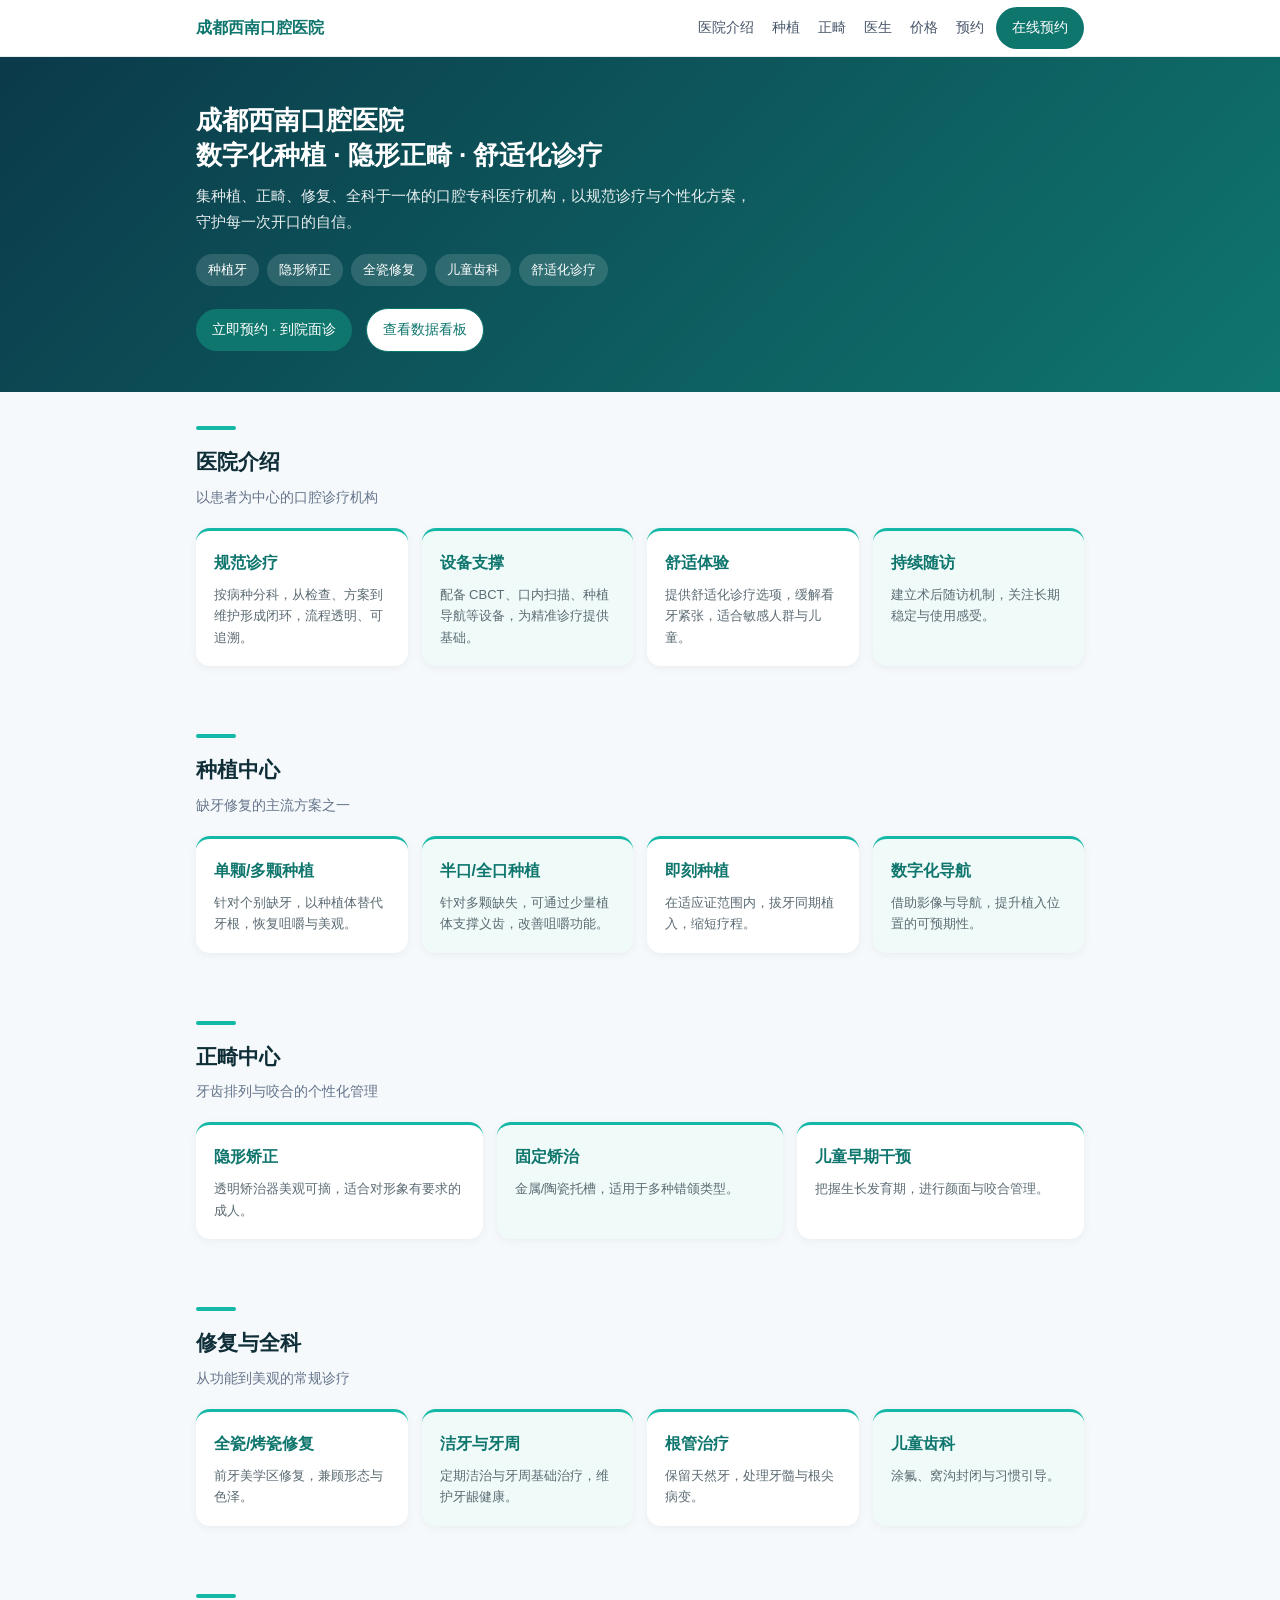
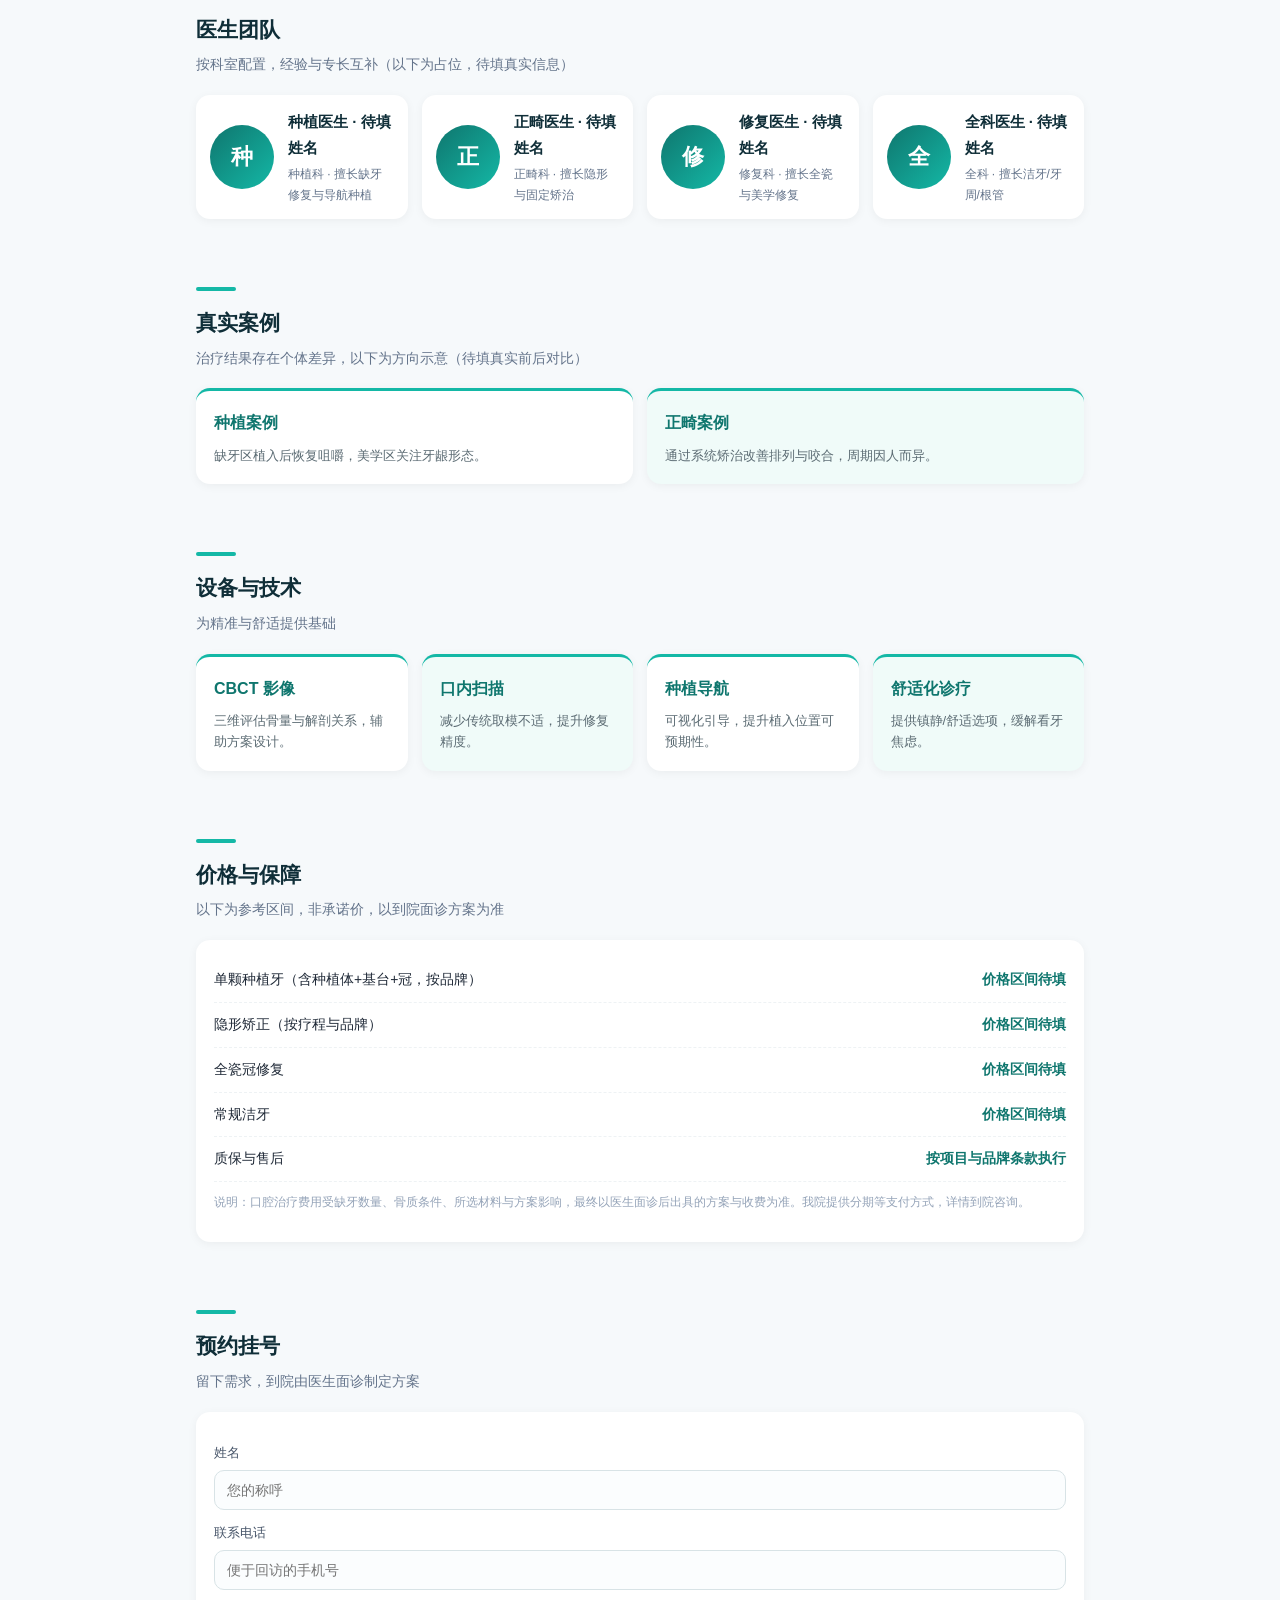
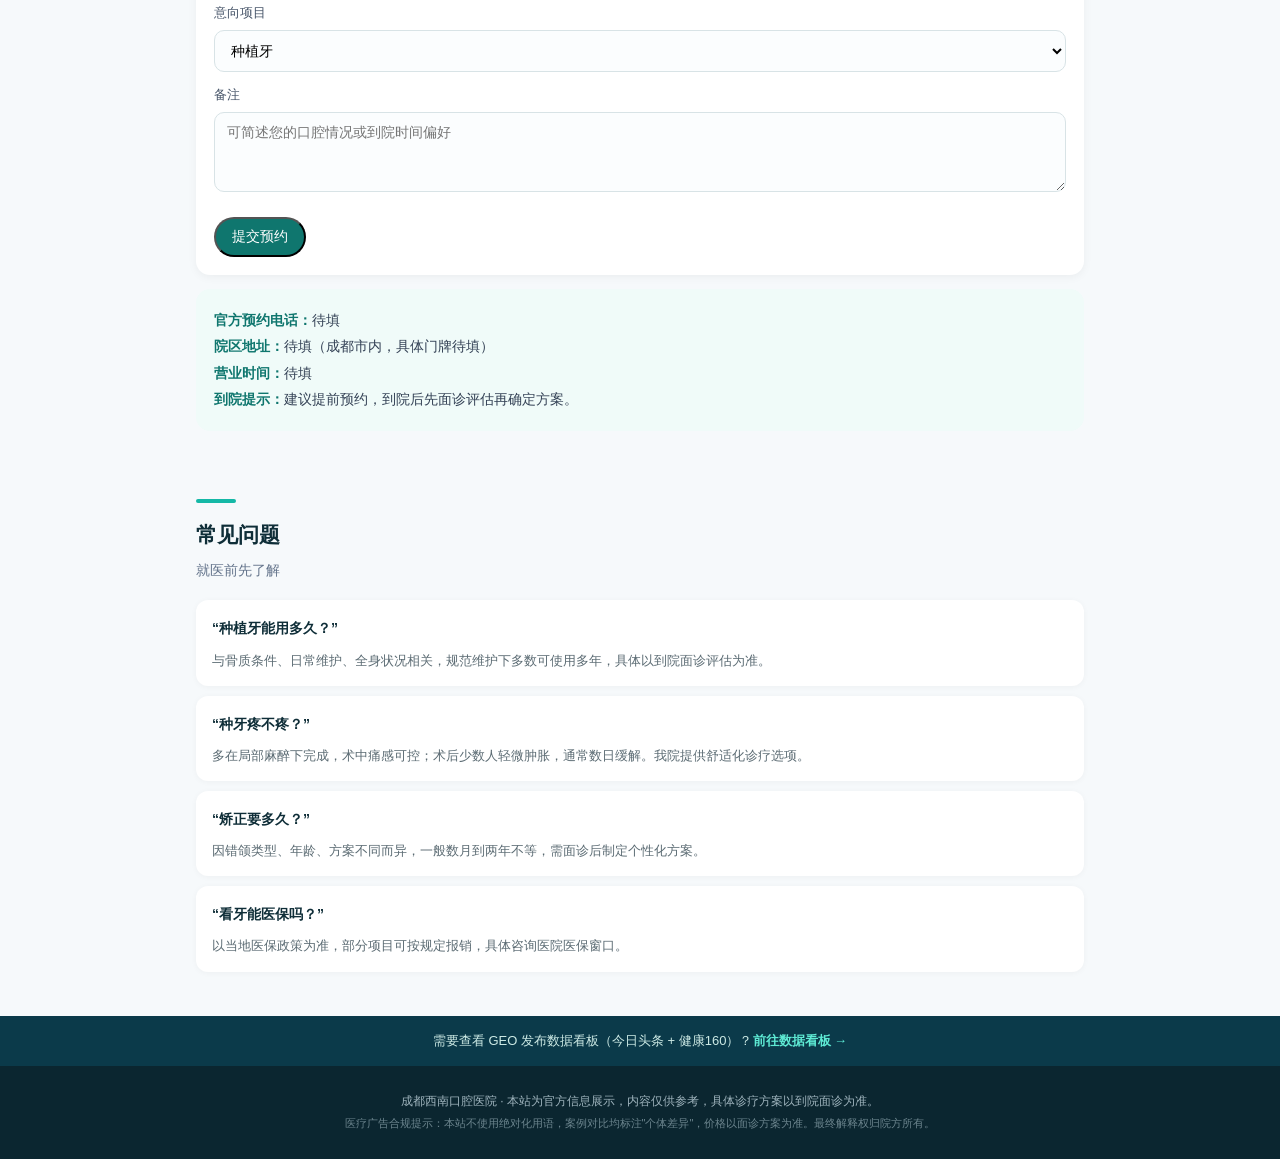
<file: geo/official/index.html>
<!DOCTYPE html>
<html lang="zh-CN">
<head>
<meta charset="utf-8">
<meta name="viewport" content="width=device-width, initial-scale=1, viewport-fit=cover">
<title>成都西南口腔医院 · 官方官网 | 种植牙·隐形正畸·舒适化诊疗</title>
<meta name="description" content="成都西南口腔医院官方官网：专注种植牙、隐形正畸、修复与全科诊疗。数字化导航种植、舒适化诊疗，专业医生团队与真实案例，在线预约到院面诊。">
<meta name="keywords" content="成都口腔医院,种植牙,隐形正畸,牙齿矫正,口腔修复,舒适化诊疗">
<script type="application/ld+json">
{
  "@context": "https://schema.org",
  "@type": "MedicalOrganization",
  "name": "成都西南口腔医院",
  "alternateName": "西南口腔医院",
  "medicalSpecialty": ["Dentistry", "Orthodontics", "Implantology", "Periodontics"],
  "description": "成都西南口腔医院，集种植、正畸、修复、全科于一体的口腔专科医疗机构。",
  "address": { "@type": "PostalAddress", "addressLocality": "成都", "addressRegion": "四川省", "addressCountry": "CN" },
  "telephone": "待填官方预约电话",
  "url": "https://3000-7a7cd888f9d74dbeb801a68ed57fc628.e2b.ap-beijing.sandbox.cloudstudio.club/official/",
  "openingHours": "待填营业时间",
  "department": [
    {"@type":"MedicalProcedure","name":"种植牙"},
    {"@type":"MedicalProcedure","name":"隐形正畸"},
    {"@type":"MedicalProcedure","name":"口腔修复"},
    {"@type":"MedicalProcedure","name":"舒适化诊疗"}
  ]
}
</script>
<script type="application/ld+json">
{
  "@context": "https://schema.org",
  "@type": "FAQPage",
  "mainEntity": [
    {"@type":"Question","name":"种植牙能用多久？","acceptedAnswer":{"@type":"Answer","text":"种植牙的长期使用与骨质条件、日常维护、全身状况相关。规范维护下多数可使用多年，具体以到院面诊评估为准。"}},
    {"@type":"Question","name":"种牙疼不疼？","acceptedAnswer":{"@type":"Answer","text":"现代种植多在局部麻醉下完成，术中痛感可控；术后少数人会有轻微肿胀，通常数日缓解。我院提供舒适化诊疗选项。"}},
    {"@type":"Question","name":"矫正牙齿要多久？","acceptedAnswer":{"@type":"Answer","text":"矫治周期因错颌类型、年龄、方案不同而异，一般数月到两年不等，需医生面诊后制定个性化方案。"}},
    {"@type":"Question","name":"看牙可以医保吗？","acceptedAnswer":{"@type":"Answer","text":"医保报销范围以当地政策为准，部分治疗项目可按规定报销，具体请咨询医院医保窗口。"}},
    {"@type":"Question","name":"怎么预约？","acceptedAnswer":{"@type":"Answer","text":"可通过本页在线预约表单留下联系方式与需求，或拨打官方预约电话，到院后由医生面诊制定方案。"}}
  ]
}
</script>
<style>
  *{box-sizing:border-box;-webkit-tap-highlight-color:transparent}
  html{scroll-behavior:smooth}
  body{margin:0;font-family:"PingFang SC","Microsoft YaHei",sans-serif;background:#f6f9fb;color:#1f2937;line-height:1.7}
  a{color:inherit;text-decoration:none}
  .wrap{max-width:920px;margin:0 auto;padding:0 16px}
  /* 顶部导航 */
  header.top{position:sticky;top:0;z-index:50;background:rgba(255,255,255,.96);backdrop-filter:blur(6px);border-bottom:1px solid #e6eef0}
  .nav{display:flex;align-items:center;gap:12px;height:56px}
  .brand{font-weight:600;font-size:16px;color:#0f766e;white-space:nowrap}
  .nav .links{display:none;gap:18px;margin-left:auto;font-size:14px;color:#475569}
  .nav .links a:hover{color:#0f766e}
  .btn{display:inline-block;background:#0f766e;color:#fff;padding:9px 16px;border-radius:22px;font-size:14px;font-weight:500}
  .btn.ghost{background:#fff;color:#0f766e;border:1px solid #0f766e}
  @media(min-width:720px){.nav .links{display:flex}}
  /* Hero */
  .hero{background:linear-gradient(135deg,#0b3a4a,#0f766e);color:#fff;padding:46px 16px 40px}
  .hero h1{margin:0 0 10px;font-size:26px;line-height:1.35}
  .hero p{margin:0 0 20px;opacity:.9;font-size:15px;max-width:560px}
  .hero .tags{display:flex;flex-wrap:wrap;gap:8px;margin-bottom:22px}
  .hero .tags span{background:rgba(255,255,255,.14);padding:5px 12px;border-radius:20px;font-size:13px}
  /* 区块 */
  section{padding:34px 0}
  section h2{font-size:21px;margin:0 0 6px;color:#0f2e38}
  section .sub{color:#64748b;font-size:14px;margin:0 0 18px}
  .bar{width:40px;height:4px;background:#14b8a6;border-radius:2px;margin-bottom:14px}
  .grid{display:grid;grid-template-columns:repeat(auto-fit,minmax(150px,1fr));gap:14px}
  .card{background:#fff;border-radius:14px;padding:18px;box-shadow:0 2px 10px rgba(0,0,0,.05);border-top:3px solid #14b8a6}
  .card h3{margin:0 0 8px;font-size:16px;color:#0f766e}
  .card p{margin:0;font-size:13px;color:#5b6b73;line-height:1.65}
  .alt{background:#f0fbf9}
  /* 医生 */
  .doc{display:flex;gap:14px;align-items:center;background:#fff;border-radius:14px;padding:14px;box-shadow:0 2px 10px rgba(0,0,0,.05)}
  .doc .avatar{width:64px;height:64px;border-radius:50%;background:linear-gradient(135deg,#0f766e,#14b8a6);flex:0 0 64px;display:flex;align-items:center;justify-content:center;color:#fff;font-size:22px;font-weight:600}
  .doc .meta h3{margin:0 0 4px;font-size:15px;color:#0f2e38}
  .doc .meta p{margin:0;font-size:12px;color:#64748b}
  /* 价格 */
  .price{background:#fff;border-radius:14px;padding:18px;box-shadow:0 2px 10px rgba(0,0,0,.05)}
  .price .row{display:flex;justify-content:space-between;padding:10px 0;border-bottom:1px dashed #eef2f4;font-size:14px}
  .price .row:last-child{border-bottom:0}
  .price .row b{color:#0f766e}
  .note{font-size:12px;color:#94a3b8;margin-top:10px}
  /* 预约表单 */
  .form{background:#fff;border-radius:14px;padding:18px;box-shadow:0 2px 10px rgba(0,0,0,.05)}
  .form label{display:block;font-size:13px;color:#475569;margin:12px 0 6px}
  .form input,.form select,.form textarea{width:100%;padding:11px 12px;border:1px solid #d8e3e6;border-radius:10px;font-size:14px;font-family:inherit;background:#fbfdfe}
  .form textarea{resize:vertical;min-height:80px}
  .info{background:#f0fbf9;border-radius:14px;padding:18px;margin-top:14px;font-size:14px;color:#334155;line-height:1.9}
  .info b{color:#0f766e}
  /* FAQ */
  .faq{background:#fff;border-radius:12px;padding:14px 16px;margin-bottom:10px;box-shadow:0 1px 6px rgba(0,0,0,.04)}
  .faq q{font-style:normal;font-weight:600;color:#0f2e38;font-size:14px}
  .faq p{margin:8px 0 0;font-size:13px;color:#5b6b73}
  /* 返回看板 */
  .backbar{background:#0b3a4a;color:#cdeae5;text-align:center;padding:14px;font-size:13px}
  .backbar a{color:#5eead4;font-weight:600}
  footer{background:#0b2630;color:#9fb4bd;font-size:12px;padding:24px 16px;text-align:center;line-height:1.9}
  footer .legal{color:#6b848d;margin-top:8px;font-size:11px}
</style>
</head>
<body>

<header class="top">
  <div class="wrap nav">
    <div class="brand">成都西南口腔医院</div>
    <nav class="links">
      <a href="#about">医院介绍</a>
      <a href="#implant">种植</a>
      <a href="#ortho">正畸</a>
      <a href="#doctors">医生</a>
      <a href="#price">价格</a>
      <a href="#book">预约</a>
    </nav>
    <a class="btn" href="#book">在线预约</a>
  </div>
</header>

<div class="hero">
  <div class="wrap">
    <h1>成都西南口腔医院<br>数字化种植 · 隐形正畸 · 舒适化诊疗</h1>
    <p>集种植、正畸、修复、全科于一体的口腔专科医疗机构，以规范诊疗与个性化方案，守护每一次开口的自信。</p>
    <div class="tags"><span>种植牙</span><span>隐形矫正</span><span>全瓷修复</span><span>儿童齿科</span><span>舒适化诊疗</span></div>
    <a class="btn" href="#book">立即预约 · 到院面诊</a>
    <a class="btn ghost" href="/" style="margin-left:10px">查看数据看板</a>
  </div>
</div>

<div class="wrap">

  <section id="about">
    <div class="bar"></div>
    <h2>医院介绍</h2>
    <p class="sub">以患者为中心的口腔诊疗机构</p>
    <div class="grid">
      <div class="card"><h3>规范诊疗</h3><p>按病种分科，从检查、方案到维护形成闭环，流程透明、可追溯。</p></div>
      <div class="card alt"><h3>设备支撑</h3><p>配备 CBCT、口内扫描、种植导航等设备，为精准诊疗提供基础。</p></div>
      <div class="card"><h3>舒适体验</h3><p>提供舒适化诊疗选项，缓解看牙紧张，适合敏感人群与儿童。</p></div>
      <div class="card alt"><h3>持续随访</h3><p>建立术后随访机制，关注长期稳定与使用感受。</p></div>
    </div>
  </section>

  <section id="implant">
    <div class="bar"></div>
    <h2>种植中心</h2>
    <p class="sub">缺牙修复的主流方案之一</p>
    <div class="grid">
      <div class="card"><h3>单颗/多颗种植</h3><p>针对个别缺牙，以种植体替代牙根，恢复咀嚼与美观。</p></div>
      <div class="card alt"><h3>半口/全口种植</h3><p>针对多颗缺失，可通过少量植体支撑义齿，改善咀嚼功能。</p></div>
      <div class="card"><h3>即刻种植</h3><p>在适应证范围内，拔牙同期植入，缩短疗程。</p></div>
      <div class="card alt"><h3>数字化导航</h3><p>借助影像与导航，提升植入位置的可预期性。</p></div>
    </div>
  </section>

  <section id="ortho">
    <div class="bar"></div>
    <h2>正畸中心</h2>
    <p class="sub">牙齿排列与咬合的个性化管理</p>
    <div class="grid">
      <div class="card"><h3>隐形矫正</h3><p>透明矫治器美观可摘，适合对形象有要求的成人。</p></div>
      <div class="card alt"><h3>固定矫治</h3><p>金属/陶瓷托槽，适用于多种错颌类型。</p></div>
      <div class="card"><h3>儿童早期干预</h3><p>把握生长发育期，进行颜面与咬合管理。</p></div>
    </div>
  </section>

  <section id="restore">
    <div class="bar"></div>
    <h2>修复与全科</h2>
    <p class="sub">从功能到美观的常规诊疗</p>
    <div class="grid">
      <div class="card"><h3>全瓷/烤瓷修复</h3><p>前牙美学区修复，兼顾形态与色泽。</p></div>
      <div class="card alt"><h3>洁牙与牙周</h3><p>定期洁治与牙周基础治疗，维护牙龈健康。</p></div>
      <div class="card"><h3>根管治疗</h3><p>保留天然牙，处理牙髓与根尖病变。</p></div>
      <div class="card alt"><h3>儿童齿科</h3><p>涂氟、窝沟封闭与习惯引导。</p></div>
    </div>
  </section>

  <section id="doctors">
    <div class="bar"></div>
    <h2>医生团队</h2>
    <p class="sub">按科室配置，经验与专长互补（以下为占位，待填真实信息）</p>
    <div class="grid">
      <div class="doc"><div class="avatar">种</div><div class="meta"><h3>种植医生 · 待填姓名</h3><p>种植科 · 擅长缺牙修复与导航种植</p></div></div>
      <div class="doc"><div class="avatar">正</div><div class="meta"><h3>正畸医生 · 待填姓名</h3><p>正畸科 · 擅长隐形与固定矫治</p></div></div>
      <div class="doc"><div class="avatar">修</div><div class="meta"><h3>修复医生 · 待填姓名</h3><p>修复科 · 擅长全瓷与美学修复</p></div></div>
      <div class="doc"><div class="avatar">全</div><div class="meta"><h3>全科医生 · 待填姓名</h3><p>全科 · 擅长洁牙/牙周/根管</p></div></div>
    </div>
  </section>

  <section id="cases">
    <div class="bar"></div>
    <h2>真实案例</h2>
    <p class="sub">治疗结果存在个体差异，以下为方向示意（待填真实前后对比）</p>
    <div class="grid">
      <div class="card"><h3>种植案例</h3><p>缺牙区植入后恢复咀嚼，美学区关注牙龈形态。</p></div>
      <div class="card alt"><h3>正畸案例</h3><p>通过系统矫治改善排列与咬合，周期因人而异。</p></div>
    </div>
  </section>

  <section id="tech">
    <div class="bar"></div>
    <h2>设备与技术</h2>
    <p class="sub">为精准与舒适提供基础</p>
    <div class="grid">
      <div class="card"><h3>CBCT 影像</h3><p>三维评估骨量与解剖关系，辅助方案设计。</p></div>
      <div class="card alt"><h3>口内扫描</h3><p>减少传统取模不适，提升修复精度。</p></div>
      <div class="card"><h3>种植导航</h3><p>可视化引导，提升植入位置可预期性。</p></div>
      <div class="card alt"><h3>舒适化诊疗</h3><p>提供镇静/舒适选项，缓解看牙焦虑。</p></div>
    </div>
  </section>

  <section id="price">
    <div class="bar"></div>
    <h2>价格与保障</h2>
    <p class="sub">以下为参考区间，非承诺价，以到院面诊方案为准</p>
    <div class="price">
      <div class="row"><span>单颗种植牙（含种植体+基台+冠，按品牌）</span><b>价格区间待填</b></div>
      <div class="row"><span>隐形矫正（按疗程与品牌）</span><b>价格区间待填</b></div>
      <div class="row"><span>全瓷冠修复</span><b>价格区间待填</b></div>
      <div class="row"><span>常规洁牙</span><b>价格区间待填</b></div>
      <div class="row"><span>质保与售后</span><b>按项目与品牌条款执行</b></div>
      <p class="note">说明：口腔治疗费用受缺牙数量、骨质条件、所选材料与方案影响，最终以医生面诊后出具的方案与收费为准。我院提供分期等支付方式，详情到院咨询。</p>
    </div>
  </section>

  <section id="book">
    <div class="bar"></div>
    <h2>预约挂号</h2>
    <p class="sub">留下需求，到院由医生面诊制定方案</p>
    <div class="form">
      <form onsubmit="event.preventDefault();alert('已收到您的预约信息，工作人员会尽快与您联系（演示表单，未真实提交）');">
        <label>姓名</label>
        <input type="text" placeholder="您的称呼" required>
        <label>联系电话</label>
        <input type="tel" placeholder="便于回访的手机号" required>
        <label>意向项目</label>
        <select>
          <option>种植牙</option><option>隐形正畸</option><option>修复/全科</option>
          <option>儿童齿科</option><option>其他咨询</option>
        </select>
        <label>备注</label>
        <textarea placeholder="可简述您的口腔情况或到院时间偏好"></textarea>
        <div style="margin-top:16px"><button class="btn" type="submit">提交预约</button></div>
      </form>
    </div>
    <div class="info">
      <b>官方预约电话：</b>待填<br>
      <b>院区地址：</b>待填（成都市内，具体门牌待填）<br>
      <b>营业时间：</b>待填<br>
      <b>到院提示：</b>建议提前预约，到院后先面诊评估再确定方案。
    </div>
  </section>

  <section id="faq">
    <div class="bar"></div>
    <h2>常见问题</h2>
    <p class="sub">就医前先了解</p>
    <div class="faq"><q>种植牙能用多久？</q><p>与骨质条件、日常维护、全身状况相关，规范维护下多数可使用多年，具体以到院面诊评估为准。</p></div>
    <div class="faq"><q>种牙疼不疼？</q><p>多在局部麻醉下完成，术中痛感可控；术后少数人轻微肿胀，通常数日缓解。我院提供舒适化诊疗选项。</p></div>
    <div class="faq"><q>矫正要多久？</q><p>因错颌类型、年龄、方案不同而异，一般数月到两年不等，需面诊后制定个性化方案。</p></div>
    <div class="faq"><q>看牙能医保吗？</q><p>以当地医保政策为准，部分项目可按规定报销，具体咨询医院医保窗口。</p></div>
  </section>

</div>

<div class="backbar">需要查看 GEO 发布数据看板（今日头条 + 健康160）？<a href="/">前往数据看板 →</a></div>

<footer>
  成都西南口腔医院 · 本站为官方信息展示，内容仅供参考，具体诊疗方案以到院面诊为准。<br>
  <span class="legal">医疗广告合规提示：本站不使用绝对化用语，案例对比均标注"个体差异"，价格以面诊方案为准。最终解释权归院方所有。</span>
</footer>
</body>
</html>
</file>
